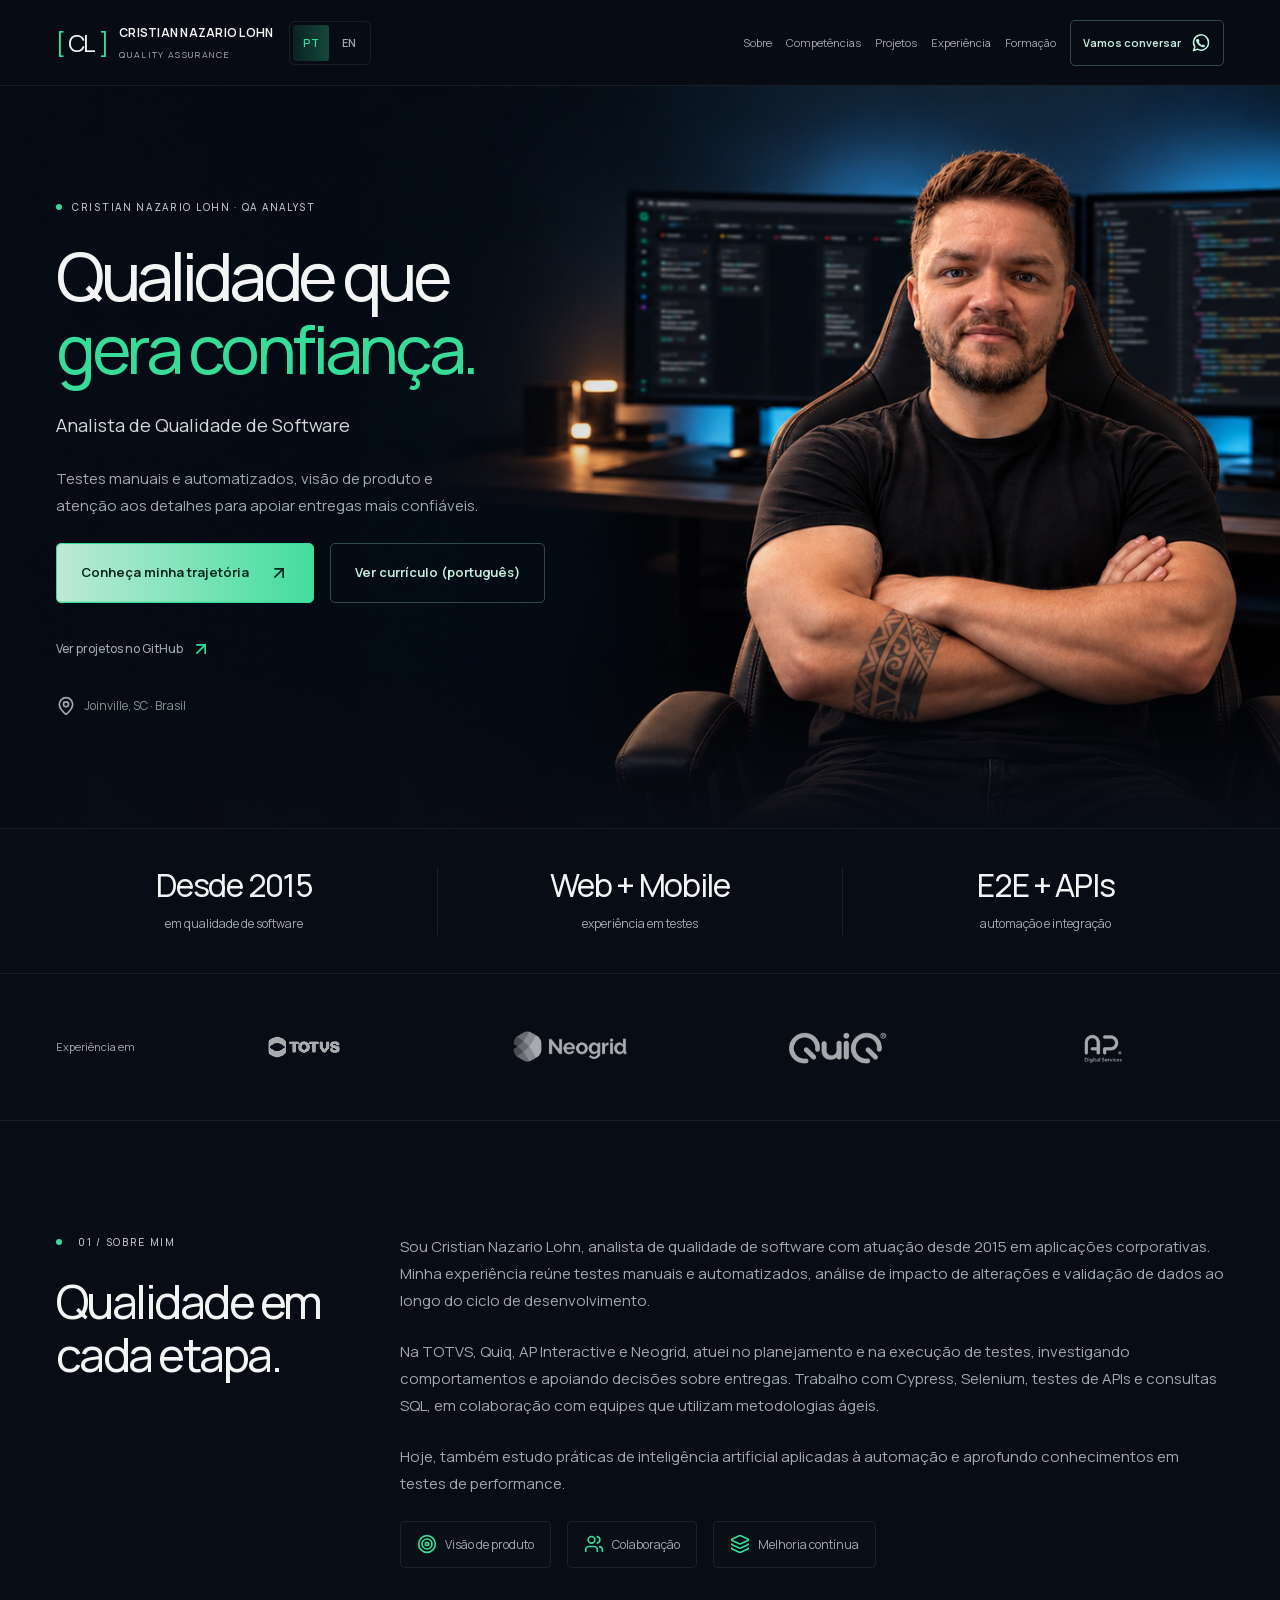
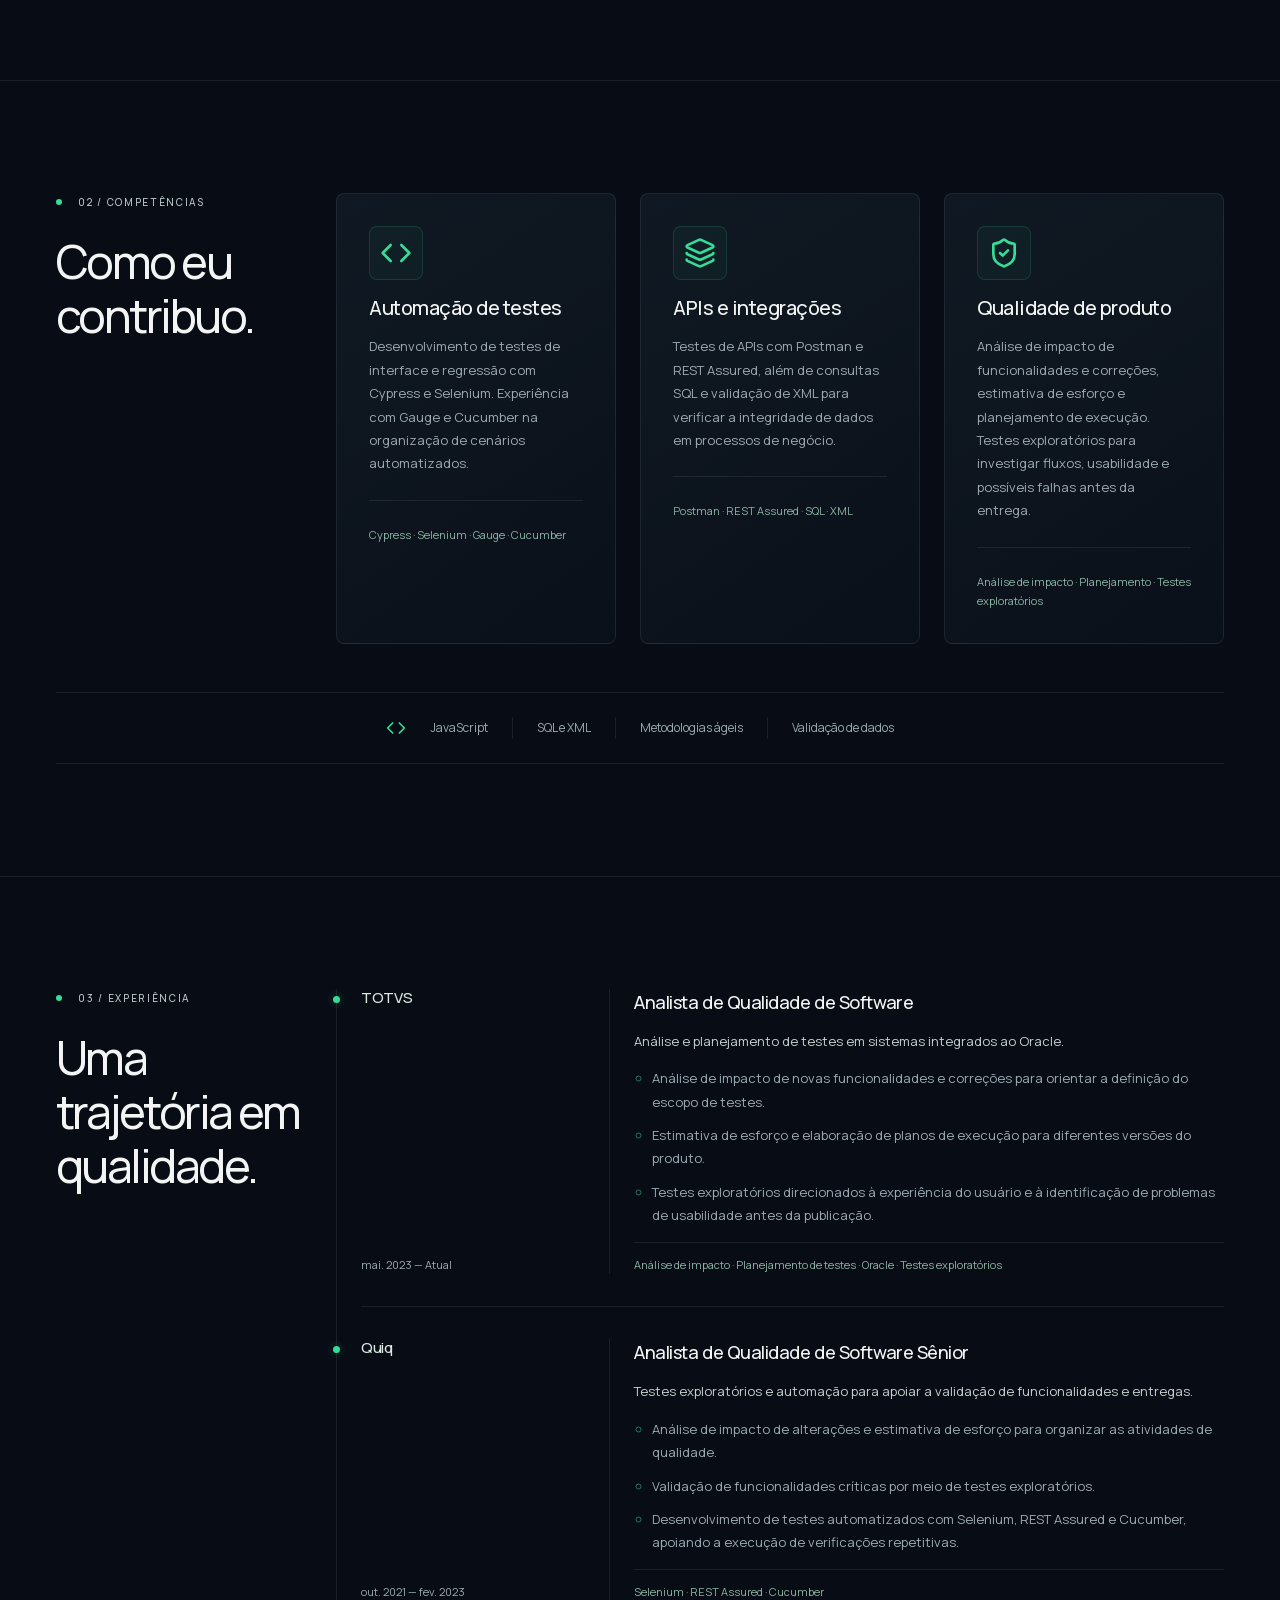
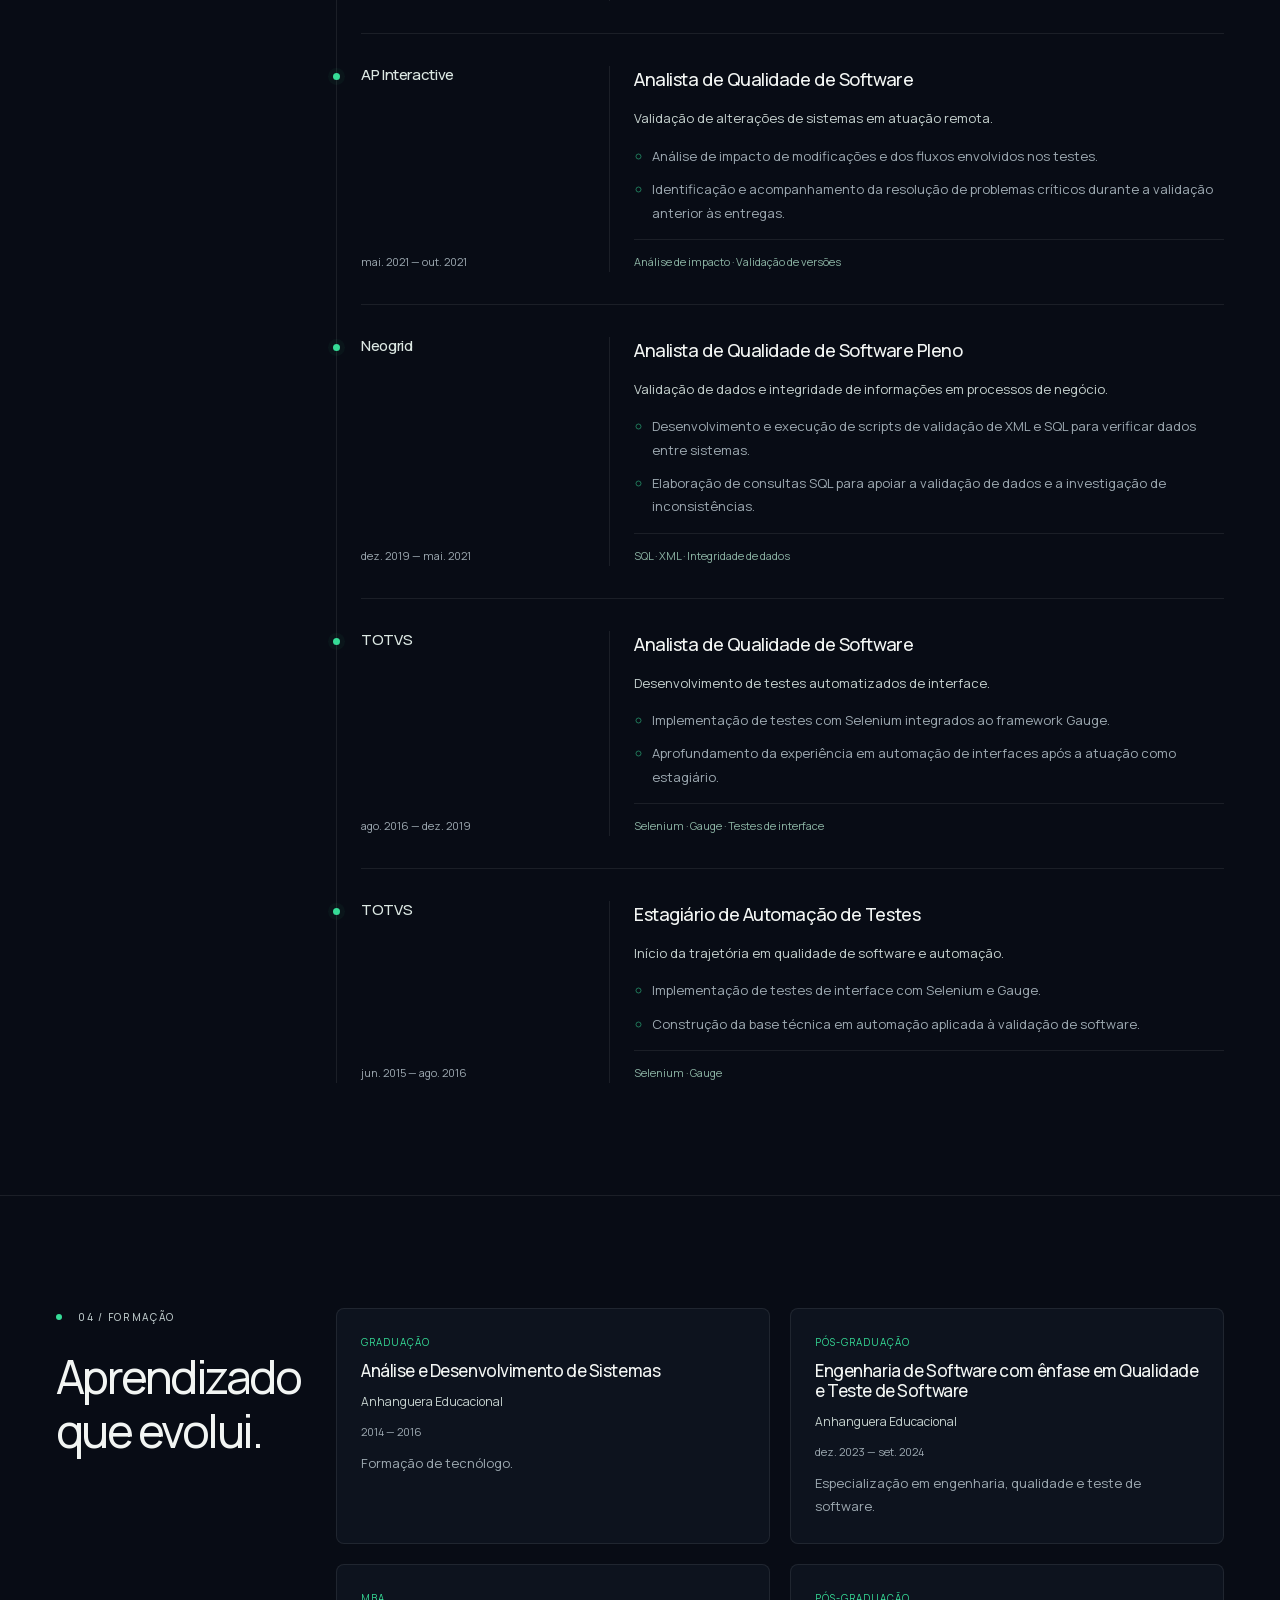
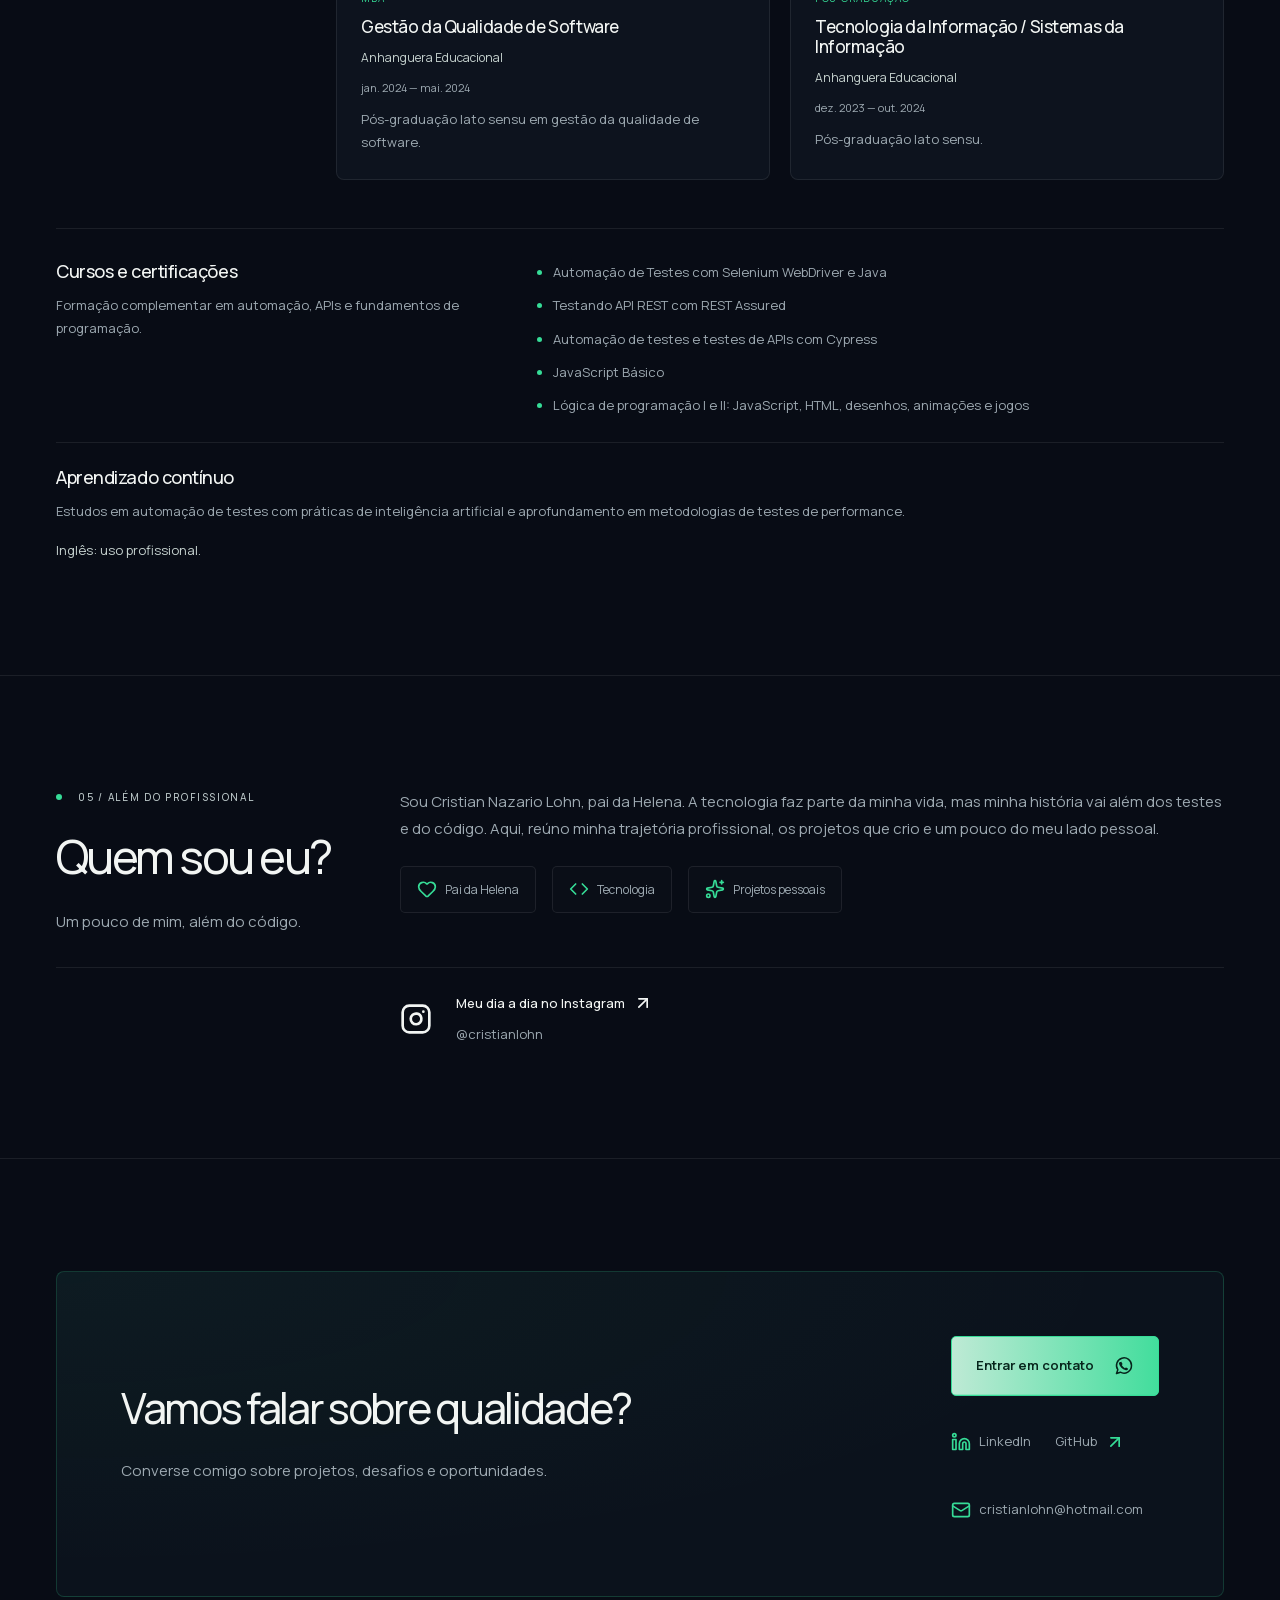
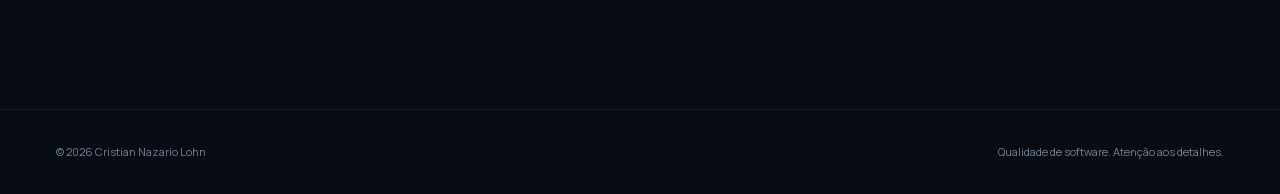
<file: index.html>
<!doctype html>
<html lang="pt-BR"><head data-forma-key="742e4d9d-9f48-4f87-aa64-7927dced3a9f">
  <meta charset="UTF-8" data-forma-key="9983ed4c-b155-4bf8-a88c-44a43e7c2e31">
  <meta name="viewport" content="width=device-width, initial-scale=1" data-forma-key="8f0eb5d0-8ad1-4099-90ef-3b623051bb37">
  <meta name="robots" content="noindex, nofollow" data-forma-key="2f94a19f-b52a-4fed-840d-349de835027e">
  <meta name="description" content="Cristian Nazario Lohn, Analista de Qualidade de Software. Conheça minha trajetória, competências em testes manuais e automatizados e experiência em QA." data-forma-key="b9e9b848-1a5d-459b-8c3f-c9a0f7692f71">
  <title data-forma-key="9aa887f6-1d7d-4786-8fc0-e8adf25eac3b">Cristian Nazario Lohn — Qualidade de Software</title>
  <link rel="canonical" href="https://cristian.catuto.com.br/" data-forma-key="1c12a1f9-e71f-415e-99da-c8a3e72d5868">
  <link rel="alternate" hreflang="pt-BR" href="https://cristian.catuto.com.br/" data-forma-key="6781f5dc-56b7-4345-b699-5896ac59e36e">
  <link rel="alternate" hreflang="en" href="https://cristian.catuto.com.br/en/" data-forma-key="3ee3ec5b-19f3-40ae-8611-83c78499cb49">
  <link rel="alternate" hreflang="x-default" href="https://cristian.catuto.com.br/" data-forma-key="04fc92af-a755-43ab-b5c2-870bcc5d5f09">
  <meta property="og:url" content="https://cristian.catuto.com.br/" data-forma-key="e7a039b3-a858-4ad7-be27-ee0f96ddf6d6">
  <link rel="preload" href="assets/fonts/manrope-latin.woff2" as="font" type="font/woff2" crossorigin="" data-forma-key="5790b11b-8f99-4539-b1a7-6a12e50d7567">
  <link rel="stylesheet" href="assets/css/design-system.css" data-forma-key="fc940d8b-b072-4610-8c36-0ea47c623e97">
  <link rel="stylesheet" href="assets/css/style.desktop-f0684711.desktop-61d12e92.desktop-a07adba9.css" data-forma-key="31aaf127-f1d8-489a-ad68-68d83e2b8c03">
  <script src="assets/js/script.js" defer="" data-forma-key="41aaf5b6-e6ce-45b0-b7a5-720bc6cd0e49"></script>
<link rel="stylesheet" href="assets/fonts/fonts.css" data-forma-fonts="v1" data-forma-key="6e2684af-e024-4312-915a-ea4380494b94">
  <link rel="stylesheet" href="assets/css/catuto.desktop-5f5ec388.css" data-forma-key="67589ba0-3332-41af-ae6a-5db65466fd49">
</head>
<body data-forma-key="14867813-5987-40bb-b710-be8789e90deb">
  <a class="skip-link" href="./#conteudo" data-forma-key="c2080b8b-1824-477d-8bae-7bbf7bc5b649">Pular para o conteúdo</a>
  <header class="site-header" data-forma-key="4c300025-f7d0-4d95-b64b-87d9cd71864e">
    <div class="container header-inner" data-forma-key="7bf687e1-f96b-43d4-aa79-5fbf2a7b2ddb">
      <div class="header-top" data-forma-key="49086fad-dbce-4c9e-b12e-f681833be311">
      <a class="brand" href="./#inicio" aria-label="Cristian Nazario Lohn — início" data-forma-key="dc96ae3b-84cf-4351-a38d-ce4e71ce4bdc">
        <span class="brand-monogram" data-forma-key="b7aafc8d-180f-4357-84bf-5080e225092a"><span data-forma-key="a0129a79-0e78-473b-b45f-ccb98b17dc2b">[</span> CL <span data-forma-key="0508b1cb-c73a-41f7-af20-dbaf592a3876">]</span></span>
        <span class="brand-copy" data-forma-key="ef7a4892-4233-4d1c-8fd2-88f455ca100a"><strong data-forma-key="8bee6671-1e4e-4340-9046-6eab96d088b0">CRISTIAN NAZARIO LOHN</strong><span data-forma-key="e9b18302-4c0b-4a6d-96dc-5054d81d15ee">QUALITY ASSURANCE</span></span>
      </a>
      <div class="header-tools" data-forma-key="152312d0-6cd4-47f5-b81c-4483d1039397">
      <nav class="language-switch" aria-label="Idioma do site" data-forma-key="6ac04dea-16c1-413a-a270-368f1757110f">
        <a href="./" lang="pt-BR" hreflang="pt-BR" aria-label="Ver site em português" aria-current="page" data-language="pt" data-forma-key="4ff1a3fa-d304-458e-a639-8c672a1d58e4">PT</a>
        <a href="en-index/" lang="en" hreflang="en" aria-label="View website in English" data-language="en" data-forma-key="4cf42782-ff09-47e8-83c8-8c7b0c92f201">EN</a>
      </nav>
      <button class="menu-toggle" type="button" aria-expanded="false" aria-controls="navegacao" aria-label="Abrir menu" hidden="" data-forma-key="e2dc806b-8d58-4721-88e9-78e6590f2c5d"><svg xmlns="http://www.w3.org/2000/svg" width="24" height="24" viewBox="0 0 24 24" fill="none" stroke="currentColor" stroke-width="2" stroke-linecap="round" stroke-linejoin="round" data-iconstack="lucide:menu" class="icon menu-open-icon" aria-hidden="true" data-forma-key="ca96365d-d037-4f20-b948-05637d95c789">
  <path d="M4 5h16" data-forma-key="88a4a859-e239-4981-a6b9-5c4b9770a89e"></path>
  <path d="M4 12h16" data-forma-key="3546e34a-1cf1-42ae-9961-db4bcc3199de"></path>
  <path d="M4 19h16" data-forma-key="5461d4e9-a171-4af3-8baa-d03f6dce5ae8"></path>
</svg><svg xmlns="http://www.w3.org/2000/svg" width="24" height="24" viewBox="0 0 24 24" fill="none" stroke="currentColor" stroke-width="2" stroke-linecap="round" stroke-linejoin="round" data-iconstack="lucide:x" class="icon menu-close-icon" aria-hidden="true" data-forma-key="3ad62909-d944-4ab8-8fec-906572bcebbf">
  <path d="M18 6 6 18" data-forma-key="bf757103-cc81-4ea0-9744-3319e658ba67"></path>
  <path d="m6 6 12 12" data-forma-key="fae80df3-5988-4eac-815b-bbb7613c7fda"></path>
</svg></button>
      </div>
      </div>
      <nav id="navegacao" class="site-nav" aria-label="Navegação principal" data-forma-key="ee969221-5b8d-419b-bd38-e894dca46cb7">
        <a href="./#sobre" data-forma-key="6d7f6e25-3101-4a9c-8c3d-772a8caf07f3">Sobre</a>
        <a href="./#competencias" data-forma-key="9b840157-7156-4829-abe5-04555a7d4194">Competências</a>
        <a href="https://github.com/cristianlohn" target="_blank" rel="noopener noreferrer" data-forma-key="055058e4-e272-46a8-abcf-c6c8f7aabedc">Projetos<span class="sr-only" data-forma-key="0ac3e207-fdae-4ffa-b29f-30ae47866eea"> (abre em nova aba)</span></a>
        <a href="./#experiencia" data-forma-key="4bd98d69-efd3-40c3-8c1c-f7a2778ec764">Experiência</a>
        <a href="./#formacao" data-forma-key="9717a9ca-ff2b-4d89-9a7a-0aeeb63c894c">Formação</a>
        <a class="button button-outline header-cta" href="https://wa.me/5547996348698" data-forma-key="799c18f9-7103-4ac1-b21e-9382712a45c8" target="_blank" rel="noopener noreferrer">Vamos conversar <svg xmlns="http://www.w3.org/2000/svg" width="24" height="24" viewBox="0 0 24 24" fill="none" stroke="currentColor" stroke-width="1.8" stroke-linecap="round" stroke-linejoin="round" class="icon" aria-hidden="true" data-forma-key="a4ad3e07-4c6c-4040-b8f3-d08653f3dc1e"><path d="M21 11.5a9 9 0 0 1-13.4 7.9L3 21l1.6-4.6A9 9 0 1 1 21 11.5Z"></path><path d="M8.2 7.2c.3-.3.7-.2.9.2l1 2c.1.3.1.5-.1.7l-.7.8a8 8 0 0 0 3.8 3.8l.8-.7c.2-.2.4-.2.7-.1l2 1c.4.2.5.6.2.9l-.8.9c-.5.5-1.2.6-1.9.4-4.1-1.3-7.3-4.5-8.1-7.9-.2-.6 0-1.1.4-1.5l.8-.5Z" fill="currentColor" stroke="none"></path></svg></a>
      </nav>
    </div>
  </header>
  <main id="conteudo" tabindex="-1" data-forma-key="a3f2a95a-30e2-476a-ab58-3d82d0fc401e">
    <section id="inicio" class="section hero" aria-labelledby="titulo-inicial" data-forma-key="8e636f5c-c1a6-4864-a711-31117a001e22">
      <div class="container hero-container" data-forma-key="b7aa131f-e36b-4c72-a81c-652af0d49705">
        <div class="hero-content" data-forma-key="b6f5f990-feed-4f47-9345-97583b636f5d">
          <p class="eyebrow" data-forma-key="7eef5d60-1d99-429b-ba08-0615f711c372">CRISTIAN NAZARIO LOHN · QA ANALYST</p>
          <h1 id="titulo-inicial" data-forma-key="efeffb3e-6d5a-4dc8-94ce-3c5b405af692">Qualidade que <span class="accent" data-forma-key="457de232-11fe-48e1-807c-66b6f140edcd">gera confiança.</span></h1>
          <p class="hero-subtitle" data-forma-key="3e6e06c0-147f-4b92-b8ca-0fda0dfb0741">Analista de Qualidade de Software</p>
          <p class="hero-description" data-forma-key="c8a8c492-d217-4e60-a194-172bf9676aa9">Testes manuais e automatizados, visão de produto e atenção aos detalhes para apoiar entregas mais confiáveis.</p>
          <div class="hero-actions" data-forma-key="dc5c4afa-51f6-41e9-b270-d23f65b15f9b">
            <a class="button button-primary" href="./#experiencia" data-forma-key="3dac3223-a539-42c6-9c62-af85baa8a429" style="background-image: linear-gradient(90deg, rgb(190, 234, 213) 0%, rgb(54, 220, 151) 50%, rgb(190, 234, 213) 100%) !important;">Conheça minha trajetória <svg xmlns="http://www.w3.org/2000/svg" width="24" height="24" viewBox="0 0 24 24" fill="none" stroke="currentColor" stroke-width="2" stroke-linecap="round" stroke-linejoin="round" data-iconstack="lucide:arrow-up-right" class="icon" aria-hidden="true" data-forma-key="e6925459-a72e-4fce-992b-20682167cbac">
  <path d="M7 7h10v10" data-forma-key="9736c76c-9d65-4e5f-a08a-ba3d9e25eadd"></path>
  <path d="M7 17 17 7" data-forma-key="3987d7a2-ca54-415b-9e2c-d72a67a01587"></path>
</svg></a>
            <a class="button button-outline" href="https://drive.google.com/file/d/1pOPej44ps9NyS-fhHo_g3kHNrRXFnWnm/view?usp=drive_link" target="_blank" rel="noopener noreferrer" aria-describedby="curriculo-status" data-forma-key="7ab9459f-7ce8-4493-8e4a-08d37436244b">Ver currículo (português)</a>
          </div>
          <span id="curriculo-status" class="sr-only" data-forma-key="b1137975-ce81-480c-a73e-731fed3c0461">Abre o currículo no Google Drive em nova aba, onde pode ser baixado.</span>
          <a class="text-link" href="https://github.com/cristianlohn" target="_blank" rel="noopener noreferrer" data-forma-key="67752bb2-05aa-4080-98fe-c2156bc2e9f9">Ver projetos no GitHub <svg xmlns="http://www.w3.org/2000/svg" width="24" height="24" viewBox="0 0 24 24" fill="none" stroke="currentColor" stroke-width="2" stroke-linecap="round" stroke-linejoin="round" data-iconstack="lucide:arrow-up-right" class="icon" aria-hidden="true" data-forma-key="9cc343e4-4bba-4084-90c5-b2644f8377c8">
  <path d="M7 7h10v10" data-forma-key="6d175dad-0327-4cf7-a5e8-7a4923d8625f"></path>
  <path d="M7 17 17 7" data-forma-key="0e1d576c-afc6-4c43-8e46-2c621e0aa292"></path>
</svg><span class="sr-only" data-forma-key="4a8c6a20-975f-4c25-a7e7-05efe18b2150"> (abre em nova aba)</span></a>
          <p class="location" data-forma-key="33f2ba75-2c5b-47ca-a6fa-ef207110425c"><svg xmlns="http://www.w3.org/2000/svg" width="24" height="24" viewBox="0 0 24 24" fill="none" stroke="currentColor" stroke-width="2" stroke-linecap="round" stroke-linejoin="round" data-iconstack="lucide:map-pin" class="icon" aria-hidden="true" data-forma-key="d19ad328-72fa-4801-9873-93d8d264480c">
  <path d="M20 10c0 4.993-5.539 10.193-7.399 11.799a1 1 0 0 1-1.202 0C9.539 20.193 4 14.993 4 10a8 8 0 0 1 16 0" data-forma-key="c2f0f555-39dd-4ba5-a63c-6c30dc3b4e31"></path>
  <circle cx="12" cy="10" r="3" data-forma-key="04646c87-feaa-420f-87af-850e1621ba1f"></circle>
</svg>Joinville, SC · Brasil</p>
        </div>
      </div>
    </section>
    <section id="indicadores" class="section metrics-section" aria-label="Experiência em qualidade de software" data-forma-key="7330e6f1-24eb-44a1-90bd-83e99eb5f4aa">
      <div class="container" data-forma-key="b3255865-a437-41c3-9ccd-df9de93802f8">
        <dl class="metrics" data-forma-key="dd882871-c83d-4478-8d45-3541f4d4e920">
          <div class="metric" data-forma-key="cf249027-8048-4ed5-b863-749fd20d5ea1"><dt data-forma-key="eaaa8a8a-2cda-4071-acee-99eab3251bf2">Desde 2015</dt><dd data-forma-key="74ae7a3b-f468-4586-a7b3-60161720b401">em qualidade de software</dd></div>
          <div class="metric" data-forma-key="903e0086-c180-4fe1-b179-5d9920c686d0"><dt data-forma-key="bf742ef1-be90-4cb7-a1b3-cad79828027f">Web + Mobile</dt><dd data-forma-key="bcd946fd-5a9a-420d-b773-1a901ab09d12">experiência em testes</dd></div>
          <div class="metric" data-forma-key="6201c470-e99e-4cec-b5ac-2a0b8f2f59a7"><dt data-forma-key="094bece9-a1b9-44bf-9021-9d951dd04c40">E2E + APIs</dt><dd data-forma-key="8f62a066-bbaf-4a23-88b7-7e402cb95190">automação e integração</dd></div>
        </dl>
      </div>
    </section>
    <section id="empresas" class="section companies-section" aria-label="Empresas da trajetória profissional" data-forma-key="e9a70122-bdc3-4141-b016-9cdff4b847a7">
      <div class="container companies-inner" data-forma-key="a5bbbf54-ce80-444f-8b50-33b036ad1959">
        <p class="companies-label" data-forma-key="a46a0ac1-1d5f-4f46-ab47-26d3c203ffcf">Experiência em</p>
        <ul class="companies-list" data-forma-key="28f26c93-5257-43f2-ab10-fab9dc5a3430"><li class="company-logo-tile" data-forma-key="6106e433-090f-4cb1-a2fa-3554da2aa9e3"><img class="company-logo" src="assets/img/totvs-monochrome.svg" alt="TOTVS" width="3840" height="2160" loading="lazy" decoding="async" data-forma-key="a1198cf8-ab8e-4d60-a4ad-91e5b4a138ad"></li><li class="company-logo-tile" data-forma-key="b6c41aa0-2506-4a37-9ee6-a79b7d636646"><img class="company-logo" src="assets/img/neogrid-monochrome.svg" alt="Neogrid" width="5334" height="1705" loading="lazy" decoding="async" data-forma-key="0ce022ba-daf2-4005-93bc-ebd09f83ea44"></li><li class="company-logo-tile" data-forma-key="a882c582-d415-4e00-a232-703e985b5e5e"><img class="company-logo" src="assets/img/quiq-monochrome.svg" alt="QUIQ" width="160" height="80" loading="lazy" decoding="async" data-forma-key="93e329b5-295a-4de4-aaea-027026f09115"></li><li class="company-logo-tile company-logo-square" data-forma-key="e671ac69-a40b-4e4c-bec6-2478634e35eb"><img class="company-logo" src="assets/img/ap-digital-monochrome.svg" alt="AP Digital Services" width="80" height="80" loading="lazy" decoding="async" data-forma-key="b3fde369-e928-4f1a-9dbb-7465171b8d37"></li></ul>
      </div>
    </section>
    <section id="sobre" class="section" aria-labelledby="sobre-titulo" data-forma-key="c3ba05f8-9756-4739-9119-c0c5e84da14c">
      <div class="container editorial about-layout" data-forma-key="85815545-b7d5-4165-9bf7-dd0da5c2da23">
        <div class="section-heading" data-forma-key="fc2fdc4e-82df-4617-bb09-1f1dbdd31416"><p class="eyebrow section-label" data-forma-key="75632781-7ea0-41c0-b616-4422eefb80d8">01 / SOBRE MIM</p><h2 id="sobre-titulo" data-forma-key="cc4a38bb-6ec4-4530-b418-54c46ba48815">Qualidade em cada etapa.</h2></div>
        <div class="section-content about-content" data-forma-key="9a36236f-5109-461f-b6e3-e2404b78d47c">
          <p data-forma-key="be56d87c-e085-4873-b326-566cf76bcc9a">Sou Cristian Nazario Lohn, analista de qualidade de software com atuação desde 2015 em aplicações corporativas. Minha experiência reúne testes manuais e automatizados, análise de impacto de alterações e validação de dados ao longo do ciclo de desenvolvimento.</p>
          <p data-forma-key="fea5ef19-948c-4524-bdf0-def0646dd85d">Na TOTVS, Quiq, AP Interactive e Neogrid, atuei no planejamento e na execução de testes, investigando comportamentos e apoiando decisões sobre entregas. Trabalho com Cypress, Selenium, testes de APIs e consultas SQL, em colaboração com equipes que utilizam metodologias ágeis.</p>
          <p data-forma-key="bdb76965-25fe-43c4-aa55-f1fac7ae953b">Hoje, também estudo práticas de inteligência artificial aplicadas à automação e aprofundo conhecimentos em testes de performance.</p>
          <ul class="attributes" data-forma-key="0b86bef9-ffc2-4713-b78c-d4c8814bed16">
            <li data-forma-key="8215ca3f-fa63-4dd1-83a4-569e348ce6c1"><svg xmlns="http://www.w3.org/2000/svg" width="24" height="24" viewBox="0 0 24 24" fill="none" stroke="currentColor" stroke-width="2" stroke-linecap="round" stroke-linejoin="round" data-iconstack="lucide:target" class="icon" aria-hidden="true" data-forma-key="91557408-4e43-476b-87e8-d1455c538a46">
  <circle cx="12" cy="12" r="10" data-forma-key="a1f9e1be-28e7-4e68-b235-771f981a616d"></circle>
  <circle cx="12" cy="12" r="6" data-forma-key="0d10a93d-3e84-4172-aefe-643bbf97d568"></circle>
  <circle cx="12" cy="12" r="2" data-forma-key="f8bee81c-bea1-4395-8def-131145156cac"></circle>
</svg>Visão de produto</li>
            <li data-forma-key="e9d190e2-fc04-442b-bddc-5d15ec66d278"><svg xmlns="http://www.w3.org/2000/svg" width="24" height="24" viewBox="0 0 24 24" fill="none" stroke="currentColor" stroke-width="2" stroke-linecap="round" stroke-linejoin="round" data-iconstack="lucide:users" class="icon" aria-hidden="true" data-forma-key="824dfd18-0735-44c1-8d43-1091a72bae39">
  <path d="M16 21v-2a4 4 0 0 0-4-4H6a4 4 0 0 0-4 4v2" data-forma-key="40345660-7ba3-4194-81c7-3d41514c4bf9"></path>
  <path d="M16 3.128a4 4 0 0 1 0 7.744" data-forma-key="c675a8ff-c378-48dc-8bde-faa681a0e85d"></path>
  <path d="M22 21v-2a4 4 0 0 0-3-3.87" data-forma-key="a016f9bb-6868-442b-a3a9-b580e12382ed"></path>
  <circle cx="9" cy="7" r="4" data-forma-key="c9e31ddc-7d3d-4f66-bc6f-fd641c453c01"></circle>
</svg>Colaboração</li>
            <li data-forma-key="bc67764b-31a6-4164-8cdd-dfbd392c813f"><svg xmlns="http://www.w3.org/2000/svg" width="24" height="24" viewBox="0 0 24 24" fill="none" stroke="currentColor" stroke-width="2" stroke-linecap="round" stroke-linejoin="round" data-iconstack="lucide:layers" class="icon" aria-hidden="true" data-forma-key="bac233b8-288f-4521-b895-d0bc2e9b6c03">
  <path d="M12.83 2.18a2 2 0 0 0-1.66 0L2.6 6.08a1 1 0 0 0 0 1.83l8.58 3.91a2 2 0 0 0 1.66 0l8.58-3.9a1 1 0 0 0 0-1.83z" data-forma-key="cd55d8ca-1cff-450a-b154-d6e7236b15c4"></path>
  <path d="M2 12a1 1 0 0 0 .58.91l8.6 3.91a2 2 0 0 0 1.65 0l8.58-3.9A1 1 0 0 0 22 12" data-forma-key="43d6553d-3254-4233-8298-922481820077"></path>
  <path d="M2 17a1 1 0 0 0 .58.91l8.6 3.91a2 2 0 0 0 1.65 0l8.58-3.9A1 1 0 0 0 22 17" data-forma-key="1058a975-0eac-4f35-8de3-0aeedcfd3bd8"></path>
</svg>Melhoria contínua</li>
          </ul>
        </div>
      </div>
    </section>
    <section id="competencias" class="section" aria-labelledby="competencias-titulo" data-forma-key="b9d64bad-0340-4303-b612-b345364ae5e8">
      <div class="container competence-container" data-forma-key="33e30541-73d0-4791-877e-5ab4d11bd403">
        <div class="editorial competence-layout" data-forma-key="c486fc72-af21-4692-addf-f7c89107651c">
          <div class="section-heading" data-forma-key="e204f8bd-5767-4bce-be54-2c5d2daa3b54"><p class="eyebrow section-label" data-forma-key="4ce8ca84-b6ec-4abb-ba3b-d97f511f9256">02 / COMPETÊNCIAS</p><h2 id="competencias-titulo" data-forma-key="05870dad-28e9-40bc-ac94-e776e9c44845">Como eu contribuo.</h2></div>
          <div class="section-content skill-cards" data-forma-key="8d7a1c83-c7fd-4f1c-ad5c-27f67d742ee0">
            <article class="skill-card" data-forma-key="86390280-b6c9-457d-97b5-760297a29ebb"><svg xmlns="http://www.w3.org/2000/svg" width="24" height="24" viewBox="0 0 24 24" fill="none" stroke="currentColor" stroke-width="2" stroke-linecap="round" stroke-linejoin="round" data-iconstack="lucide:code" class="icon feature-icon" aria-hidden="true" data-forma-key="1eccf836-9bae-48e1-8148-3ad491835ece">
  <path d="m16 18 6-6-6-6" data-forma-key="d8d2acd4-1038-4ae7-a8ba-326ac4a51c1d"></path>
  <path d="m8 6-6 6 6 6" data-forma-key="84b1b6c2-0690-41d6-88d1-d6054bfd8a47"></path>
</svg><h3 data-forma-key="d0c79279-a787-453b-a954-2b4939bf9e02">Automação de testes</h3><p data-forma-key="f24024c7-58d5-45ce-88fc-dbe986b1c8c6">Desenvolvimento de testes de interface e regressão com Cypress e Selenium. Experiência com Gauge e Cucumber na organização de cenários automatizados.</p><p class="technologies" data-forma-key="1abcd2c2-fe58-416a-9f6c-ab1ea5e75f33">Cypress · Selenium · Gauge · Cucumber</p></article>
            <article class="skill-card" data-forma-key="7e8471a7-d719-4b0c-ad21-cfe68299fab4"><svg xmlns="http://www.w3.org/2000/svg" width="24" height="24" viewBox="0 0 24 24" fill="none" stroke="currentColor" stroke-width="2" stroke-linecap="round" stroke-linejoin="round" data-iconstack="lucide:layers" class="icon feature-icon" aria-hidden="true" data-forma-key="2f9a1e4b-83ba-4199-8ce5-d8ee6925b4fb">
  <path d="M12.83 2.18a2 2 0 0 0-1.66 0L2.6 6.08a1 1 0 0 0 0 1.83l8.58 3.91a2 2 0 0 0 1.66 0l8.58-3.9a1 1 0 0 0 0-1.83z" data-forma-key="eba4c046-c556-4dcd-ad47-f4633269d7ee"></path>
  <path d="M2 12a1 1 0 0 0 .58.91l8.6 3.91a2 2 0 0 0 1.65 0l8.58-3.9A1 1 0 0 0 22 12" data-forma-key="b0ab544d-702e-47cd-af9a-4c5c79c39158"></path>
  <path d="M2 17a1 1 0 0 0 .58.91l8.6 3.91a2 2 0 0 0 1.65 0l8.58-3.9A1 1 0 0 0 22 17" data-forma-key="2e140758-4cda-474e-9fb2-30cf8f60710d"></path>
</svg><h3 data-forma-key="d92f6d16-bf48-42e6-80e0-1d8344d1df4c">APIs e integrações</h3><p data-forma-key="20df728e-769d-4c7f-add8-bdc97989190d">Testes de APIs com Postman e REST Assured, além de consultas SQL e validação de XML para verificar a integridade de dados em processos de negócio.</p><p class="technologies" data-forma-key="f4681a75-882d-4ab3-bf8b-2b4a0196608b">Postman · REST Assured · SQL · XML</p></article>
            <article class="skill-card" data-forma-key="d80b5d01-1627-40b9-9fb5-792d5edeb170"><svg xmlns="http://www.w3.org/2000/svg" width="24" height="24" viewBox="0 0 24 24" fill="none" stroke="currentColor" stroke-width="2" stroke-linecap="round" stroke-linejoin="round" data-iconstack="lucide:shield-check" class="icon feature-icon" aria-hidden="true" data-forma-key="e4e5fea1-8194-429f-beb3-e8b12e79a2d6">
  <path d="M20 13c0 5-3.5 7.5-7.66 8.95a1 1 0 0 1-.67-.01C7.5 20.5 4 18 4 13V6a1 1 0 0 1 1-1c2 0 4.5-1.2 6.24-2.72a1.17 1.17 0 0 1 1.52 0C14.51 3.81 17 5 19 5a1 1 0 0 1 1 1z" data-forma-key="0367892d-c7ef-4459-ba45-755922c25fce"></path>
  <path d="m9 12 2 2 4-4" data-forma-key="0bf8ced2-4f3e-4505-851b-737556942cfa"></path>
</svg><h3 data-forma-key="ab0e3924-3d6a-4184-a557-fa8d2005a684">Qualidade de produto</h3><p data-forma-key="5dcd8111-9abd-457c-a51b-ce9ca724616c">Análise de impacto de funcionalidades e correções, estimativa de esforço e planejamento de execução. Testes exploratórios para investigar fluxos, usabilidade e possíveis falhas antes da entrega.</p><p class="technologies" data-forma-key="0eecdfdc-068e-4945-8fa0-2da01f83989e">Análise de impacto · Planejamento · Testes exploratórios</p></article>
          </div>
        </div>
        <div class="technology-band" data-forma-key="b6788c95-85dd-4b64-bf92-b5a0190c094c"><svg xmlns="http://www.w3.org/2000/svg" width="24" height="24" viewBox="0 0 24 24" fill="none" stroke="currentColor" stroke-width="2" stroke-linecap="round" stroke-linejoin="round" data-iconstack="lucide:code" class="icon" aria-hidden="true" data-forma-key="599b112f-c102-4078-ab44-86b8340fdc42">
  <path d="m16 18 6-6-6-6" data-forma-key="518f8bc1-0ce7-4fe0-9e7c-2ed5fb2cb599"></path>
  <path d="m8 6-6 6 6 6" data-forma-key="a41ad03c-2fbd-459c-bac5-45e2ffceef8f"></path>
</svg><ul data-forma-key="9f12c767-4fd1-4846-9256-9e2bbf31ba2b"><li data-forma-key="d7af45b5-441c-4f8c-ba19-4987238488c2">JavaScript</li><li data-forma-key="0c09d0bd-3741-4711-a691-ef560722aeb0">SQL e XML</li><li data-forma-key="1ad2168e-ce4b-4939-b15e-fce06e8aa8ed">Metodologias ágeis</li><li data-forma-key="a47d8880-37bb-4e69-89a9-d902088675c9">Validação de dados</li></ul></div>
      </div>
    </section>
    <section id="experiencia" class="section" aria-labelledby="experiencia-titulo" data-forma-key="7d1f0af5-8609-4e2b-9543-e49ea23e1a62">
      <div class="container editorial" data-forma-key="9368b618-1658-4a71-a07a-41db5a79beab">
        <div class="section-heading" data-forma-key="4dfaa085-38bf-41c2-8df2-cdf8f5a0448e"><p class="eyebrow section-label" data-forma-key="d67a70aa-0845-4ec7-b84e-64bda3f10fd7">03 / EXPERIÊNCIA</p><h2 id="experiencia-titulo" data-forma-key="b7c6f985-122d-4518-ad7d-48333d73eee2">Uma trajetória em qualidade.</h2></div>
        <ol class="section-content timeline" data-forma-key="d91d445f-e116-44ec-a268-1bef848efacb">
          <li class="timeline-item" data-forma-key="235cbc48-b27e-482e-af3e-4f52f9509620">
            <div class="job-meta" data-forma-key="2aa71feb-ac7a-43b0-959e-5a2a7ab579c3"><h3 class="company-name" data-forma-key="68013f9a-0447-4522-be0d-e3c86a6985d7">TOTVS</h3><p class="job-date" data-forma-key="3d89da2a-2aa8-4fee-a58f-9b0390f5f482">mai. 2023 — Atual</p></div>
            <div class="job-detail" data-forma-key="b32fe858-dcb8-4e04-8f02-7524b1c3dfb4"><h3 data-forma-key="a7cfb06a-fd41-42ec-8fc7-8c67e43ff649">Analista de Qualidade de Software</h3><p class="job-summary" data-forma-key="4698d430-8fd9-4a2c-b8c6-5f789ab42982">Análise e planejamento de testes em sistemas integrados ao Oracle.</p>
              <ul class="job-responsibilities" data-forma-key="353b1538-47c5-44ab-8ab2-8dc7d3007552"><li data-forma-key="557ea5d1-9094-4f56-a4f8-59342783dfbd">Análise de impacto de novas funcionalidades e correções para orientar a definição do escopo de testes.</li><li data-forma-key="2daaf59e-4a8d-4699-b3ea-704773d9a8de">Estimativa de esforço e elaboração de planos de execução para diferentes versões do produto.</li><li data-forma-key="0101cbc2-f4fe-43a4-9dac-7b7f5557b7e4">Testes exploratórios direcionados à experiência do usuário e à identificação de problemas de usabilidade antes da publicação.</li></ul>
              <p class="job-tools" data-forma-key="9f1788e8-ee27-43ff-927e-9318c84ac7ab">Análise de impacto · Planejamento de testes · Oracle · Testes exploratórios</p>
            </div>
          </li>
          <li class="timeline-item" data-forma-key="baf7a883-cd02-4a90-a750-e44e334e5bd8">
            <div class="job-meta" data-forma-key="50bdb682-5031-4b9c-8b95-3941c0ee9ba0"><h3 class="company-name" data-forma-key="7f7ec84c-5609-46ce-8a4a-44ed826193c6">Quiq</h3><p class="job-date" data-forma-key="8c5aefc1-8300-48e2-b00a-69b45a512d8d">out. 2021 — fev. 2023</p></div>
            <div class="job-detail" data-forma-key="60803c6e-acd5-4c4b-84f6-54966292c734"><h3 data-forma-key="fdd3a1d8-a626-45c1-904b-74321839764f">Analista de Qualidade de Software Sênior</h3><p class="job-summary" data-forma-key="579e6a11-7fa7-4156-8f9d-36096d9ffd49">Testes exploratórios e automação para apoiar a validação de funcionalidades e entregas.</p>
              <ul class="job-responsibilities" data-forma-key="f69bdd7f-5dd6-4c86-969c-5319176eaeb0"><li data-forma-key="7979d542-cbd3-47a7-adda-57c45c5f3994">Análise de impacto de alterações e estimativa de esforço para organizar as atividades de qualidade.</li><li data-forma-key="67e6cd76-7061-4274-894f-98b6c7a91962">Validação de funcionalidades críticas por meio de testes exploratórios.</li><li data-forma-key="5d526807-5dcb-4aa2-9bf7-9e3483b269c7">Desenvolvimento de testes automatizados com Selenium, REST Assured e Cucumber, apoiando a execução de verificações repetitivas.</li></ul>
              <p class="job-tools" data-forma-key="3410339b-5cd0-4de7-8f4b-46091f9ec8d6">Selenium · REST Assured · Cucumber</p>
            </div>
          </li>
          <li class="timeline-item" data-forma-key="b5f0feb4-5336-46aa-b835-df8c49aa437f">
            <div class="job-meta" data-forma-key="e82f2305-9de7-4c94-9d2e-55af47e729ca"><h3 class="company-name" data-forma-key="a34bbc9d-9d7c-4308-b2ba-c0128e9a159c">AP Interactive</h3><p class="job-date" data-forma-key="bc937359-8b1c-407d-b052-2e792b8be82e">mai. 2021 — out. 2021</p></div>
            <div class="job-detail" data-forma-key="75f8e994-10a5-4508-9d99-fa51ef474c96"><h3 data-forma-key="046869f2-544d-45e2-9d12-ed44e4167c73">Analista de Qualidade de Software</h3><p class="job-summary" data-forma-key="077c164b-7290-4863-bab2-5d42a2971335">Validação de alterações de sistemas em atuação remota.</p>
              <ul class="job-responsibilities" data-forma-key="214337a3-a555-46eb-92ef-3f444d8630dd"><li data-forma-key="f8f1af35-0664-4204-8088-82958c99d3df">Análise de impacto de modificações e dos fluxos envolvidos nos testes.</li><li data-forma-key="6046e500-1f1a-409b-ab63-dbae8369e2b2">Identificação e acompanhamento da resolução de problemas críticos durante a validação anterior às entregas.</li></ul>
              <p class="job-tools" data-forma-key="4ce3db3e-0bf9-4ba3-a9f2-a3cf479f1aea">Análise de impacto · Validação de versões</p>
            </div>
          </li>
          <li class="timeline-item" data-forma-key="0c0123da-349f-423c-8f93-c9fc357b365b">
            <div class="job-meta" data-forma-key="248fb349-d849-41a3-ad0c-d8703320ae0c"><h3 class="company-name" data-forma-key="59b30a2c-5a04-463b-8fef-ca62df28ba41">Neogrid</h3><p class="job-date" data-forma-key="41d25560-3ffd-4778-8caa-2a9101bf5165">dez. 2019 — mai. 2021</p></div>
            <div class="job-detail" data-forma-key="bdac67b4-c05a-4733-bf6d-ba65bad5b33a"><h3 data-forma-key="c7aaf62c-09b8-4bf2-a8b2-951717ef8eaf">Analista de Qualidade de Software Pleno</h3><p class="job-summary" data-forma-key="ef57877f-9477-457c-af9c-02c7a55293a8">Validação de dados e integridade de informações em processos de negócio.</p>
              <ul class="job-responsibilities" data-forma-key="3e150048-c270-4397-a0a2-0ca329159ecd"><li data-forma-key="02941a73-0a8e-463a-b191-ed68ca6546a8">Desenvolvimento e execução de scripts de validação de XML e SQL para verificar dados entre sistemas.</li><li data-forma-key="d0176495-034c-4460-952a-ee3e1271b06f">Elaboração de consultas SQL para apoiar a validação de dados e a investigação de inconsistências.</li></ul>
              <p class="job-tools" data-forma-key="28c7084a-0732-411a-a58f-5754d20acb98">SQL · XML · Integridade de dados</p>
            </div>
          </li>
          <li class="timeline-item" data-forma-key="4fb86468-8c0d-4a5c-ba37-d5f7c415fcaa">
            <div class="job-meta" data-forma-key="d32e075f-ad48-4616-89e0-c20c92f5f6d9"><h3 class="company-name" data-forma-key="b7870873-63f0-45f0-8549-09c0411ee617">TOTVS</h3><p class="job-date" data-forma-key="91ac1313-8af9-44a1-9952-5deb8ff1bf70">ago. 2016 — dez. 2019</p></div>
            <div class="job-detail" data-forma-key="f8ed6002-3d97-4024-b69b-9f2cd1766864"><h3 data-forma-key="a152d1b6-06e4-48d7-a892-35d8de4fdd9c">Analista de Qualidade de Software</h3><p class="job-summary" data-forma-key="0e718a40-9868-4cdf-af49-a65344886b68">Desenvolvimento de testes automatizados de interface.</p>
              <ul class="job-responsibilities" data-forma-key="5b370f1f-92d9-416b-b217-bd67bbb05acc"><li data-forma-key="e5434be4-c6f0-4f12-affb-e5ddb947a6c7">Implementação de testes com Selenium integrados ao framework Gauge.</li><li data-forma-key="a5b61e95-47d8-400a-9457-7b1e2f68411c">Aprofundamento da experiência em automação de interfaces após a atuação como estagiário.</li></ul>
              <p class="job-tools" data-forma-key="f6cfaaa8-6249-48e2-a972-25ced5f866eb">Selenium · Gauge · Testes de interface</p>
            </div>
          </li>
          <li class="timeline-item" data-forma-key="9c1ede36-42b2-41c0-9d43-fac93fbab494">
            <div class="job-meta" data-forma-key="6755037e-af43-42ee-820b-fffdf4c00438"><h3 class="company-name" data-forma-key="6af5b2dc-249e-4692-a7af-5dd56829c986">TOTVS</h3><p class="job-date" data-forma-key="41dcbe54-0257-478f-9210-a24c2410692c">jun. 2015 — ago. 2016</p></div>
            <div class="job-detail" data-forma-key="37703cc1-7d33-48ce-ba04-c3755a22e48a"><h3 data-forma-key="f1cbc194-fba1-4a02-b240-597fae3b64e7">Estagiário de Automação de Testes</h3><p class="job-summary" data-forma-key="0d241190-d62e-4910-a6f0-fb49cfcecddb">Início da trajetória em qualidade de software e automação.</p>
              <ul class="job-responsibilities" data-forma-key="720b9ef7-70c1-4ca5-867e-a7c6182f45d5"><li data-forma-key="5eec2505-1dd6-47f1-b9a7-2f7fe6d24295">Implementação de testes de interface com Selenium e Gauge.</li><li data-forma-key="bcee5954-258f-43e2-b54f-81c865a3a0e9">Construção da base técnica em automação aplicada à validação de software.</li></ul>
              <p class="job-tools" data-forma-key="b614a75b-59e4-46b1-9ca8-cbdd8d82d09e">Selenium · Gauge</p>
            </div>
          </li>
        </ol>
      </div>
    </section>
    <section id="formacao" class="section" aria-labelledby="formacao-titulo" data-forma-key="fe30f587-36dc-484b-a542-5245338a5a5b">
      <div class="container education-container" data-forma-key="f045a74f-093e-470c-933b-54033c347882">
        <div class="editorial" data-forma-key="a8e53631-5c97-47b6-8403-47cc6dccc428">
          <div class="section-heading" data-forma-key="6164f572-e2db-45f6-8e2a-176dbd136982"><p class="eyebrow section-label" data-forma-key="739b20ef-d65f-42d3-92ef-670a4ec9c486">04 / FORMAÇÃO</p><h2 id="formacao-titulo" data-forma-key="646e6939-71ce-46b6-92b1-2f6e995df766">Aprendizado que evolui.</h2></div>
          <ul class="section-content education-list" data-forma-key="41226462-e183-4607-be0d-948de5cc3b84">
            <li class="education-item" data-forma-key="d51e6821-02af-416b-b2f2-72b1d02a702f"><span class="education-type" data-forma-key="1d236de4-56e1-467f-bc54-5f9210ecd20f">Graduação</span><h3 data-forma-key="06cc7f01-03e7-4a12-ac1d-d80431a68354">Análise e Desenvolvimento de Sistemas</h3><p class="education-institution" data-forma-key="1fd0892b-1520-4aae-b8d6-2e784f351583">Anhanguera Educacional</p><p class="education-date" data-forma-key="dcfd5ccc-87ec-4744-9d51-1e54b203cd84">2014 — 2016</p><p data-forma-key="dcf274f9-0188-410d-a8ed-4706c4574be2">Formação de tecnólogo.</p></li>
            <li class="education-item" data-forma-key="6e8db618-9e5e-47ce-9e68-8e8d6eedc074"><span class="education-type" data-forma-key="9cdee73b-c052-4311-9e30-480760277939">Pós-graduação</span><h3 data-forma-key="08366c52-04af-4a90-b4e0-0fa62d0c91b7">Engenharia de Software com ênfase em Qualidade e Teste de Software</h3><p class="education-institution" data-forma-key="9651d405-e114-43bb-8521-2187b25c7259">Anhanguera Educacional</p><p class="education-date" data-forma-key="e65cb84b-bdb8-4272-b5b7-4a1e4f047b70">dez. 2023 — set. 2024</p><p data-forma-key="07e008af-a362-4d08-ad10-ad408448657b">Especialização em engenharia, qualidade e teste de software.</p></li>
            <li class="education-item" data-forma-key="f00543c4-a715-4ee4-b713-f04ba74eb54d"><span class="education-type" data-forma-key="ab92b9e2-f1d7-439b-9175-6026bf15f507">MBA</span><h3 data-forma-key="080e696d-2a33-4495-ba2e-58b80c358c94">Gestão da Qualidade de Software</h3><p class="education-institution" data-forma-key="09f6b2e6-15a5-4b76-8b3d-347e30ba1c67">Anhanguera Educacional</p><p class="education-date" data-forma-key="5fa2bd45-63da-43d8-92a7-e516a5f23b0c">jan. 2024 — mai. 2024</p><p data-forma-key="6edf3b36-46ab-49b1-b5cc-f0118172cd8d">Pós-graduação lato sensu em gestão da qualidade de software.</p></li>
            <li class="education-item" data-forma-key="59c9f270-9958-41de-8b79-9f81fbb92324"><span class="education-type" data-forma-key="381efe3d-40d5-4f89-8130-23a377ad2ffb">Pós-graduação</span><h3 data-forma-key="9b3722fe-40bf-4935-b7a3-e4cf3a387961">Tecnologia da Informação / Sistemas da Informação</h3><p class="education-institution" data-forma-key="76d10816-5c53-41df-bcab-8a65ea0f72fd">Anhanguera Educacional</p><p class="education-date" data-forma-key="7c169ea4-8738-4c15-a9b5-b1641d5091b8">dez. 2023 — out. 2024</p><p data-forma-key="22c3217b-9a3c-497e-a8bb-9de58d2bb839">Pós-graduação lato sensu.</p></li>
          </ul>
        </div>
        <div class="learning-panel" data-forma-key="c1383003-7444-4af8-83b3-5035c8b3ca5d">
          <div data-forma-key="db234440-75be-4789-9643-f912bcac37ba"><h3 data-forma-key="ae925f9e-16c8-43c7-8136-36b60c69222b">Cursos e certificações</h3><p data-forma-key="f31e23ad-3836-4c65-9c61-61bc9d84b4ec">Formação complementar em automação, APIs e fundamentos de programação.</p></div>
          <ul class="learning-list" data-forma-key="f10785e3-a7ad-4284-88b2-6d6276af5952">
            <li data-forma-key="a9448cdc-d601-4c15-b2a6-af60c70c2043">Automação de Testes com Selenium WebDriver e Java</li>
            <li data-forma-key="486f6e87-924c-46a8-8f97-d9f65c572055">Testando API REST com REST Assured</li>
            <li data-forma-key="59280d14-e632-4c41-8ec2-eb13ff504d00">Automação de testes e testes de APIs com Cypress</li>
            <li data-forma-key="f0522345-1363-4f55-b57b-7abc872351b0">JavaScript Básico</li>
            <li data-forma-key="67e1cea6-25dc-4a00-89cb-36f032e33f75">Lógica de programação I e II: JavaScript, HTML, desenhos, animações e jogos</li>
          </ul>
          <div class="learning-current" data-forma-key="c3cd2cf2-dbb2-4571-95f3-001bff7e4674"><h3 data-forma-key="87e3fd4c-52c6-4b63-8c9f-87cb936e1cf1">Aprendizado contínuo</h3><p data-forma-key="cdbd85ee-f119-4b04-be96-1deff180df18">Estudos em automação de testes com práticas de inteligência artificial e aprofundamento em metodologias de testes de performance.</p><p class="language-proficiency" data-forma-key="1fa60519-2a24-4b45-9733-327c592ffd4a">Inglês: uso profissional.</p></div>
        </div>
      </div>
    </section>
    <section id="quem-sou-eu" class="section personal-section" aria-labelledby="quem-sou-eu-titulo" data-forma-key="15c2cff7-b942-4749-8563-de9582458c2e">
      <div class="container personal-container" data-forma-key="f9f2702f-d8a5-4fea-a62c-f8925e2765a9">
        <div class="editorial about-layout" data-forma-key="ad96ab3b-cda3-42ed-b695-c5e573dfc180">
          <div class="section-heading" data-forma-key="c9e2a467-1a8f-4a01-8988-b58c1a45caa6">
            <p class="eyebrow section-label" data-forma-key="1f2f2201-18e0-42b2-b855-5d32fbc354ca">05 / ALÉM DO PROFISSIONAL</p>
            <h2 id="quem-sou-eu-titulo" data-forma-key="f8361734-5fbb-4f99-a123-eba3eae095d5">Quem sou eu?</h2>
            <p data-forma-key="e2b2ccc2-c153-4950-a190-455e1a5c12d0">Um pouco de mim, além do código.</p>
          </div>
          <div class="section-content about-content" data-forma-key="ff27311a-5490-4e66-af23-5898f4c8491d">
            <p data-forma-key="68e45fa7-7273-43dd-b67c-4791752bac1c">Sou Cristian Nazario Lohn, pai da Helena. A tecnologia faz parte da minha vida, mas minha história vai além dos testes e do código. Aqui, reúno minha trajetória profissional, os projetos que crio e um pouco do meu lado pessoal.</p>
            <ul class="attributes" data-forma-key="4b810d7f-43f3-4da4-8332-c8acd5a4b16b">
              <li data-forma-key="3c734a0e-7866-4c8e-b668-44feec6da3c5"><svg xmlns="http://www.w3.org/2000/svg" width="24" height="24" viewBox="0 0 24 24" fill="none" stroke="currentColor" stroke-width="2" stroke-linecap="round" stroke-linejoin="round" data-iconstack="lucide:heart" class="icon" aria-hidden="true" data-forma-key="5b860091-6d04-438f-8378-cfeffae23a2a">
  <path d="M2 9.5a5.5 5.5 0 0 1 9.591-3.676.56.56 0 0 0 .818 0A5.49 5.49 0 0 1 22 9.5c0 2.29-1.5 4-3 5.5l-5.492 5.313a2 2 0 0 1-3 .019L5 15c-1.5-1.5-3-3.2-3-5.5" data-forma-key="b22440bb-9361-409e-8ef8-cf1a52346077"></path>
</svg>Pai da Helena</li>
              <li data-forma-key="9583fc35-df0c-4720-aa4f-730e1f12da3a"><svg xmlns="http://www.w3.org/2000/svg" width="24" height="24" viewBox="0 0 24 24" fill="none" stroke="currentColor" stroke-width="2" stroke-linecap="round" stroke-linejoin="round" data-iconstack="lucide:code" class="icon" aria-hidden="true" data-forma-key="05a2548d-5007-497b-a38a-d46e1a746422">
  <path d="m16 18 6-6-6-6" data-forma-key="8f476276-320e-468f-8c2d-a7148f2cc12e"></path>
  <path d="m8 6-6 6 6 6" data-forma-key="2e32fe58-13b8-4138-88e0-3b86453f9c30"></path>
</svg>Tecnologia</li>
              <li data-forma-key="f0f33fe1-d421-4967-b23a-268e61180954"><svg xmlns="http://www.w3.org/2000/svg" width="24" height="24" viewBox="0 0 24 24" fill="none" stroke="currentColor" stroke-width="2" stroke-linecap="round" stroke-linejoin="round" data-iconstack="lucide:sparkles" class="icon" aria-hidden="true" data-forma-key="9aefed81-6a8e-4b86-ad6a-378dcff9cf3f">
  <path d="M11.017 2.814a1 1 0 0 1 1.966 0l1.051 5.558a2 2 0 0 0 1.594 1.594l5.558 1.051a1 1 0 0 1 0 1.966l-5.558 1.051a2 2 0 0 0-1.594 1.594l-1.051 5.558a1 1 0 0 1-1.966 0l-1.051-5.558a2 2 0 0 0-1.594-1.594l-5.558-1.051a1 1 0 0 1 0-1.966l5.558-1.051a2 2 0 0 0 1.594-1.594z" data-forma-key="bf3b6cca-a928-480e-9a25-664251ab4661"></path>
  <path d="M20 2v4" data-forma-key="074420d7-f93b-459f-87dc-ba870ad278b8"></path>
  <path d="M22 4h-4" data-forma-key="c407a6cf-c8d7-47ef-b4fa-82b9b61cc77c"></path>
  <circle cx="4" cy="20" r="2" data-forma-key="0e91fe98-864f-4c9e-983e-f85d6ea85fe4"></circle>
</svg>Projetos pessoais</li>
            </ul>
          </div>
        </div>
        <div class="personal-social" data-forma-key="6bee3356-b00c-454c-a9ba-e8887eae2887">
          <a class="personal-instagram" href="https://www.instagram.com/cristianlohn/" target="_blank" rel="noopener noreferrer" data-forma-key="287bdaf4-cc45-433a-8cb3-69ad5558f7ac">
            <svg xmlns="http://www.w3.org/2000/svg" width="24" height="24" viewBox="0 0 24 24" fill="none" stroke="currentColor" stroke-width="2" stroke-linecap="round" stroke-linejoin="round" data-iconstack="lucide:instagram" class="icon" aria-hidden="true" data-forma-key="13a72a91-df68-468c-a433-9db32252cbab">
  <rect width="20" height="20" x="2" y="2" rx="5" ry="5" data-forma-key="72863b08-c0b9-4763-9c99-a3297184e81e"></rect>
  <path d="M16 11.37A4 4 0 1 1 12.63 8 4 4 0 0 1 16 11.37z" data-forma-key="cc323662-e076-44da-837d-561fba6350d7"></path>
  <line x1="17.5" x2="17.51" y1="6.5" y2="6.5" data-forma-key="0620321c-6a5a-4485-87dd-35cd0e9e7b8c"></line>
</svg>
            <span class="personal-social-copy" data-forma-key="454e4c04-40fd-498c-af4c-dbb1fe17afd8"><strong data-forma-key="f49eee42-f7ab-4957-b642-a6ac56ee7ada">Meu dia a dia no Instagram <svg xmlns="http://www.w3.org/2000/svg" width="24" height="24" viewBox="0 0 24 24" fill="none" stroke="currentColor" stroke-width="2" stroke-linecap="round" stroke-linejoin="round" data-iconstack="lucide:arrow-up-right" class="icon" aria-hidden="true" data-forma-key="e270edd1-f0e3-4f1a-8e38-95e50cc7040c">
  <path d="M7 7h10v10" data-forma-key="667c06fd-31cb-4489-bd51-3b8ca9f57695"></path>
  <path d="M7 17 17 7" data-forma-key="cbe1114e-fef7-4150-863f-1c906f7be4a7"></path>
</svg></strong><span data-forma-key="457075a7-843f-4b1d-b457-001e01025e1b">@cristianlohn</span></span>
            <span class="sr-only" data-forma-key="03cc3ff0-3bdc-447e-bfb2-fcd26da69a1e"> (abre em nova aba)</span>
          </a>
        </div>
      </div>
    </section>
    <section id="contato" class="section contact-section" aria-labelledby="contato-titulo" data-forma-key="e0096481-8d05-484e-820d-db26d80ceca0">
      <div class="container" data-forma-key="2a714d1b-c157-4f44-bec3-47b4d66da4a9">
        <div class="contact-panel" data-forma-key="7a89b40b-ed8f-42f7-ad7c-74f9af5cafd4">
          <div class="contact-copy" data-forma-key="9d62f1aa-2eab-4415-8eb7-d65e99efb59e"><h2 id="contato-titulo" data-forma-key="4e157e55-334b-4c02-badc-83dcb1cd5212">Vamos falar sobre qualidade?</h2><p data-forma-key="e3accc6a-6a4f-4f13-9b1e-c49cf56f8e51">Converse comigo sobre projetos, desafios e oportunidades.</p></div>
          <div class="contact-actions" data-forma-key="2c206dd6-0b39-41eb-8f8c-d2ff7527fd5c">
            <a class="button button-primary" href="https://wa.me/+5547996348698" data-forma-key="dd174060-939f-411b-b14a-4e9cf23963b1" style="background-image: linear-gradient(90deg, rgb(190, 234, 213) 0%, rgb(54, 220, 151) 50%, rgb(190, 234, 213) 100%) !important; background-position: 0% 50% !important; background-size: 220% 100% !important; background-repeat:  !important; background-attachment:  !important; background-origin:  !important; background-color: var(--color-primary) !important; display: inline-flex !important; position: static !important; z-index: auto !important; box-sizing: border-box !important; min-width: 0px !important; min-height: 58px !important; flex-flow: row !important; flex: 0 1 auto !important; place-items: center normal !important; place-content: normal center !important; place-self: auto !important; order: 0 !important; grid-template-columns: none !important; grid-template-rows: none !important; grid-auto-flow: row !important; grid-area: auto !important; gap: 20px !important; margin: 0px !important; padding: 17px 24px !important; color: var(--color-on-primary) !important; font-family: var(--font-body) !important; font-size: 13px !important; font-weight: 650 !important; font-style: normal !important; line-height: var(--line-height-body) !important; letter-spacing: normal !important; text-align: center !important; text-transform: none !important; text-decoration: none !important; white-space: normal !important; overflow-wrap: anywhere !important; word-break: normal !important; border-width: 1px !important; border-style: solid !important; border-top-color: var(--color-primary) !important; border-right-color: var(--color-primary) !important; border-bottom-color: var(--color-primary) !important; border-left-color: var(--color-primary) !important; border-top-left-radius: var(--radius-sm) !important; border-top-right-radius: var(--radius-sm) !important; border-bottom-right-radius: var(--radius-sm) !important; border-bottom-left-radius: var(--radius-sm) !important; box-shadow: none !important; text-shadow: none !important; opacity: 1 !important; object-fit: fill !important; object-position: 50% 50% !important; overflow: visible !important; transform: none !important; filter: none !important;" target="_blank" rel="noopener noreferrer">Entrar em contato <svg xmlns="http://www.w3.org/2000/svg" width="24" height="24" viewBox="0 0 24 24" fill="none" stroke="currentColor" stroke-width="1.8" stroke-linecap="round" stroke-linejoin="round" class="icon" aria-hidden="true" data-forma-key="9b5fc2fb-e0ba-4a54-a0f3-41344052ea24"><path d="M21 11.5a9 9 0 0 1-13.4 7.9L3 21l1.6-4.6A9 9 0 1 1 21 11.5Z"></path><path d="M8.2 7.2c.3-.3.7-.2.9.2l1 2c.1.3.1.5-.1.7l-.7.8a8 8 0 0 0 3.8 3.8l.8-.7c.2-.2.4-.2.7-.1l2 1c.4.2.5.6.2.9l-.8.9c-.5.5-1.2.6-1.9.4-4.1-1.3-7.3-4.5-8.1-7.9-.2-.6 0-1.1.4-1.5l.8-.5Z" fill="currentColor" stroke="none"></path></svg></a>
            <ul class="social-list" data-forma-key="15a3e3ef-d6ae-4e83-a687-bb619cb55c30"><li data-forma-key="48f137e6-9d9b-471a-9355-7afdb011277c"><a class="social-item" href="https://www.linkedin.com/in/cristianlohn" target="_blank" rel="noopener noreferrer" data-forma-key="7672af1d-9c68-4655-8b41-87791f98364a"><svg xmlns="http://www.w3.org/2000/svg" width="24" height="24" viewBox="0 0 24 24" fill="none" stroke="currentColor" stroke-width="2" stroke-linecap="round" stroke-linejoin="round" data-iconstack="lucide:linkedin" class="icon" aria-hidden="true" data-forma-key="75a97f7b-68be-49db-9433-e8b83dd79f38">
  <path d="M16 8a6 6 0 0 1 6 6v7h-4v-7a2 2 0 0 0-2-2 2 2 0 0 0-2 2v7h-4v-7a6 6 0 0 1 6-6z" data-forma-key="49fbe5ae-2a87-4be8-a701-1ba087e95448"></path>
  <rect width="4" height="12" x="2" y="9" data-forma-key="6970ada5-2e17-4ef5-9068-415205c7ddd8"></rect>
  <circle cx="4" cy="4" r="2" data-forma-key="11573c42-8360-4da0-9ee0-e45b75b6df94"></circle>
</svg>LinkedIn<span class="sr-only" data-forma-key="08e5a502-e8a5-486f-b6e4-f385adf322ee"> (abre em nova aba)</span></a></li><li data-forma-key="c3978960-7351-41ed-a180-0aab5e97cabb"><a class="social-item" href="https://github.com/cristianlohn" target="_blank" rel="noopener noreferrer" data-forma-key="63dcb0ff-7fe3-4ec0-8ecd-518028a6ed8d">GitHub <svg xmlns="http://www.w3.org/2000/svg" width="24" height="24" viewBox="0 0 24 24" fill="none" stroke="currentColor" stroke-width="2" stroke-linecap="round" stroke-linejoin="round" data-iconstack="lucide:arrow-up-right" class="icon" aria-hidden="true" data-forma-key="6ddf3b0e-2c46-4950-bcdd-4bcb919bfce8">
  <path d="M7 7h10v10" data-forma-key="f4fd08c6-7af0-41bc-bd23-4be5ef02a40d"></path>
  <path d="M7 17 17 7" data-forma-key="b72e7ecd-c260-4045-ba33-413b9be400a6"></path>
</svg><span class="sr-only" data-forma-key="d7cb7380-9a75-4f52-97a1-64b51a5a8969"> (abre em nova aba)</span></a></li></ul>
            <a class="email-link" href="mailto:cristianlohn@hotmail.com" data-forma-key="a47edcc2-98d7-44e8-8e83-1da477fdfe88"><svg xmlns="http://www.w3.org/2000/svg" width="24" height="24" viewBox="0 0 24 24" fill="none" stroke="currentColor" stroke-width="2" stroke-linecap="round" stroke-linejoin="round" data-iconstack="lucide:mail" class="icon" aria-hidden="true" data-forma-key="49379373-cb58-48b3-8e5e-d6aa38992769">
  <path d="m22 7-8.991 5.727a2 2 0 0 1-2.009 0L2 7" data-forma-key="15a278e5-345f-4b40-9b77-71c1865466d9"></path>
  <rect x="2" y="4" width="20" height="16" rx="2" data-forma-key="54f755c9-376f-4fc3-b0d0-e36c0ff3dc52"></rect>
</svg><span data-forma-key="de7de683-ff6b-4d37-a55a-d4874bbac568">cristianlohn@hotmail.com</span></a>
          </div>
        </div>
      </div>
    </section>
  </main>
  <footer class="site-footer" data-forma-key="3e1fceef-b9ea-4f3a-a084-f2fe0ed186c5"><div class="container footer-inner" data-forma-key="cdaa8c0b-001a-4dd1-8a48-704a34549b2a"><p data-forma-key="c9d0d2a2-977f-4391-b940-7af661d01f5f">© 2026 Cristian Nazario Lohn</p><p data-forma-key="eff71137-f3cc-4e4d-a915-cb7e7ddb08cd">Qualidade de software. Atenção aos detalhes.</p></div></footer>



</body></html>
</file>
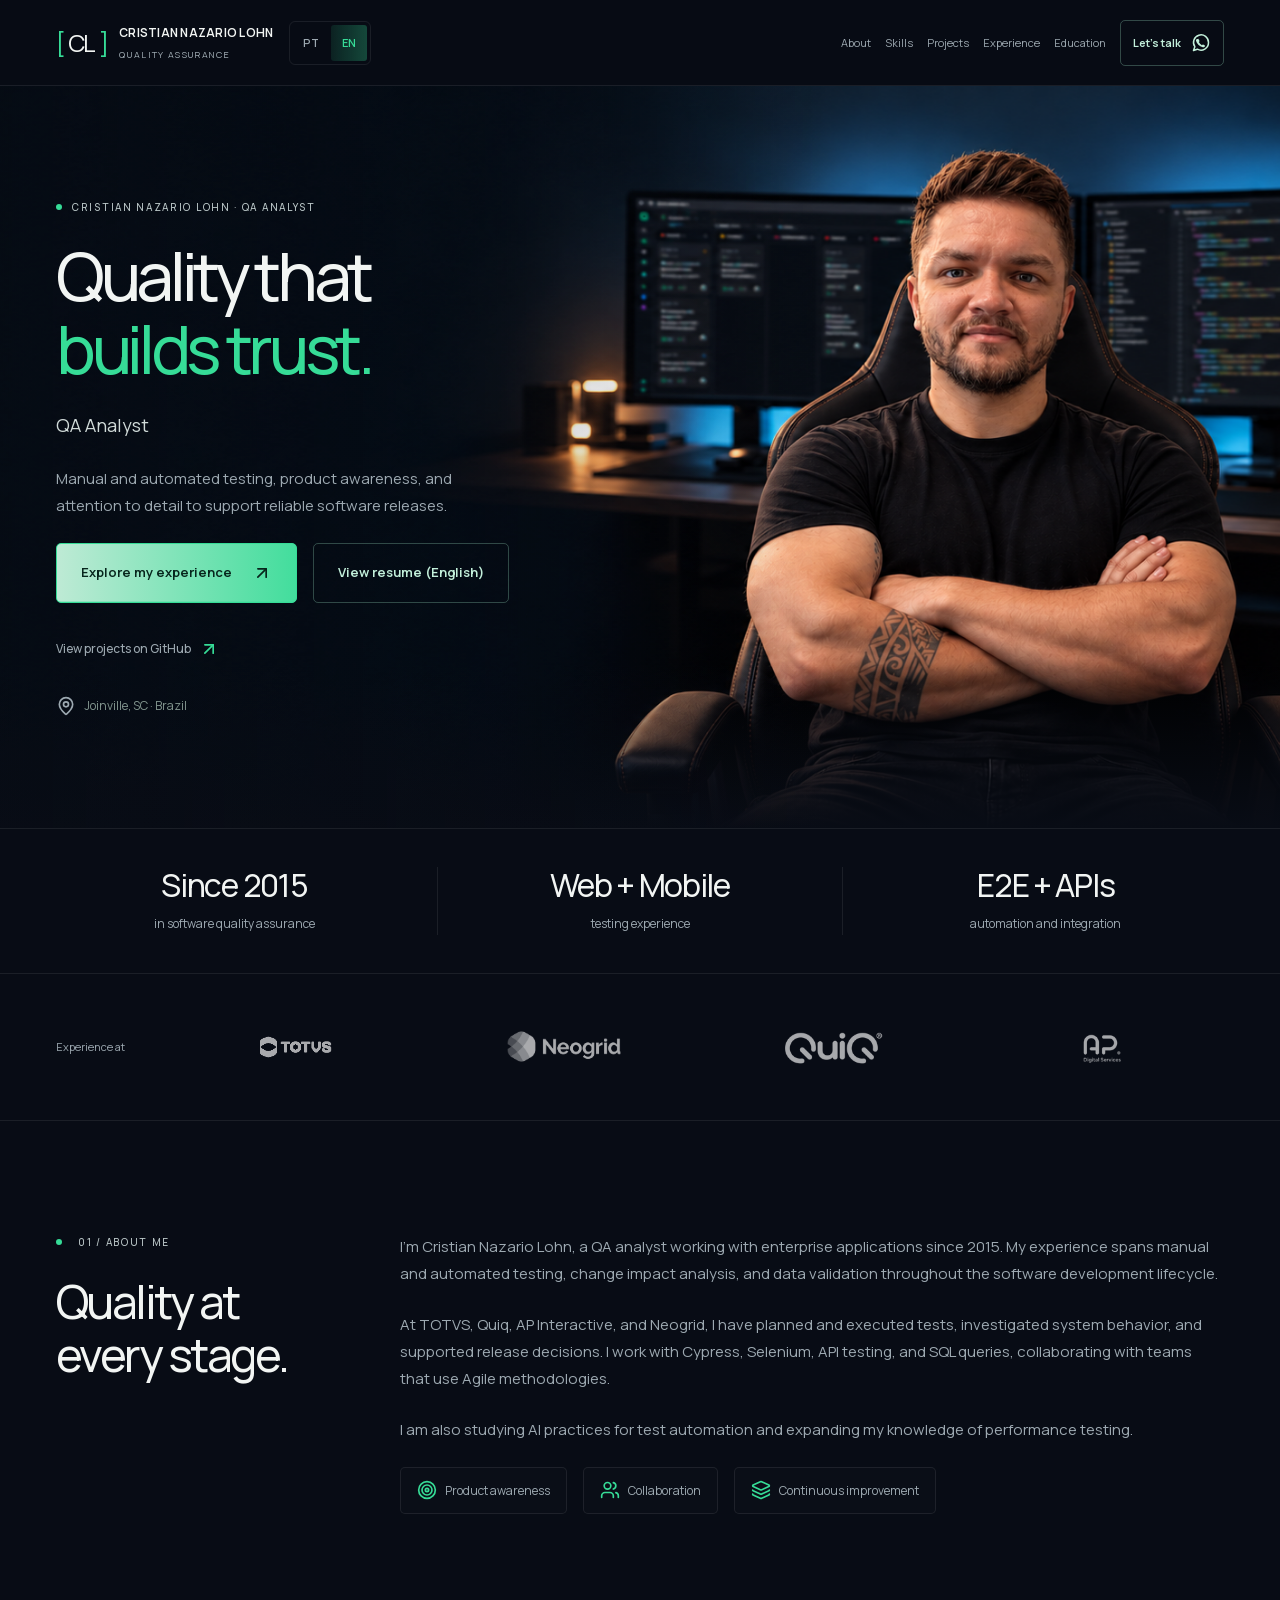
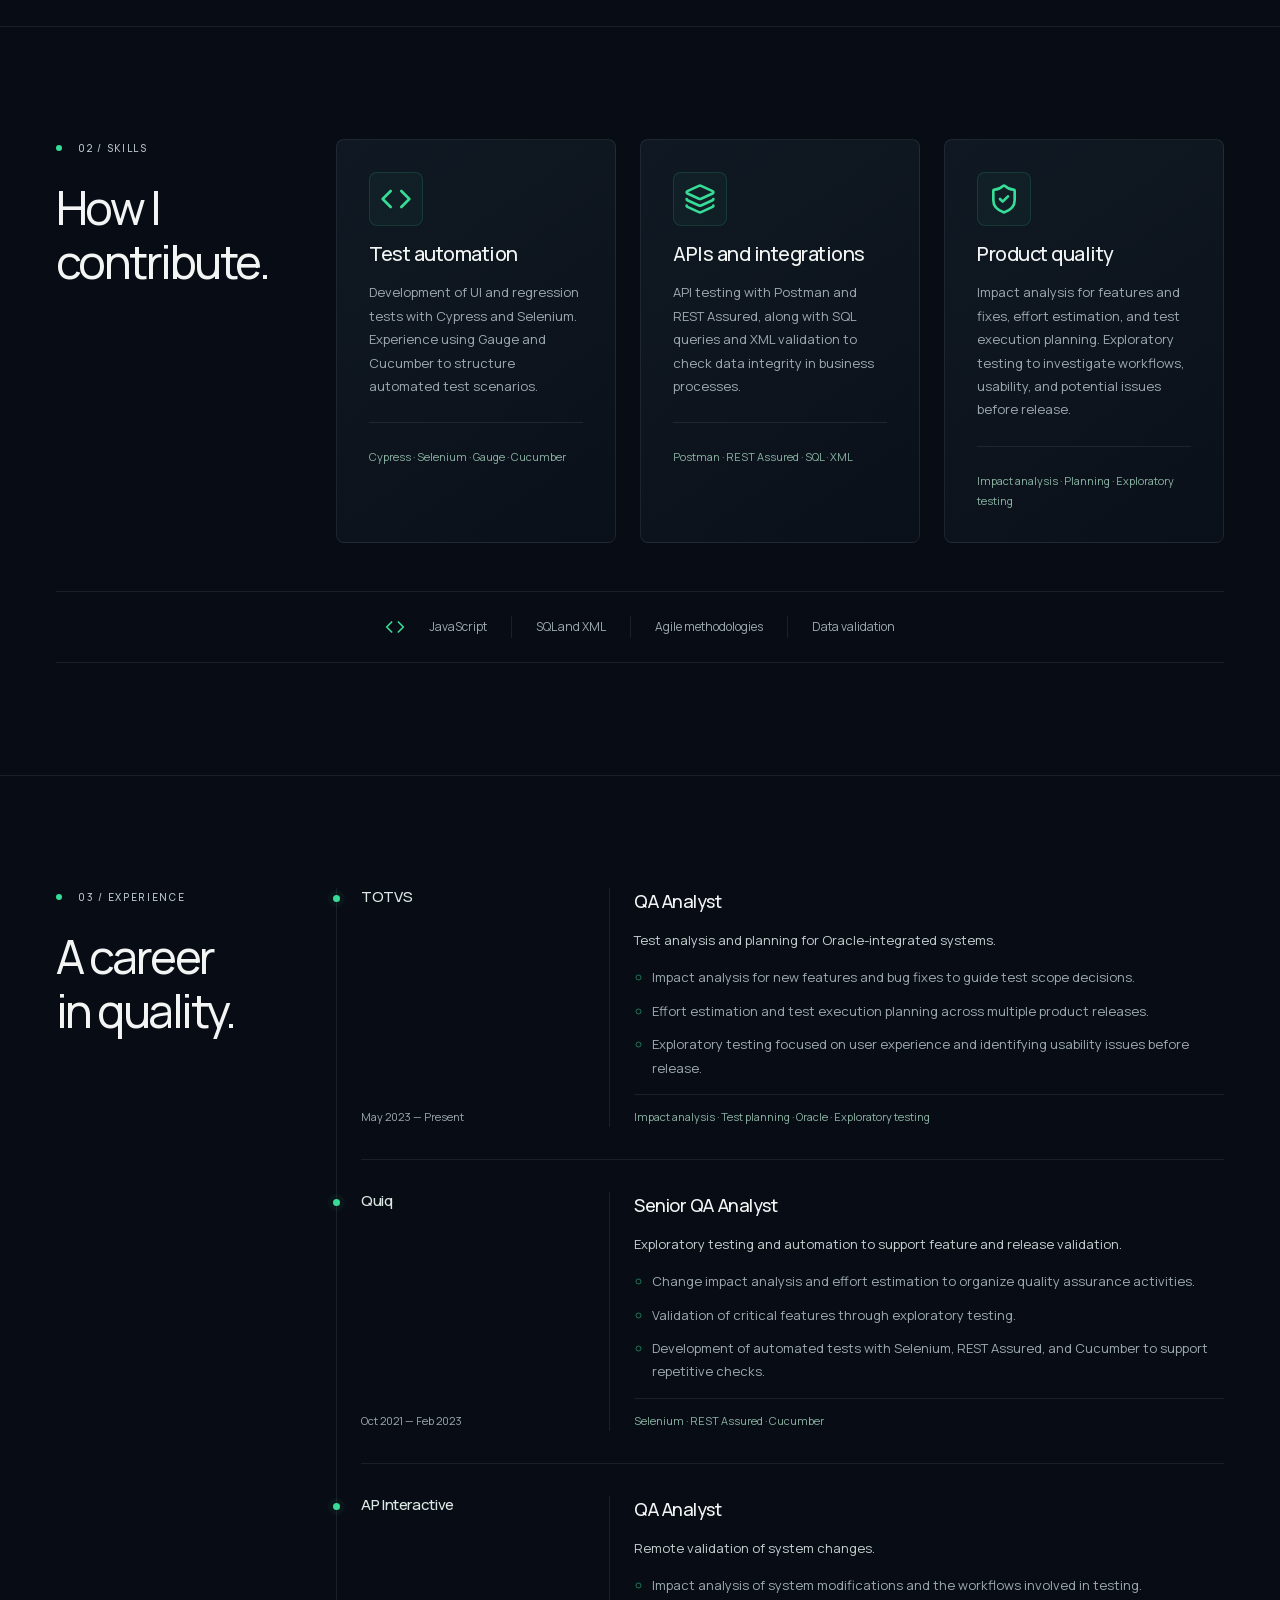
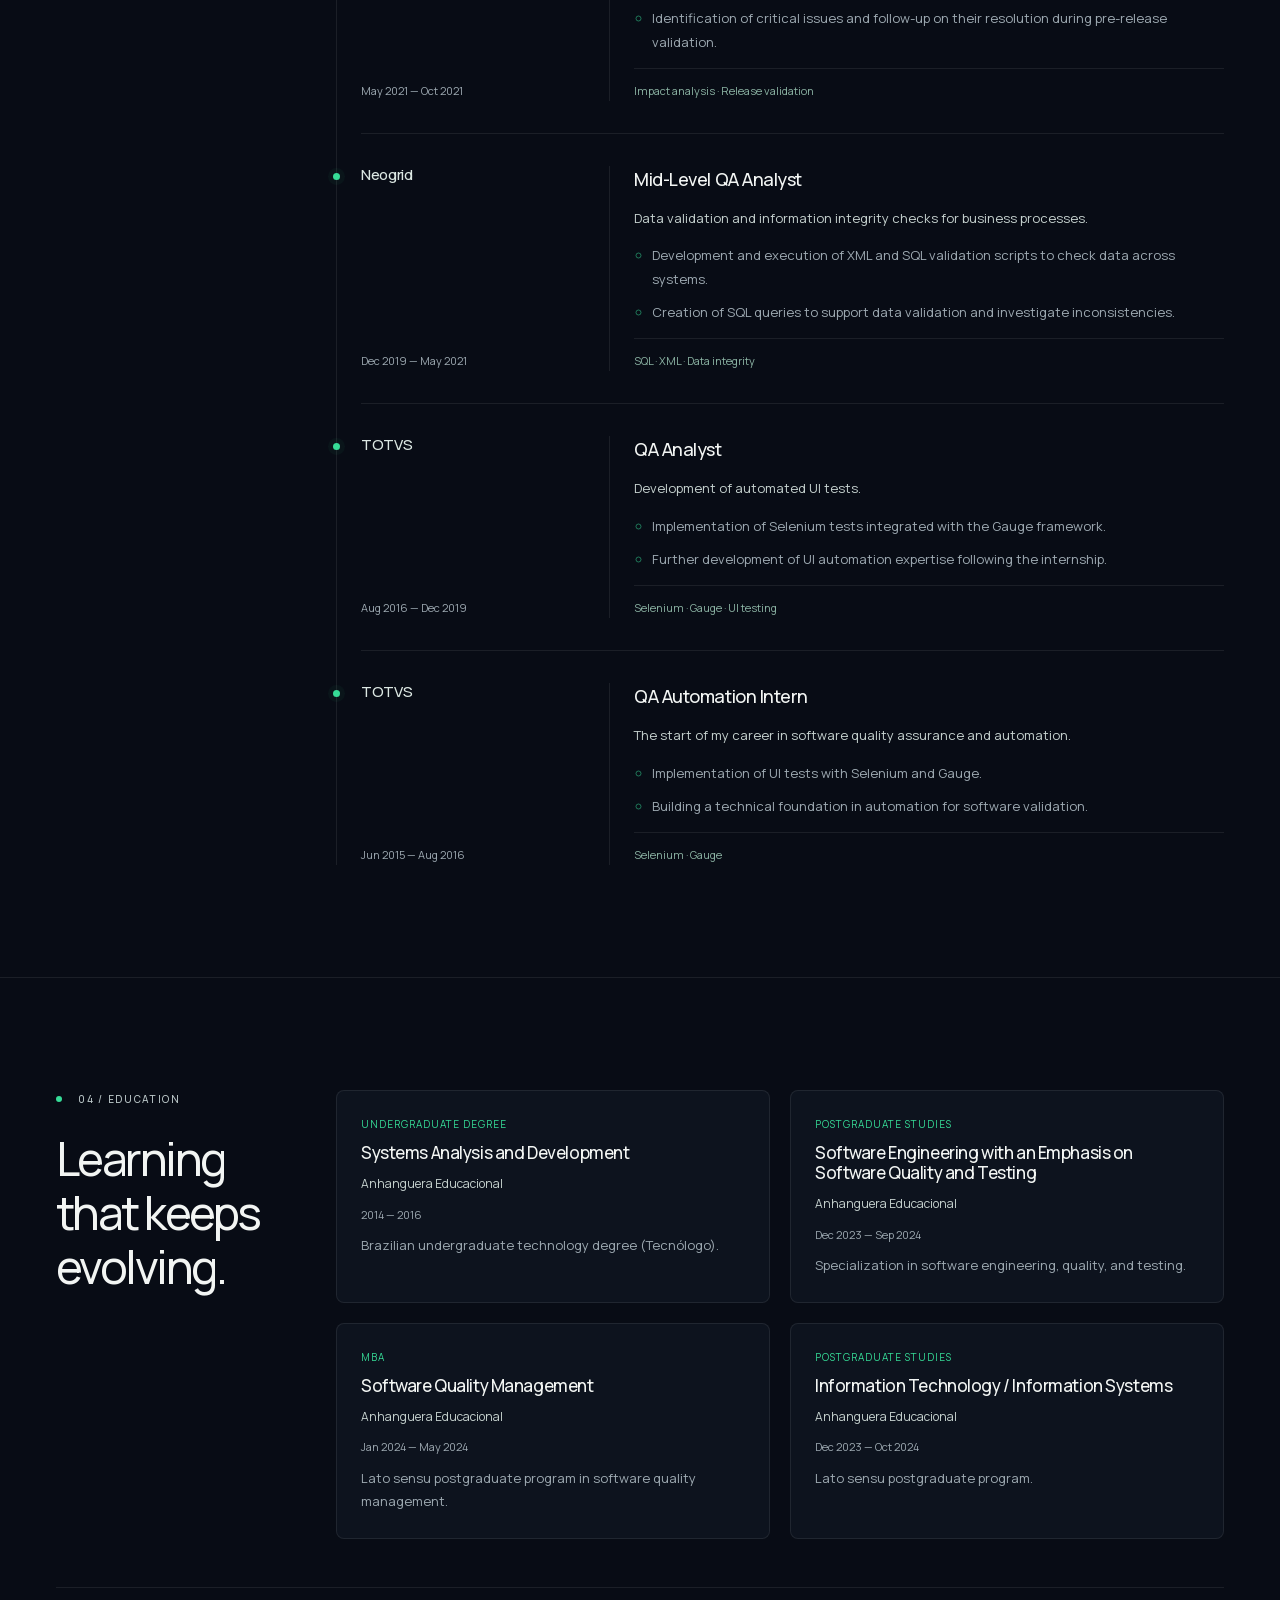
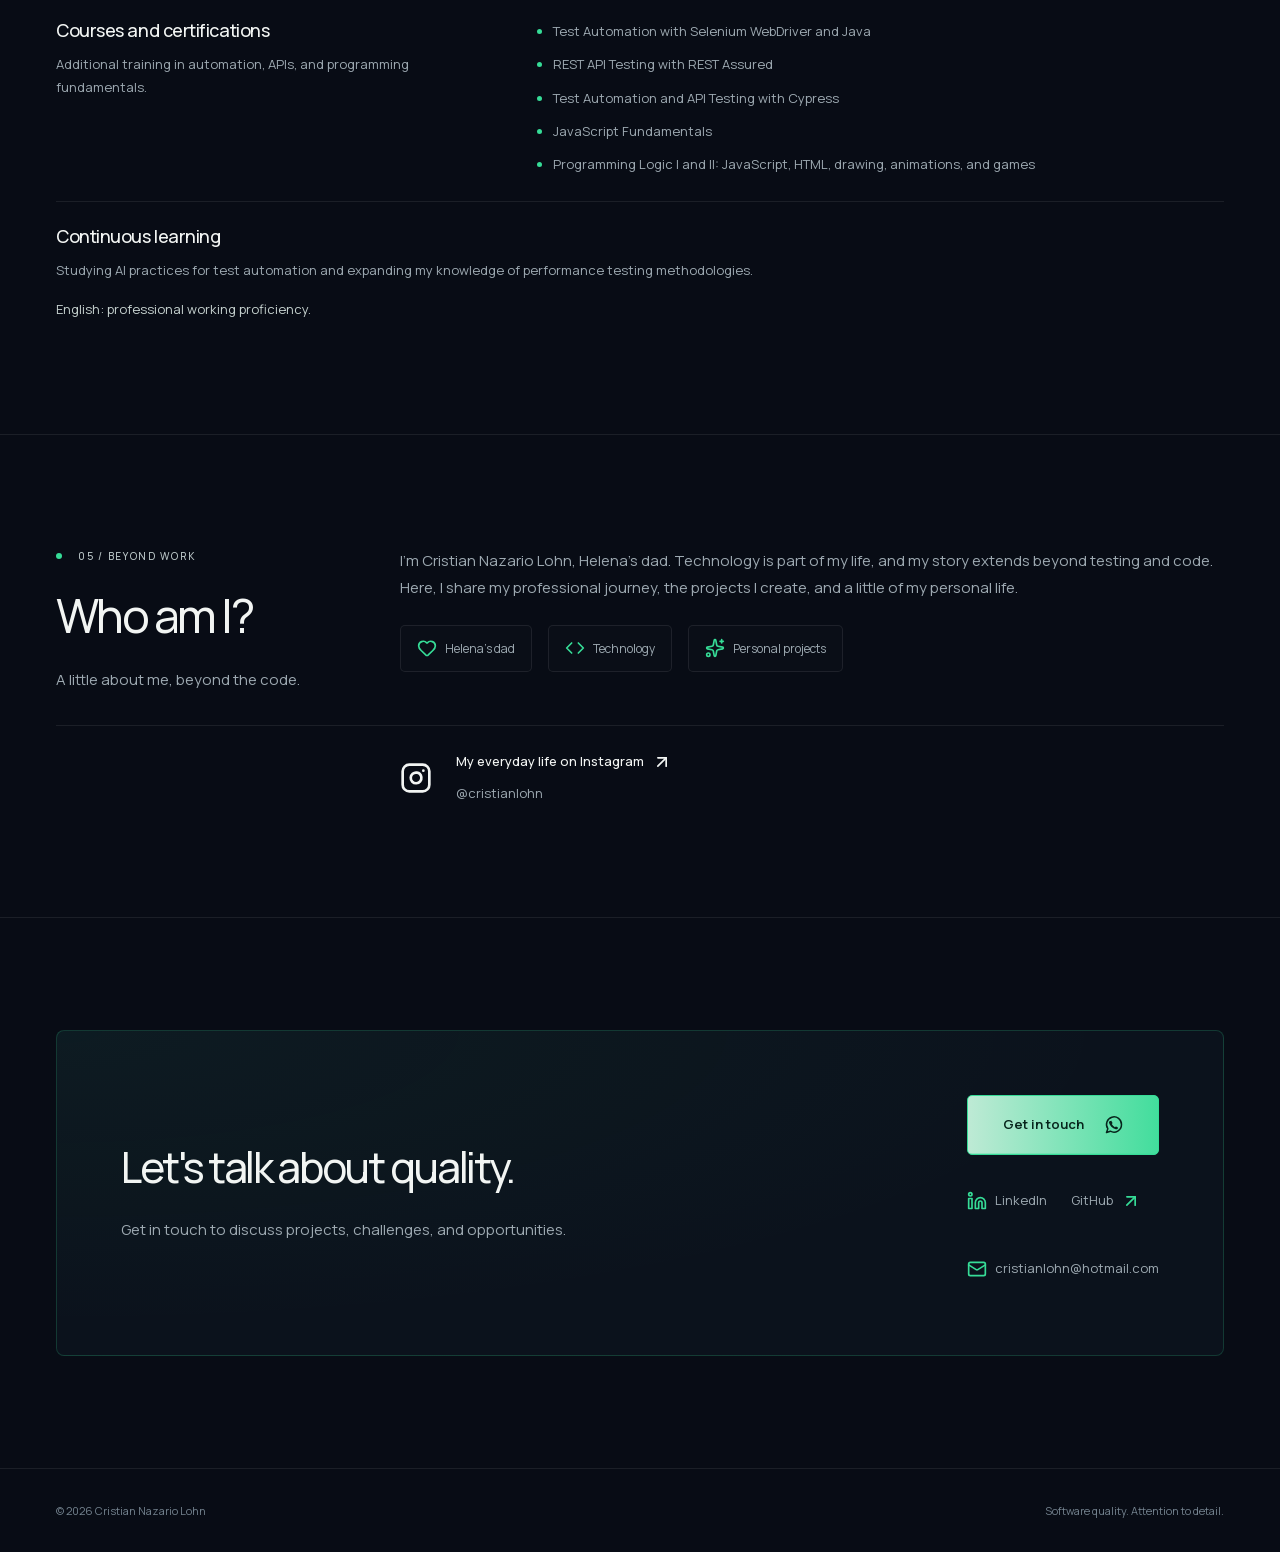
<file: en-index/index.html>
<!doctype html>
<html lang="en"><head data-forma-key="742e4d9d-9f48-4f87-aa64-7927dced3a9f"><base href="../en/" data-forma-public-base="v1">
  <meta charset="UTF-8" data-forma-key="9983ed4c-b155-4bf8-a88c-44a43e7c2e31">
  <meta name="viewport" content="width=device-width, initial-scale=1" data-forma-key="8f0eb5d0-8ad1-4099-90ef-3b623051bb37">
  <meta name="robots" content="noindex, nofollow" data-forma-key="2f94a19f-b52a-4fed-840d-349de835027e">
  <meta name="description" content="Cristian Nazario Lohn, QA Analyst. Explore my career, manual and automated testing skills, and experience in software quality assurance." data-forma-key="b9e9b848-1a5d-459b-8c3f-c9a0f7692f71">
  <title data-forma-key="9aa887f6-1d7d-4786-8fc0-e8adf25eac3b">Cristian Nazario Lohn — Software Quality Assurance</title>
  <link rel="canonical" href="https://cristian.catuto.com.br/en/" data-forma-key="1c12a1f9-e71f-415e-99da-c8a3e72d5868">
  <link rel="alternate" hreflang="pt-BR" href="https://cristian.catuto.com.br/" data-forma-key="6781f5dc-56b7-4345-b699-5896ac59e36e">
  <link rel="alternate" hreflang="en" href="https://cristian.catuto.com.br/en/" data-forma-key="3ee3ec5b-19f3-40ae-8611-83c78499cb49">
  <link rel="alternate" hreflang="x-default" href="https://cristian.catuto.com.br/" data-forma-key="04fc92af-a755-43ab-b5c2-870bcc5d5f09">
  <meta property="og:url" content="https://cristian.catuto.com.br/en/" data-forma-key="e7a039b3-a858-4ad7-be27-ee0f96ddf6d6">
  <link rel="preload" href="../assets/fonts/manrope-latin.woff2" as="font" type="font/woff2" crossorigin="" data-forma-key="5790b11b-8f99-4539-b1a7-6a12e50d7567">
  <link rel="stylesheet" href="../assets/css/design-system.css" data-forma-key="fc940d8b-b072-4610-8c36-0ea47c623e97">
  <link rel="stylesheet" href="../assets/css/style.css" data-forma-key="31aaf127-f1d8-489a-ad68-68d83e2b8c03">
  <script src="../assets/js/script.js" defer="" data-forma-key="41aaf5b6-e6ce-45b0-b7a5-720bc6cd0e49"></script>
<link rel="stylesheet" href="../assets/fonts/fonts.css" data-forma-fonts="v1" data-forma-key="6e2684af-e024-4312-915a-ea4380494b94">
  <link rel="stylesheet" href="../assets/css/catuto.desktop-685849ca.css" data-forma-key="67589ba0-3332-41af-ae6a-5db65466fd49">
</head>
<body data-forma-key="14867813-5987-40bb-b710-be8789e90deb">
  <a class="skip-link" href="../en-index/#conteudo" data-forma-key="c2080b8b-1824-477d-8bae-7bbf7bc5b649">Skip to content</a>
  <header class="site-header" data-forma-key="4c300025-f7d0-4d95-b64b-87d9cd71864e">
    <div class="container header-inner" data-forma-key="7bf687e1-f96b-43d4-aa79-5fbf2a7b2ddb">
      <div class="header-top" data-forma-key="49086fad-dbce-4c9e-b12e-f681833be311">
      <a class="brand" href="../en-index/#inicio" aria-label="Cristian Nazario Lohn — home" data-forma-key="dc96ae3b-84cf-4351-a38d-ce4e71ce4bdc">
        <span class="brand-monogram" data-forma-key="b7aafc8d-180f-4357-84bf-5080e225092a"><span data-forma-key="a0129a79-0e78-473b-b45f-ccb98b17dc2b">[</span> CL <span data-forma-key="0508b1cb-c73a-41f7-af20-dbaf592a3876">]</span></span>
        <span class="brand-copy" data-forma-key="ef7a4892-4233-4d1c-8fd2-88f455ca100a"><strong data-forma-key="8bee6671-1e4e-4340-9046-6eab96d088b0">CRISTIAN NAZARIO LOHN</strong><span data-forma-key="e9b18302-4c0b-4a6d-96dc-5054d81d15ee">QUALITY ASSURANCE</span></span>
      </a>
      <div class="header-tools" data-forma-key="152312d0-6cd4-47f5-b81c-4483d1039397">
      <nav class="language-switch" aria-label="Website language" data-forma-key="6ac04dea-16c1-413a-a270-368f1757110f">
        <a href="../" lang="pt-BR" hreflang="pt-BR" aria-label="Ver site em português" data-language="pt" data-forma-key="4ff1a3fa-d304-458e-a639-8c672a1d58e4">PT</a>
        <a href="../en-index/" lang="en" hreflang="en" aria-label="View website in English" aria-current="page" data-language="en" data-forma-key="4cf42782-ff09-47e8-83c8-8c7b0c92f201" style="display: inline-flex !important; position: static !important; z-index: auto !important; box-sizing: border-box !important; min-width: 36px !important; min-height: 36px !important; flex-flow: row !important; flex: 0 1 auto !important; place-items: center normal !important; place-content: normal center !important; place-self: auto !important; order: 0 !important; grid-template-columns: none !important; grid-template-rows: none !important; grid-auto-flow: row !important; grid-area: auto !important; gap: normal !important; margin: 0px !important; padding: 0px !important; color: var(--color-primary) !important; font-family: var(--font-body) !important; font-size: 11px !important; font-weight: 600 !important; font-style: normal !important; line-height: var(--line-height-body) !important; letter-spacing: normal !important; text-align: start !important; text-transform: none !important; text-decoration: none !important; white-space: normal !important; overflow-wrap: anywhere !important; word-break: normal !important; background-color: rgba(54, 220, 151, 0.08) !important; background-image: linear-gradient(90deg, rgba(54, 220, 151, 0.03) 0%, rgba(54, 220, 151, 0.25) 50%, rgba(54, 220, 151, 0.03) 100%) !important; background-size: 220% 100% !important; background-position: 0% 50% !important; background-repeat: initial !important; background-clip: initial !important; background-origin: initial !important; background-blend-mode: normal !important; border-width: 0px !important; border-style: none !important; border-color: rgb(54, 220, 151) !important; border-radius: 3px !important; box-shadow: none !important; text-shadow: none !important; opacity: 1 !important; object-fit: fill !important; object-position: 50% 50% !important; overflow: visible !important; transform: none !important; filter: none !important;">EN</a>
      </nav>
      <button class="menu-toggle" type="button" aria-expanded="false" aria-controls="navegacao" aria-label="Open menu" hidden="" data-forma-key="e2dc806b-8d58-4721-88e9-78e6590f2c5d"><svg xmlns="http://www.w3.org/2000/svg" width="24" height="24" viewBox="0 0 24 24" fill="none" stroke="currentColor" stroke-width="2" stroke-linecap="round" stroke-linejoin="round" data-iconstack="lucide:menu" class="icon menu-open-icon" aria-hidden="true" data-forma-key="ca96365d-d037-4f20-b948-05637d95c789">
  <path d="M4 5h16" data-forma-key="88a4a859-e239-4981-a6b9-5c4b9770a89e"></path>
  <path d="M4 12h16" data-forma-key="3546e34a-1cf1-42ae-9961-db4bcc3199de"></path>
  <path d="M4 19h16" data-forma-key="5461d4e9-a171-4af3-8baa-d03f6dce5ae8"></path>
</svg><svg xmlns="http://www.w3.org/2000/svg" width="24" height="24" viewBox="0 0 24 24" fill="none" stroke="currentColor" stroke-width="2" stroke-linecap="round" stroke-linejoin="round" data-iconstack="lucide:x" class="icon menu-close-icon" aria-hidden="true" data-forma-key="3ad62909-d944-4ab8-8fec-906572bcebbf">
  <path d="M18 6 6 18" data-forma-key="bf757103-cc81-4ea0-9744-3319e658ba67"></path>
  <path d="m6 6 12 12" data-forma-key="fae80df3-5988-4eac-815b-bbb7613c7fda"></path>
</svg></button>
      </div>
      </div>
      <nav id="navegacao" class="site-nav" aria-label="Main navigation" data-forma-key="ee969221-5b8d-419b-bd38-e894dca46cb7">
        <a href="../en-index/#sobre" data-forma-key="6d7f6e25-3101-4a9c-8c3d-772a8caf07f3">About</a>
        <a href="../en-index/#competencias" data-forma-key="9b840157-7156-4829-abe5-04555a7d4194">Skills</a>
        <a href="https://github.com/cristianlohn" target="_blank" rel="noopener noreferrer" data-forma-key="055058e4-e272-46a8-abcf-c6c8f7aabedc">Projects<span class="sr-only" data-forma-key="0ac3e207-fdae-4ffa-b29f-30ae47866eea"> (opens in a new tab)</span></a>
        <a href="../en-index/#experiencia" data-forma-key="4bd98d69-efd3-40c3-8c1c-f7a2778ec764">Experience</a>
        <a href="../en-index/#formacao" data-forma-key="9717a9ca-ff2b-4d89-9a7a-0aeeb63c894c">Education</a>
        <a class="button button-outline header-cta" href="https://wa.me/5547996348698" data-forma-key="799c18f9-7103-4ac1-b21e-9382712a45c8" target="_blank" rel="noopener noreferrer">Let's talk <svg xmlns="http://www.w3.org/2000/svg" width="24" height="24" viewBox="0 0 24 24" fill="none" stroke="currentColor" stroke-width="1.8" stroke-linecap="round" stroke-linejoin="round" class="icon" aria-hidden="true" data-forma-key="a4ad3e07-4c6c-4040-b8f3-d08653f3dc1e"><path d="M21 11.5a9 9 0 0 1-13.4 7.9L3 21l1.6-4.6A9 9 0 1 1 21 11.5Z"></path><path d="M8.2 7.2c.3-.3.7-.2.9.2l1 2c.1.3.1.5-.1.7l-.7.8a8 8 0 0 0 3.8 3.8l.8-.7c.2-.2.4-.2.7-.1l2 1c.4.2.5.6.2.9l-.8.9c-.5.5-1.2.6-1.9.4-4.1-1.3-7.3-4.5-8.1-7.9-.2-.6 0-1.1.4-1.5l.8-.5Z" fill="currentColor" stroke="none"></path></svg></a>
      </nav>
    </div>
  </header>
  <main id="conteudo" tabindex="-1" data-forma-key="a3f2a95a-30e2-476a-ab58-3d82d0fc401e">
    <section id="inicio" class="section hero" aria-labelledby="titulo-inicial" data-forma-key="8e636f5c-c1a6-4864-a711-31117a001e22">
      <div class="container hero-container" data-forma-key="b7aa131f-e36b-4c72-a81c-652af0d49705">
        <div class="hero-content" data-forma-key="b6f5f990-feed-4f47-9345-97583b636f5d">
          <p class="eyebrow" data-forma-key="7eef5d60-1d99-429b-ba08-0615f711c372">CRISTIAN NAZARIO LOHN · QA ANALYST</p>
          <h1 id="titulo-inicial" data-forma-key="efeffb3e-6d5a-4dc8-94ce-3c5b405af692">Quality that <span class="accent" data-forma-key="457de232-11fe-48e1-807c-66b6f140edcd">builds trust.</span></h1>
          <p class="hero-subtitle" data-forma-key="3e6e06c0-147f-4b92-b8ca-0fda0dfb0741">QA Analyst</p>
          <p class="hero-description" data-forma-key="c8a8c492-d217-4e60-a194-172bf9676aa9">Manual and automated testing, product awareness, and attention to detail to support reliable software releases.</p>
          <div class="hero-actions" data-forma-key="dc5c4afa-51f6-41e9-b270-d23f65b15f9b">
            <a class="button button-primary" href="../en-index/#experiencia" data-forma-key="3dac3223-a539-42c6-9c62-af85baa8a429" style="background-image: linear-gradient(90deg, rgb(190, 234, 213) 0%, rgb(54, 220, 151) 50%, rgb(190, 234, 213) 100%) !important; background-position: 0% 50% !important; background-size: 220% 100% !important; background-repeat:  !important; background-attachment:  !important; background-origin:  !important; background-clip:  !important; background-color: var(--color-primary) !important; display: inline-flex !important; position: static !important; z-index: auto !important; box-sizing: border-box !important; min-width: 0px !important; min-height: 58px !important; flex-flow: row !important; flex: 0 1 auto !important; place-items: center normal !important; place-content: normal center !important; place-self: auto !important; order: 0 !important; grid-template-columns: none !important; grid-template-rows: none !important; grid-auto-flow: row !important; grid-area: auto !important; gap: 20px !important; margin: 0px !important; padding: 17px 24px !important; color: var(--color-on-primary) !important; font-family: var(--font-body) !important; font-size: 13px !important; font-weight: 650 !important; font-style: normal !important; line-height: var(--line-height-body) !important; letter-spacing: normal !important; text-align: center !important; text-transform: none !important; text-decoration: none !important; white-space: normal !important; overflow-wrap: anywhere !important; word-break: normal !important; border-width: 1px !important; border-style: solid !important; border-top-color: var(--color-primary) !important; border-right-color: var(--color-primary) !important; border-bottom-color: var(--color-primary) !important; border-left-color: var(--color-primary) !important; border-top-left-radius: var(--radius-sm) !important; border-top-right-radius: var(--radius-sm) !important; border-bottom-right-radius: var(--radius-sm) !important; border-bottom-left-radius: var(--radius-sm) !important; box-shadow: none !important; text-shadow: none !important; opacity: 1 !important; object-fit: fill !important; object-position: 50% 50% !important; overflow: visible !important; transform: none !important; filter: none !important;">Explore my experience <svg xmlns="http://www.w3.org/2000/svg" width="24" height="24" viewBox="0 0 24 24" fill="none" stroke="currentColor" stroke-width="2" stroke-linecap="round" stroke-linejoin="round" data-iconstack="lucide:arrow-up-right" class="icon" aria-hidden="true" data-forma-key="e6925459-a72e-4fce-992b-20682167cbac">
  <path d="M7 7h10v10" data-forma-key="9736c76c-9d65-4e5f-a08a-ba3d9e25eadd"></path>
  <path d="M7 17 17 7" data-forma-key="3987d7a2-ca54-415b-9e2c-d72a67a01587"></path>
</svg></a>
            <a class="button button-outline" href="https://drive.google.com/file/d/1fnqyc-XgJSncVTTfPg9LHf7f3ccAkdzB/view?usp=drive_link" target="_blank" rel="noopener noreferrer" aria-describedby="curriculo-status" data-forma-key="7ab9459f-7ce8-4493-8e4a-08d37436244b">View resume (English)</a>
          </div>
          <span id="curriculo-status" class="sr-only" data-forma-key="b1137975-ce81-480c-a73e-731fed3c0461">Opens the English resume in Google Drive in a new tab, where it can be downloaded.</span>
          <a class="text-link" href="https://github.com/cristianlohn" target="_blank" rel="noopener noreferrer" data-forma-key="67752bb2-05aa-4080-98fe-c2156bc2e9f9">View projects on GitHub <svg xmlns="http://www.w3.org/2000/svg" width="24" height="24" viewBox="0 0 24 24" fill="none" stroke="currentColor" stroke-width="2" stroke-linecap="round" stroke-linejoin="round" data-iconstack="lucide:arrow-up-right" class="icon" aria-hidden="true" data-forma-key="9cc343e4-4bba-4084-90c5-b2644f8377c8">
  <path d="M7 7h10v10" data-forma-key="6d175dad-0327-4cf7-a5e8-7a4923d8625f"></path>
  <path d="M7 17 17 7" data-forma-key="0e1d576c-afc6-4c43-8e46-2c621e0aa292"></path>
</svg><span class="sr-only" data-forma-key="4a8c6a20-975f-4c25-a7e7-05efe18b2150"> (opens in a new tab)</span></a>
          <p class="location" data-forma-key="33f2ba75-2c5b-47ca-a6fa-ef207110425c"><svg xmlns="http://www.w3.org/2000/svg" width="24" height="24" viewBox="0 0 24 24" fill="none" stroke="currentColor" stroke-width="2" stroke-linecap="round" stroke-linejoin="round" data-iconstack="lucide:map-pin" class="icon" aria-hidden="true" data-forma-key="d19ad328-72fa-4801-9873-93d8d264480c">
  <path d="M20 10c0 4.993-5.539 10.193-7.399 11.799a1 1 0 0 1-1.202 0C9.539 20.193 4 14.993 4 10a8 8 0 0 1 16 0" data-forma-key="c2f0f555-39dd-4ba5-a63c-6c30dc3b4e31"></path>
  <circle cx="12" cy="10" r="3" data-forma-key="04646c87-feaa-420f-87af-850e1621ba1f"></circle>
</svg>Joinville, SC · Brazil</p>
        </div>
      </div>
    </section>
    <section id="indicadores" class="section metrics-section" aria-label="Experience in software quality assurance" data-forma-key="7330e6f1-24eb-44a1-90bd-83e99eb5f4aa">
      <div class="container" data-forma-key="b3255865-a437-41c3-9ccd-df9de93802f8">
        <dl class="metrics" data-forma-key="dd882871-c83d-4478-8d45-3541f4d4e920">
          <div class="metric" data-forma-key="cf249027-8048-4ed5-b863-749fd20d5ea1"><dt data-forma-key="eaaa8a8a-2cda-4071-acee-99eab3251bf2">Since 2015</dt><dd data-forma-key="74ae7a3b-f468-4586-a7b3-60161720b401">in software quality assurance</dd></div>
          <div class="metric" data-forma-key="903e0086-c180-4fe1-b179-5d9920c686d0"><dt data-forma-key="bf742ef1-be90-4cb7-a1b3-cad79828027f">Web + Mobile</dt><dd data-forma-key="bcd946fd-5a9a-420d-b773-1a901ab09d12">testing experience</dd></div>
          <div class="metric" data-forma-key="6201c470-e99e-4cec-b5ac-2a0b8f2f59a7"><dt data-forma-key="094bece9-a1b9-44bf-9021-9d951dd04c40">E2E + APIs</dt><dd data-forma-key="8f62a066-bbaf-4a23-88b7-7e402cb95190">automation and integration</dd></div>
        </dl>
      </div>
    </section>
    <section id="empresas" class="section companies-section" aria-label="Companies I have worked with" data-forma-key="e9a70122-bdc3-4141-b016-9cdff4b847a7">
      <div class="container companies-inner" data-forma-key="a5bbbf54-ce80-444f-8b50-33b036ad1959">
        <p class="companies-label" data-forma-key="a46a0ac1-1d5f-4f46-ab47-26d3c203ffcf">Experience at</p>
        <ul class="companies-list" data-forma-key="28f26c93-5257-43f2-ab10-fab9dc5a3430"><li class="company-logo-tile" data-forma-key="6106e433-090f-4cb1-a2fa-3554da2aa9e3"><img class="company-logo" src="../assets/img/totvs-monochrome.svg" alt="TOTVS" width="3840" height="2160" loading="lazy" decoding="async" data-forma-key="a1198cf8-ab8e-4d60-a4ad-91e5b4a138ad"></li><li class="company-logo-tile" data-forma-key="b6c41aa0-2506-4a37-9ee6-a79b7d636646"><img class="company-logo" src="../assets/img/neogrid-monochrome.svg" alt="Neogrid" width="5334" height="1705" loading="lazy" decoding="async" data-forma-key="0ce022ba-daf2-4005-93bc-ebd09f83ea44"></li><li class="company-logo-tile" data-forma-key="a882c582-d415-4e00-a232-703e985b5e5e"><img class="company-logo" src="../assets/img/quiq-monochrome.svg" alt="QUIQ" width="160" height="80" loading="lazy" decoding="async" data-forma-key="93e329b5-295a-4de4-aaea-027026f09115"></li><li class="company-logo-tile company-logo-square" data-forma-key="e671ac69-a40b-4e4c-bec6-2478634e35eb"><img class="company-logo" src="../assets/img/ap-digital-monochrome.svg" alt="AP Digital Services" width="80" height="80" loading="lazy" decoding="async" data-forma-key="b3fde369-e928-4f1a-9dbb-7465171b8d37"></li></ul>
      </div>
    </section>
    <section id="sobre" class="section" aria-labelledby="sobre-titulo" data-forma-key="c3ba05f8-9756-4739-9119-c0c5e84da14c">
      <div class="container editorial about-layout" data-forma-key="85815545-b7d5-4165-9bf7-dd0da5c2da23">
        <div class="section-heading" data-forma-key="fc2fdc4e-82df-4617-bb09-1f1dbdd31416"><p class="eyebrow section-label" data-forma-key="75632781-7ea0-41c0-b616-4422eefb80d8">01 / ABOUT ME</p><h2 id="sobre-titulo" data-forma-key="cc4a38bb-6ec4-4530-b418-54c46ba48815">Quality at every stage.</h2></div>
        <div class="section-content about-content" data-forma-key="9a36236f-5109-461f-b6e3-e2404b78d47c">
          <p data-forma-key="be56d87c-e085-4873-b326-566cf76bcc9a">I'm Cristian Nazario Lohn, a QA analyst working with enterprise applications since 2015. My experience spans manual and automated testing, change impact analysis, and data validation throughout the software development lifecycle.</p>
          <p data-forma-key="fea5ef19-948c-4524-bdf0-def0646dd85d">At TOTVS, Quiq, AP Interactive, and Neogrid, I have planned and executed tests, investigated system behavior, and supported release decisions. I work with Cypress, Selenium, API testing, and SQL queries, collaborating with teams that use Agile methodologies.</p>
          <p data-forma-key="bdb76965-25fe-43c4-aa55-f1fac7ae953b">I am also studying AI practices for test automation and expanding my knowledge of performance testing.</p>
          <ul class="attributes" data-forma-key="0b86bef9-ffc2-4713-b78c-d4c8814bed16">
            <li data-forma-key="8215ca3f-fa63-4dd1-83a4-569e348ce6c1"><svg xmlns="http://www.w3.org/2000/svg" width="24" height="24" viewBox="0 0 24 24" fill="none" stroke="currentColor" stroke-width="2" stroke-linecap="round" stroke-linejoin="round" data-iconstack="lucide:target" class="icon" aria-hidden="true" data-forma-key="91557408-4e43-476b-87e8-d1455c538a46">
  <circle cx="12" cy="12" r="10" data-forma-key="a1f9e1be-28e7-4e68-b235-771f981a616d"></circle>
  <circle cx="12" cy="12" r="6" data-forma-key="0d10a93d-3e84-4172-aefe-643bbf97d568"></circle>
  <circle cx="12" cy="12" r="2" data-forma-key="f8bee81c-bea1-4395-8def-131145156cac"></circle>
</svg>Product awareness</li>
            <li data-forma-key="e9d190e2-fc04-442b-bddc-5d15ec66d278"><svg xmlns="http://www.w3.org/2000/svg" width="24" height="24" viewBox="0 0 24 24" fill="none" stroke="currentColor" stroke-width="2" stroke-linecap="round" stroke-linejoin="round" data-iconstack="lucide:users" class="icon" aria-hidden="true" data-forma-key="824dfd18-0735-44c1-8d43-1091a72bae39">
  <path d="M16 21v-2a4 4 0 0 0-4-4H6a4 4 0 0 0-4 4v2" data-forma-key="40345660-7ba3-4194-81c7-3d41514c4bf9"></path>
  <path d="M16 3.128a4 4 0 0 1 0 7.744" data-forma-key="c675a8ff-c378-48dc-8bde-faa681a0e85d"></path>
  <path d="M22 21v-2a4 4 0 0 0-3-3.87" data-forma-key="a016f9bb-6868-442b-a3a9-b580e12382ed"></path>
  <circle cx="9" cy="7" r="4" data-forma-key="c9e31ddc-7d3d-4f66-bc6f-fd641c453c01"></circle>
</svg>Collaboration</li>
            <li data-forma-key="bc67764b-31a6-4164-8cdd-dfbd392c813f"><svg xmlns="http://www.w3.org/2000/svg" width="24" height="24" viewBox="0 0 24 24" fill="none" stroke="currentColor" stroke-width="2" stroke-linecap="round" stroke-linejoin="round" data-iconstack="lucide:layers" class="icon" aria-hidden="true" data-forma-key="bac233b8-288f-4521-b895-d0bc2e9b6c03">
  <path d="M12.83 2.18a2 2 0 0 0-1.66 0L2.6 6.08a1 1 0 0 0 0 1.83l8.58 3.91a2 2 0 0 0 1.66 0l8.58-3.9a1 1 0 0 0 0-1.83z" data-forma-key="cd55d8ca-1cff-450a-b154-d6e7236b15c4"></path>
  <path d="M2 12a1 1 0 0 0 .58.91l8.6 3.91a2 2 0 0 0 1.65 0l8.58-3.9A1 1 0 0 0 22 12" data-forma-key="43d6553d-3254-4233-8298-922481820077"></path>
  <path d="M2 17a1 1 0 0 0 .58.91l8.6 3.91a2 2 0 0 0 1.65 0l8.58-3.9A1 1 0 0 0 22 17" data-forma-key="1058a975-0eac-4f35-8de3-0aeedcfd3bd8"></path>
</svg>Continuous improvement</li>
          </ul>
        </div>
      </div>
    </section>
    <section id="competencias" class="section" aria-labelledby="competencias-titulo" data-forma-key="b9d64bad-0340-4303-b612-b345364ae5e8">
      <div class="container competence-container" data-forma-key="33e30541-73d0-4791-877e-5ab4d11bd403">
        <div class="editorial competence-layout" data-forma-key="c486fc72-af21-4692-addf-f7c89107651c">
          <div class="section-heading" data-forma-key="e204f8bd-5767-4bce-be54-2c5d2daa3b54"><p class="eyebrow section-label" data-forma-key="4ce8ca84-b6ec-4abb-ba3b-d97f511f9256">02 / SKILLS</p><h2 id="competencias-titulo" data-forma-key="05870dad-28e9-40bc-ac94-e776e9c44845">How I contribute.</h2></div>
          <div class="section-content skill-cards" data-forma-key="8d7a1c83-c7fd-4f1c-ad5c-27f67d742ee0">
            <article class="skill-card" data-forma-key="86390280-b6c9-457d-97b5-760297a29ebb"><svg xmlns="http://www.w3.org/2000/svg" width="24" height="24" viewBox="0 0 24 24" fill="none" stroke="currentColor" stroke-width="2" stroke-linecap="round" stroke-linejoin="round" data-iconstack="lucide:code" class="icon feature-icon" aria-hidden="true" data-forma-key="1eccf836-9bae-48e1-8148-3ad491835ece">
  <path d="m16 18 6-6-6-6" data-forma-key="d8d2acd4-1038-4ae7-a8ba-326ac4a51c1d"></path>
  <path d="m8 6-6 6 6 6" data-forma-key="84b1b6c2-0690-41d6-88d1-d6054bfd8a47"></path>
</svg><h3 data-forma-key="d0c79279-a787-453b-a954-2b4939bf9e02">Test automation</h3><p data-forma-key="f24024c7-58d5-45ce-88fc-dbe986b1c8c6">Development of UI and regression tests with Cypress and Selenium. Experience using Gauge and Cucumber to structure automated test scenarios.</p><p class="technologies" data-forma-key="1abcd2c2-fe58-416a-9f6c-ab1ea5e75f33">Cypress · Selenium · Gauge · Cucumber</p></article>
            <article class="skill-card" data-forma-key="7e8471a7-d719-4b0c-ad21-cfe68299fab4"><svg xmlns="http://www.w3.org/2000/svg" width="24" height="24" viewBox="0 0 24 24" fill="none" stroke="currentColor" stroke-width="2" stroke-linecap="round" stroke-linejoin="round" data-iconstack="lucide:layers" class="icon feature-icon" aria-hidden="true" data-forma-key="2f9a1e4b-83ba-4199-8ce5-d8ee6925b4fb">
  <path d="M12.83 2.18a2 2 0 0 0-1.66 0L2.6 6.08a1 1 0 0 0 0 1.83l8.58 3.91a2 2 0 0 0 1.66 0l8.58-3.9a1 1 0 0 0 0-1.83z" data-forma-key="eba4c046-c556-4dcd-ad47-f4633269d7ee"></path>
  <path d="M2 12a1 1 0 0 0 .58.91l8.6 3.91a2 2 0 0 0 1.65 0l8.58-3.9A1 1 0 0 0 22 12" data-forma-key="b0ab544d-702e-47cd-af9a-4c5c79c39158"></path>
  <path d="M2 17a1 1 0 0 0 .58.91l8.6 3.91a2 2 0 0 0 1.65 0l8.58-3.9A1 1 0 0 0 22 17" data-forma-key="2e140758-4cda-474e-9fb2-30cf8f60710d"></path>
</svg><h3 data-forma-key="d92f6d16-bf48-42e6-80e0-1d8344d1df4c">APIs and integrations</h3><p data-forma-key="20df728e-769d-4c7f-add8-bdc97989190d">API testing with Postman and REST Assured, along with SQL queries and XML validation to check data integrity in business processes.</p><p class="technologies" data-forma-key="f4681a75-882d-4ab3-bf8b-2b4a0196608b">Postman · REST Assured · SQL · XML</p></article>
            <article class="skill-card" data-forma-key="d80b5d01-1627-40b9-9fb5-792d5edeb170"><svg xmlns="http://www.w3.org/2000/svg" width="24" height="24" viewBox="0 0 24 24" fill="none" stroke="currentColor" stroke-width="2" stroke-linecap="round" stroke-linejoin="round" data-iconstack="lucide:shield-check" class="icon feature-icon" aria-hidden="true" data-forma-key="e4e5fea1-8194-429f-beb3-e8b12e79a2d6">
  <path d="M20 13c0 5-3.5 7.5-7.66 8.95a1 1 0 0 1-.67-.01C7.5 20.5 4 18 4 13V6a1 1 0 0 1 1-1c2 0 4.5-1.2 6.24-2.72a1.17 1.17 0 0 1 1.52 0C14.51 3.81 17 5 19 5a1 1 0 0 1 1 1z" data-forma-key="0367892d-c7ef-4459-ba45-755922c25fce"></path>
  <path d="m9 12 2 2 4-4" data-forma-key="0bf8ced2-4f3e-4505-851b-737556942cfa"></path>
</svg><h3 data-forma-key="ab0e3924-3d6a-4184-a557-fa8d2005a684">Product quality</h3><p data-forma-key="5dcd8111-9abd-457c-a51b-ce9ca724616c">Impact analysis for features and fixes, effort estimation, and test execution planning. Exploratory testing to investigate workflows, usability, and potential issues before release.</p><p class="technologies" data-forma-key="0eecdfdc-068e-4945-8fa0-2da01f83989e">Impact analysis · Planning · Exploratory testing</p></article>
          </div>
        </div>
        <div class="technology-band" data-forma-key="b6788c95-85dd-4b64-bf92-b5a0190c094c"><svg xmlns="http://www.w3.org/2000/svg" width="24" height="24" viewBox="0 0 24 24" fill="none" stroke="currentColor" stroke-width="2" stroke-linecap="round" stroke-linejoin="round" data-iconstack="lucide:code" class="icon" aria-hidden="true" data-forma-key="599b112f-c102-4078-ab44-86b8340fdc42">
  <path d="m16 18 6-6-6-6" data-forma-key="518f8bc1-0ce7-4fe0-9e7c-2ed5fb2cb599"></path>
  <path d="m8 6-6 6 6 6" data-forma-key="a41ad03c-2fbd-459c-bac5-45e2ffceef8f"></path>
</svg><ul data-forma-key="9f12c767-4fd1-4846-9256-9e2bbf31ba2b"><li data-forma-key="d7af45b5-441c-4f8c-ba19-4987238488c2">JavaScript</li><li data-forma-key="0c09d0bd-3741-4711-a691-ef560722aeb0">SQL and XML</li><li data-forma-key="1ad2168e-ce4b-4939-b15e-fce06e8aa8ed">Agile methodologies</li><li data-forma-key="a47d8880-37bb-4e69-89a9-d902088675c9">Data validation</li></ul></div>
      </div>
    </section>
    <section id="experiencia" class="section" aria-labelledby="experiencia-titulo" data-forma-key="7d1f0af5-8609-4e2b-9543-e49ea23e1a62">
      <div class="container editorial" data-forma-key="9368b618-1658-4a71-a07a-41db5a79beab">
        <div class="section-heading" data-forma-key="4dfaa085-38bf-41c2-8df2-cdf8f5a0448e"><p class="eyebrow section-label" data-forma-key="d67a70aa-0845-4ec7-b84e-64bda3f10fd7">03 / EXPERIENCE</p><h2 id="experiencia-titulo" data-forma-key="b7c6f985-122d-4518-ad7d-48333d73eee2">A career in quality.</h2></div>
        <ol class="section-content timeline" data-forma-key="d91d445f-e116-44ec-a268-1bef848efacb">
          <li class="timeline-item" data-forma-key="235cbc48-b27e-482e-af3e-4f52f9509620">
            <div class="job-meta" data-forma-key="2aa71feb-ac7a-43b0-959e-5a2a7ab579c3"><h3 class="company-name" data-forma-key="68013f9a-0447-4522-be0d-e3c86a6985d7">TOTVS</h3><p class="job-date" data-forma-key="3d89da2a-2aa8-4fee-a58f-9b0390f5f482">May 2023 — Present</p></div>
            <div class="job-detail" data-forma-key="b32fe858-dcb8-4e04-8f02-7524b1c3dfb4"><h3 data-forma-key="a7cfb06a-fd41-42ec-8fc7-8c67e43ff649">QA Analyst</h3><p class="job-summary" data-forma-key="4698d430-8fd9-4a2c-b8c6-5f789ab42982">Test analysis and planning for Oracle-integrated systems.</p>
              <ul class="job-responsibilities" data-forma-key="353b1538-47c5-44ab-8ab2-8dc7d3007552"><li data-forma-key="557ea5d1-9094-4f56-a4f8-59342783dfbd">Impact analysis for new features and bug fixes to guide test scope decisions.</li><li data-forma-key="2daaf59e-4a8d-4699-b3ea-704773d9a8de">Effort estimation and test execution planning across multiple product releases.</li><li data-forma-key="0101cbc2-f4fe-43a4-9dac-7b7f5557b7e4">Exploratory testing focused on user experience and identifying usability issues before release.</li></ul>
              <p class="job-tools" data-forma-key="9f1788e8-ee27-43ff-927e-9318c84ac7ab">Impact analysis · Test planning · Oracle · Exploratory testing</p>
            </div>
          </li>
          <li class="timeline-item" data-forma-key="baf7a883-cd02-4a90-a750-e44e334e5bd8">
            <div class="job-meta" data-forma-key="50bdb682-5031-4b9c-8b95-3941c0ee9ba0"><h3 class="company-name" data-forma-key="7f7ec84c-5609-46ce-8a4a-44ed826193c6">Quiq</h3><p class="job-date" data-forma-key="8c5aefc1-8300-48e2-b00a-69b45a512d8d">Oct 2021 — Feb 2023</p></div>
            <div class="job-detail" data-forma-key="60803c6e-acd5-4c4b-84f6-54966292c734"><h3 data-forma-key="fdd3a1d8-a626-45c1-904b-74321839764f">Senior QA Analyst</h3><p class="job-summary" data-forma-key="579e6a11-7fa7-4156-8f9d-36096d9ffd49">Exploratory testing and automation to support feature and release validation.</p>
              <ul class="job-responsibilities" data-forma-key="f69bdd7f-5dd6-4c86-969c-5319176eaeb0"><li data-forma-key="7979d542-cbd3-47a7-adda-57c45c5f3994">Change impact analysis and effort estimation to organize quality assurance activities.</li><li data-forma-key="67e6cd76-7061-4274-894f-98b6c7a91962">Validation of critical features through exploratory testing.</li><li data-forma-key="5d526807-5dcb-4aa2-9bf7-9e3483b269c7">Development of automated tests with Selenium, REST Assured, and Cucumber to support repetitive checks.</li></ul>
              <p class="job-tools" data-forma-key="3410339b-5cd0-4de7-8f4b-46091f9ec8d6">Selenium · REST Assured · Cucumber</p>
            </div>
          </li>
          <li class="timeline-item" data-forma-key="b5f0feb4-5336-46aa-b835-df8c49aa437f">
            <div class="job-meta" data-forma-key="e82f2305-9de7-4c94-9d2e-55af47e729ca"><h3 class="company-name" data-forma-key="a34bbc9d-9d7c-4308-b2ba-c0128e9a159c">AP Interactive</h3><p class="job-date" data-forma-key="bc937359-8b1c-407d-b052-2e792b8be82e">May 2021 — Oct 2021</p></div>
            <div class="job-detail" data-forma-key="75f8e994-10a5-4508-9d99-fa51ef474c96"><h3 data-forma-key="046869f2-544d-45e2-9d12-ed44e4167c73">QA Analyst</h3><p class="job-summary" data-forma-key="077c164b-7290-4863-bab2-5d42a2971335">Remote validation of system changes.</p>
              <ul class="job-responsibilities" data-forma-key="214337a3-a555-46eb-92ef-3f444d8630dd"><li data-forma-key="f8f1af35-0664-4204-8088-82958c99d3df">Impact analysis of system modifications and the workflows involved in testing.</li><li data-forma-key="6046e500-1f1a-409b-ab63-dbae8369e2b2">Identification of critical issues and follow-up on their resolution during pre-release validation.</li></ul>
              <p class="job-tools" data-forma-key="4ce3db3e-0bf9-4ba3-a9f2-a3cf479f1aea">Impact analysis · Release validation</p>
            </div>
          </li>
          <li class="timeline-item" data-forma-key="0c0123da-349f-423c-8f93-c9fc357b365b">
            <div class="job-meta" data-forma-key="248fb349-d849-41a3-ad0c-d8703320ae0c"><h3 class="company-name" data-forma-key="59b30a2c-5a04-463b-8fef-ca62df28ba41">Neogrid</h3><p class="job-date" data-forma-key="41d25560-3ffd-4778-8caa-2a9101bf5165">Dec 2019 — May 2021</p></div>
            <div class="job-detail" data-forma-key="bdac67b4-c05a-4733-bf6d-ba65bad5b33a"><h3 data-forma-key="c7aaf62c-09b8-4bf2-a8b2-951717ef8eaf">Mid-Level QA Analyst</h3><p class="job-summary" data-forma-key="ef57877f-9477-457c-af9c-02c7a55293a8">Data validation and information integrity checks for business processes.</p>
              <ul class="job-responsibilities" data-forma-key="3e150048-c270-4397-a0a2-0ca329159ecd"><li data-forma-key="02941a73-0a8e-463a-b191-ed68ca6546a8">Development and execution of XML and SQL validation scripts to check data across systems.</li><li data-forma-key="d0176495-034c-4460-952a-ee3e1271b06f">Creation of SQL queries to support data validation and investigate inconsistencies.</li></ul>
              <p class="job-tools" data-forma-key="28c7084a-0732-411a-a58f-5754d20acb98">SQL · XML · Data integrity</p>
            </div>
          </li>
          <li class="timeline-item" data-forma-key="4fb86468-8c0d-4a5c-ba37-d5f7c415fcaa">
            <div class="job-meta" data-forma-key="d32e075f-ad48-4616-89e0-c20c92f5f6d9"><h3 class="company-name" data-forma-key="b7870873-63f0-45f0-8549-09c0411ee617">TOTVS</h3><p class="job-date" data-forma-key="91ac1313-8af9-44a1-9952-5deb8ff1bf70">Aug 2016 — Dec 2019</p></div>
            <div class="job-detail" data-forma-key="f8ed6002-3d97-4024-b69b-9f2cd1766864"><h3 data-forma-key="a152d1b6-06e4-48d7-a892-35d8de4fdd9c">QA Analyst</h3><p class="job-summary" data-forma-key="0e718a40-9868-4cdf-af49-a65344886b68">Development of automated UI tests.</p>
              <ul class="job-responsibilities" data-forma-key="5b370f1f-92d9-416b-b217-bd67bbb05acc"><li data-forma-key="e5434be4-c6f0-4f12-affb-e5ddb947a6c7">Implementation of Selenium tests integrated with the Gauge framework.</li><li data-forma-key="a5b61e95-47d8-400a-9457-7b1e2f68411c">Further development of UI automation expertise following the internship.</li></ul>
              <p class="job-tools" data-forma-key="f6cfaaa8-6249-48e2-a972-25ced5f866eb">Selenium · Gauge · UI testing</p>
            </div>
          </li>
          <li class="timeline-item" data-forma-key="9c1ede36-42b2-41c0-9d43-fac93fbab494">
            <div class="job-meta" data-forma-key="6755037e-af43-42ee-820b-fffdf4c00438"><h3 class="company-name" data-forma-key="6af5b2dc-249e-4692-a7af-5dd56829c986">TOTVS</h3><p class="job-date" data-forma-key="41dcbe54-0257-478f-9210-a24c2410692c">Jun 2015 — Aug 2016</p></div>
            <div class="job-detail" data-forma-key="37703cc1-7d33-48ce-ba04-c3755a22e48a"><h3 data-forma-key="f1cbc194-fba1-4a02-b240-597fae3b64e7">QA Automation Intern</h3><p class="job-summary" data-forma-key="0d241190-d62e-4910-a6f0-fb49cfcecddb">The start of my career in software quality assurance and automation.</p>
              <ul class="job-responsibilities" data-forma-key="720b9ef7-70c1-4ca5-867e-a7c6182f45d5"><li data-forma-key="5eec2505-1dd6-47f1-b9a7-2f7fe6d24295">Implementation of UI tests with Selenium and Gauge.</li><li data-forma-key="bcee5954-258f-43e2-b54f-81c865a3a0e9">Building a technical foundation in automation for software validation.</li></ul>
              <p class="job-tools" data-forma-key="b614a75b-59e4-46b1-9ca8-cbdd8d82d09e">Selenium · Gauge</p>
            </div>
          </li>
        </ol>
      </div>
    </section>
    <section id="formacao" class="section" aria-labelledby="formacao-titulo" data-forma-key="fe30f587-36dc-484b-a542-5245338a5a5b">
      <div class="container education-container" data-forma-key="f045a74f-093e-470c-933b-54033c347882">
        <div class="editorial" data-forma-key="a8e53631-5c97-47b6-8403-47cc6dccc428">
          <div class="section-heading" data-forma-key="6164f572-e2db-45f6-8e2a-176dbd136982"><p class="eyebrow section-label" data-forma-key="739b20ef-d65f-42d3-92ef-670a4ec9c486">04 / EDUCATION</p><h2 id="formacao-titulo" data-forma-key="646e6939-71ce-46b6-92b1-2f6e995df766">Learning that keeps evolving.</h2></div>
          <ul class="section-content education-list" data-forma-key="41226462-e183-4607-be0d-948de5cc3b84">
            <li class="education-item" data-forma-key="d51e6821-02af-416b-b2f2-72b1d02a702f"><span class="education-type" data-forma-key="1d236de4-56e1-467f-bc54-5f9210ecd20f">Undergraduate degree</span><h3 data-forma-key="06cc7f01-03e7-4a12-ac1d-d80431a68354">Systems Analysis and Development</h3><p class="education-institution" data-forma-key="1fd0892b-1520-4aae-b8d6-2e784f351583">Anhanguera Educacional</p><p class="education-date" data-forma-key="dcfd5ccc-87ec-4744-9d51-1e54b203cd84">2014 — 2016</p><p data-forma-key="dcf274f9-0188-410d-a8ed-4706c4574be2">Brazilian undergraduate technology degree (Tecnólogo).</p></li>
            <li class="education-item" data-forma-key="6e8db618-9e5e-47ce-9e68-8e8d6eedc074"><span class="education-type" data-forma-key="9cdee73b-c052-4311-9e30-480760277939">Postgraduate studies</span><h3 data-forma-key="08366c52-04af-4a90-b4e0-0fa62d0c91b7">Software Engineering with an Emphasis on Software Quality and Testing</h3><p class="education-institution" data-forma-key="9651d405-e114-43bb-8521-2187b25c7259">Anhanguera Educacional</p><p class="education-date" data-forma-key="e65cb84b-bdb8-4272-b5b7-4a1e4f047b70">Dec 2023 — Sep 2024</p><p data-forma-key="07e008af-a362-4d08-ad10-ad408448657b">Specialization in software engineering, quality, and testing.</p></li>
            <li class="education-item" data-forma-key="f00543c4-a715-4ee4-b713-f04ba74eb54d"><span class="education-type" data-forma-key="ab92b9e2-f1d7-439b-9175-6026bf15f507">MBA</span><h3 data-forma-key="080e696d-2a33-4495-ba2e-58b80c358c94">Software Quality Management</h3><p class="education-institution" data-forma-key="09f6b2e6-15a5-4b76-8b3d-347e30ba1c67">Anhanguera Educacional</p><p class="education-date" data-forma-key="5fa2bd45-63da-43d8-92a7-e516a5f23b0c">Jan 2024 — May 2024</p><p data-forma-key="6edf3b36-46ab-49b1-b5cc-f0118172cd8d">Lato sensu postgraduate program in software quality management.</p></li>
            <li class="education-item" data-forma-key="59c9f270-9958-41de-8b79-9f81fbb92324"><span class="education-type" data-forma-key="381efe3d-40d5-4f89-8130-23a377ad2ffb">Postgraduate studies</span><h3 data-forma-key="9b3722fe-40bf-4935-b7a3-e4cf3a387961">Information Technology / Information Systems</h3><p class="education-institution" data-forma-key="76d10816-5c53-41df-bcab-8a65ea0f72fd">Anhanguera Educacional</p><p class="education-date" data-forma-key="7c169ea4-8738-4c15-a9b5-b1641d5091b8">Dec 2023 — Oct 2024</p><p data-forma-key="22c3217b-9a3c-497e-a8bb-9de58d2bb839">Lato sensu postgraduate program.</p></li>
          </ul>
        </div>
        <div class="learning-panel" data-forma-key="c1383003-7444-4af8-83b3-5035c8b3ca5d">
          <div data-forma-key="db234440-75be-4789-9643-f912bcac37ba"><h3 data-forma-key="ae925f9e-16c8-43c7-8136-36b60c69222b">Courses and certifications</h3><p data-forma-key="f31e23ad-3836-4c65-9c61-61bc9d84b4ec">Additional training in automation, APIs, and programming fundamentals.</p></div>
          <ul class="learning-list" data-forma-key="f10785e3-a7ad-4284-88b2-6d6276af5952">
            <li data-forma-key="a9448cdc-d601-4c15-b2a6-af60c70c2043">Test Automation with Selenium WebDriver and Java</li>
            <li data-forma-key="486f6e87-924c-46a8-8f97-d9f65c572055">REST API Testing with REST Assured</li>
            <li data-forma-key="59280d14-e632-4c41-8ec2-eb13ff504d00">Test Automation and API Testing with Cypress</li>
            <li data-forma-key="f0522345-1363-4f55-b57b-7abc872351b0">JavaScript Fundamentals</li>
            <li data-forma-key="67e1cea6-25dc-4a00-89cb-36f032e33f75">Programming Logic I and II: JavaScript, HTML, drawing, animations, and games</li>
          </ul>
          <div class="learning-current" data-forma-key="c3cd2cf2-dbb2-4571-95f3-001bff7e4674"><h3 data-forma-key="87e3fd4c-52c6-4b63-8c9f-87cb936e1cf1">Continuous learning</h3><p data-forma-key="cdbd85ee-f119-4b04-be96-1deff180df18">Studying AI practices for test automation and expanding my knowledge of performance testing methodologies.</p><p class="language-proficiency" data-forma-key="1fa60519-2a24-4b45-9733-327c592ffd4a">English: professional working proficiency.</p></div>
        </div>
      </div>
    </section>
    <section id="quem-sou-eu" class="section personal-section" aria-labelledby="quem-sou-eu-titulo" data-forma-key="15c2cff7-b942-4749-8563-de9582458c2e">
      <div class="container personal-container" data-forma-key="f9f2702f-d8a5-4fea-a62c-f8925e2765a9">
        <div class="editorial about-layout" data-forma-key="ad96ab3b-cda3-42ed-b695-c5e573dfc180">
          <div class="section-heading" data-forma-key="c9e2a467-1a8f-4a01-8988-b58c1a45caa6">
            <p class="eyebrow section-label" data-forma-key="1f2f2201-18e0-42b2-b855-5d32fbc354ca">05 / BEYOND WORK</p>
            <h2 id="quem-sou-eu-titulo" data-forma-key="f8361734-5fbb-4f99-a123-eba3eae095d5">Who am I?</h2>
            <p data-forma-key="e2b2ccc2-c153-4950-a190-455e1a5c12d0">A little about me, beyond the code.</p>
          </div>
          <div class="section-content about-content" data-forma-key="ff27311a-5490-4e66-af23-5898f4c8491d">
            <p data-forma-key="68e45fa7-7273-43dd-b67c-4791752bac1c">I'm Cristian Nazario Lohn, Helena's dad. Technology is part of my life, and my story extends beyond testing and code. Here, I share my professional journey, the projects I create, and a little of my personal life.</p>
            <ul class="attributes" data-forma-key="4b810d7f-43f3-4da4-8332-c8acd5a4b16b">
              <li data-forma-key="3c734a0e-7866-4c8e-b668-44feec6da3c5"><svg xmlns="http://www.w3.org/2000/svg" width="24" height="24" viewBox="0 0 24 24" fill="none" stroke="currentColor" stroke-width="2" stroke-linecap="round" stroke-linejoin="round" data-iconstack="lucide:heart" class="icon" aria-hidden="true" data-forma-key="5b860091-6d04-438f-8378-cfeffae23a2a">
  <path d="M2 9.5a5.5 5.5 0 0 1 9.591-3.676.56.56 0 0 0 .818 0A5.49 5.49 0 0 1 22 9.5c0 2.29-1.5 4-3 5.5l-5.492 5.313a2 2 0 0 1-3 .019L5 15c-1.5-1.5-3-3.2-3-5.5" data-forma-key="b22440bb-9361-409e-8ef8-cf1a52346077"></path>
</svg>Helena's dad</li>
              <li data-forma-key="9583fc35-df0c-4720-aa4f-730e1f12da3a"><svg xmlns="http://www.w3.org/2000/svg" width="24" height="24" viewBox="0 0 24 24" fill="none" stroke="currentColor" stroke-width="2" stroke-linecap="round" stroke-linejoin="round" data-iconstack="lucide:code" class="icon" aria-hidden="true" data-forma-key="05a2548d-5007-497b-a38a-d46e1a746422">
  <path d="m16 18 6-6-6-6" data-forma-key="8f476276-320e-468f-8c2d-a7148f2cc12e"></path>
  <path d="m8 6-6 6 6 6" data-forma-key="2e32fe58-13b8-4138-88e0-3b86453f9c30"></path>
</svg>Technology</li>
              <li data-forma-key="f0f33fe1-d421-4967-b23a-268e61180954"><svg xmlns="http://www.w3.org/2000/svg" width="24" height="24" viewBox="0 0 24 24" fill="none" stroke="currentColor" stroke-width="2" stroke-linecap="round" stroke-linejoin="round" data-iconstack="lucide:sparkles" class="icon" aria-hidden="true" data-forma-key="9aefed81-6a8e-4b86-ad6a-378dcff9cf3f">
  <path d="M11.017 2.814a1 1 0 0 1 1.966 0l1.051 5.558a2 2 0 0 0 1.594 1.594l5.558 1.051a1 1 0 0 1 0 1.966l-5.558 1.051a2 2 0 0 0-1.594 1.594l-1.051 5.558a1 1 0 0 1-1.966 0l-1.051-5.558a2 2 0 0 0-1.594-1.594l-5.558-1.051a1 1 0 0 1 0-1.966l5.558-1.051a2 2 0 0 0 1.594-1.594z" data-forma-key="bf3b6cca-a928-480e-9a25-664251ab4661"></path>
  <path d="M20 2v4" data-forma-key="074420d7-f93b-459f-87dc-ba870ad278b8"></path>
  <path d="M22 4h-4" data-forma-key="c407a6cf-c8d7-47ef-b4fa-82b9b61cc77c"></path>
  <circle cx="4" cy="20" r="2" data-forma-key="0e91fe98-864f-4c9e-983e-f85d6ea85fe4"></circle>
</svg>Personal projects</li>
            </ul>
          </div>
        </div>
        <div class="personal-social" data-forma-key="6bee3356-b00c-454c-a9ba-e8887eae2887">
          <a class="personal-instagram" href="https://www.instagram.com/cristianlohn/" target="_blank" rel="noopener noreferrer" data-forma-key="287bdaf4-cc45-433a-8cb3-69ad5558f7ac">
            <svg xmlns="http://www.w3.org/2000/svg" width="24" height="24" viewBox="0 0 24 24" fill="none" stroke="currentColor" stroke-width="2" stroke-linecap="round" stroke-linejoin="round" data-iconstack="lucide:instagram" class="icon" aria-hidden="true" data-forma-key="13a72a91-df68-468c-a433-9db32252cbab">
  <rect width="20" height="20" x="2" y="2" rx="5" ry="5" data-forma-key="72863b08-c0b9-4763-9c99-a3297184e81e"></rect>
  <path d="M16 11.37A4 4 0 1 1 12.63 8 4 4 0 0 1 16 11.37z" data-forma-key="cc323662-e076-44da-837d-561fba6350d7"></path>
  <line x1="17.5" x2="17.51" y1="6.5" y2="6.5" data-forma-key="0620321c-6a5a-4485-87dd-35cd0e9e7b8c"></line>
</svg>
            <span class="personal-social-copy" data-forma-key="454e4c04-40fd-498c-af4c-dbb1fe17afd8"><strong data-forma-key="f49eee42-f7ab-4957-b642-a6ac56ee7ada">My everyday life on Instagram <svg xmlns="http://www.w3.org/2000/svg" width="24" height="24" viewBox="0 0 24 24" fill="none" stroke="currentColor" stroke-width="2" stroke-linecap="round" stroke-linejoin="round" data-iconstack="lucide:arrow-up-right" class="icon" aria-hidden="true" data-forma-key="e270edd1-f0e3-4f1a-8e38-95e50cc7040c">
  <path d="M7 7h10v10" data-forma-key="667c06fd-31cb-4489-bd51-3b8ca9f57695"></path>
  <path d="M7 17 17 7" data-forma-key="cbe1114e-fef7-4150-863f-1c906f7be4a7"></path>
</svg></strong><span data-forma-key="457075a7-843f-4b1d-b457-001e01025e1b">@cristianlohn</span></span>
            <span class="sr-only" data-forma-key="03cc3ff0-3bdc-447e-bfb2-fcd26da69a1e"> (opens in a new tab)</span>
          </a>
        </div>
      </div>
    </section>
    <section id="contato" class="section contact-section" aria-labelledby="contato-titulo" data-forma-key="e0096481-8d05-484e-820d-db26d80ceca0">
      <div class="container" data-forma-key="2a714d1b-c157-4f44-bec3-47b4d66da4a9">
        <div class="contact-panel" data-forma-key="7a89b40b-ed8f-42f7-ad7c-74f9af5cafd4">
          <div class="contact-copy" data-forma-key="9d62f1aa-2eab-4415-8eb7-d65e99efb59e"><h2 id="contato-titulo" data-forma-key="4e157e55-334b-4c02-badc-83dcb1cd5212">Let's talk about quality.</h2><p data-forma-key="e3accc6a-6a4f-4f13-9b1e-c49cf56f8e51">Get in touch to discuss projects, challenges, and opportunities.</p></div>
          <div class="contact-actions" data-forma-key="2c206dd6-0b39-41eb-8f8c-d2ff7527fd5c">
            <a class="button button-primary" href="https://wa.me/5547996348698" data-forma-key="dd174060-939f-411b-b14a-4e9cf23963b1" style="background-image: linear-gradient(90deg, rgb(190, 234, 213) 0%, rgb(54, 220, 151) 50%, rgb(190, 234, 213) 100%) !important; background-position: 0% 50% !important; background-size: 220% 100% !important; background-repeat:  !important; background-attachment:  !important; background-origin:  !important; background-clip:  !important; background-color: var(--color-primary) !important; display: inline-flex !important; position: static !important; z-index: auto !important; box-sizing: border-box !important; min-width: 0px !important; min-height: 58px !important; flex-flow: row !important; flex: 0 1 auto !important; place-items: center normal !important; place-content: normal center !important; place-self: auto !important; order: 0 !important; grid-template-columns: none !important; grid-template-rows: none !important; grid-auto-flow: row !important; grid-area: auto !important; gap: 20px !important; margin: 0px !important; padding: 17px 24px !important; color: var(--color-on-primary) !important; font-family: var(--font-body) !important; font-size: 13px !important; font-weight: 650 !important; font-style: normal !important; line-height: var(--line-height-body) !important; letter-spacing: normal !important; text-align: center !important; text-transform: none !important; text-decoration: none !important; white-space: normal !important; overflow-wrap: anywhere !important; word-break: normal !important; border-width: 1px !important; border-style: solid !important; border-top-color: var(--color-primary) !important; border-right-color: var(--color-primary) !important; border-bottom-color: var(--color-primary) !important; border-left-color: var(--color-primary) !important; border-top-left-radius: var(--radius-sm) !important; border-top-right-radius: var(--radius-sm) !important; border-bottom-right-radius: var(--radius-sm) !important; border-bottom-left-radius: var(--radius-sm) !important; box-shadow: none !important; text-shadow: none !important; opacity: 1 !important; object-fit: fill !important; object-position: 50% 50% !important; overflow: visible !important; transform: none !important; filter: none !important;" target="_blank" rel="noopener noreferrer">Get in touch <svg xmlns="http://www.w3.org/2000/svg" width="24" height="24" viewBox="0 0 24 24" fill="none" stroke="currentColor" stroke-width="1.8" stroke-linecap="round" stroke-linejoin="round" class="icon" aria-hidden="true" data-forma-key="9b5fc2fb-e0ba-4a54-a0f3-41344052ea24"><path d="M21 11.5a9 9 0 0 1-13.4 7.9L3 21l1.6-4.6A9 9 0 1 1 21 11.5Z"></path><path d="M8.2 7.2c.3-.3.7-.2.9.2l1 2c.1.3.1.5-.1.7l-.7.8a8 8 0 0 0 3.8 3.8l.8-.7c.2-.2.4-.2.7-.1l2 1c.4.2.5.6.2.9l-.8.9c-.5.5-1.2.6-1.9.4-4.1-1.3-7.3-4.5-8.1-7.9-.2-.6 0-1.1.4-1.5l.8-.5Z" fill="currentColor" stroke="none"></path></svg></a>
            <ul class="social-list" data-forma-key="15a3e3ef-d6ae-4e83-a687-bb619cb55c30"><li data-forma-key="48f137e6-9d9b-471a-9355-7afdb011277c"><a class="social-item" href="https://www.linkedin.com/in/cristianlohn" target="_blank" rel="noopener noreferrer" data-forma-key="7672af1d-9c68-4655-8b41-87791f98364a"><svg xmlns="http://www.w3.org/2000/svg" width="24" height="24" viewBox="0 0 24 24" fill="none" stroke="currentColor" stroke-width="2" stroke-linecap="round" stroke-linejoin="round" data-iconstack="lucide:linkedin" class="icon" aria-hidden="true" data-forma-key="75a97f7b-68be-49db-9433-e8b83dd79f38">
  <path d="M16 8a6 6 0 0 1 6 6v7h-4v-7a2 2 0 0 0-2-2 2 2 0 0 0-2 2v7h-4v-7a6 6 0 0 1 6-6z" data-forma-key="49fbe5ae-2a87-4be8-a701-1ba087e95448"></path>
  <rect width="4" height="12" x="2" y="9" data-forma-key="6970ada5-2e17-4ef5-9068-415205c7ddd8"></rect>
  <circle cx="4" cy="4" r="2" data-forma-key="11573c42-8360-4da0-9ee0-e45b75b6df94"></circle>
</svg>LinkedIn<span class="sr-only" data-forma-key="08e5a502-e8a5-486f-b6e4-f385adf322ee"> (opens in a new tab)</span></a></li><li data-forma-key="c3978960-7351-41ed-a180-0aab5e97cabb"><a class="social-item" href="https://github.com/cristianlohn" target="_blank" rel="noopener noreferrer" data-forma-key="63dcb0ff-7fe3-4ec0-8ecd-518028a6ed8d">GitHub <svg xmlns="http://www.w3.org/2000/svg" width="24" height="24" viewBox="0 0 24 24" fill="none" stroke="currentColor" stroke-width="2" stroke-linecap="round" stroke-linejoin="round" data-iconstack="lucide:arrow-up-right" class="icon" aria-hidden="true" data-forma-key="6ddf3b0e-2c46-4950-bcdd-4bcb919bfce8">
  <path d="M7 7h10v10" data-forma-key="f4fd08c6-7af0-41bc-bd23-4be5ef02a40d"></path>
  <path d="M7 17 17 7" data-forma-key="b72e7ecd-c260-4045-ba33-413b9be400a6"></path>
</svg><span class="sr-only" data-forma-key="d7cb7380-9a75-4f52-97a1-64b51a5a8969"> (opens in a new tab)</span></a></li></ul>
            <a class="email-link" href="mailto:cristianlohn@hotmail.com" data-forma-key="a47edcc2-98d7-44e8-8e83-1da477fdfe88"><svg xmlns="http://www.w3.org/2000/svg" width="24" height="24" viewBox="0 0 24 24" fill="none" stroke="currentColor" stroke-width="2" stroke-linecap="round" stroke-linejoin="round" data-iconstack="lucide:mail" class="icon" aria-hidden="true" data-forma-key="49379373-cb58-48b3-8e5e-d6aa38992769">
  <path d="m22 7-8.991 5.727a2 2 0 0 1-2.009 0L2 7" data-forma-key="15a278e5-345f-4b40-9b77-71c1865466d9"></path>
  <rect x="2" y="4" width="20" height="16" rx="2" data-forma-key="54f755c9-376f-4fc3-b0d0-e36c0ff3dc52"></rect>
</svg><span data-forma-key="de7de683-ff6b-4d37-a55a-d4874bbac568">cristianlohn@hotmail.com</span></a>
          </div>
        </div>
      </div>
    </section>
  </main>
  <footer class="site-footer" data-forma-key="3e1fceef-b9ea-4f3a-a084-f2fe0ed186c5"><div class="container footer-inner" data-forma-key="cdaa8c0b-001a-4dd1-8a48-704a34549b2a"><p data-forma-key="c9d0d2a2-977f-4391-b940-7af661d01f5f">© 2026 Cristian Nazario Lohn</p><p data-forma-key="eff71137-f3cc-4e4d-a915-cb7e7ddb08cd">Software quality. Attention to detail.</p></div></footer>



</body></html>
</file>
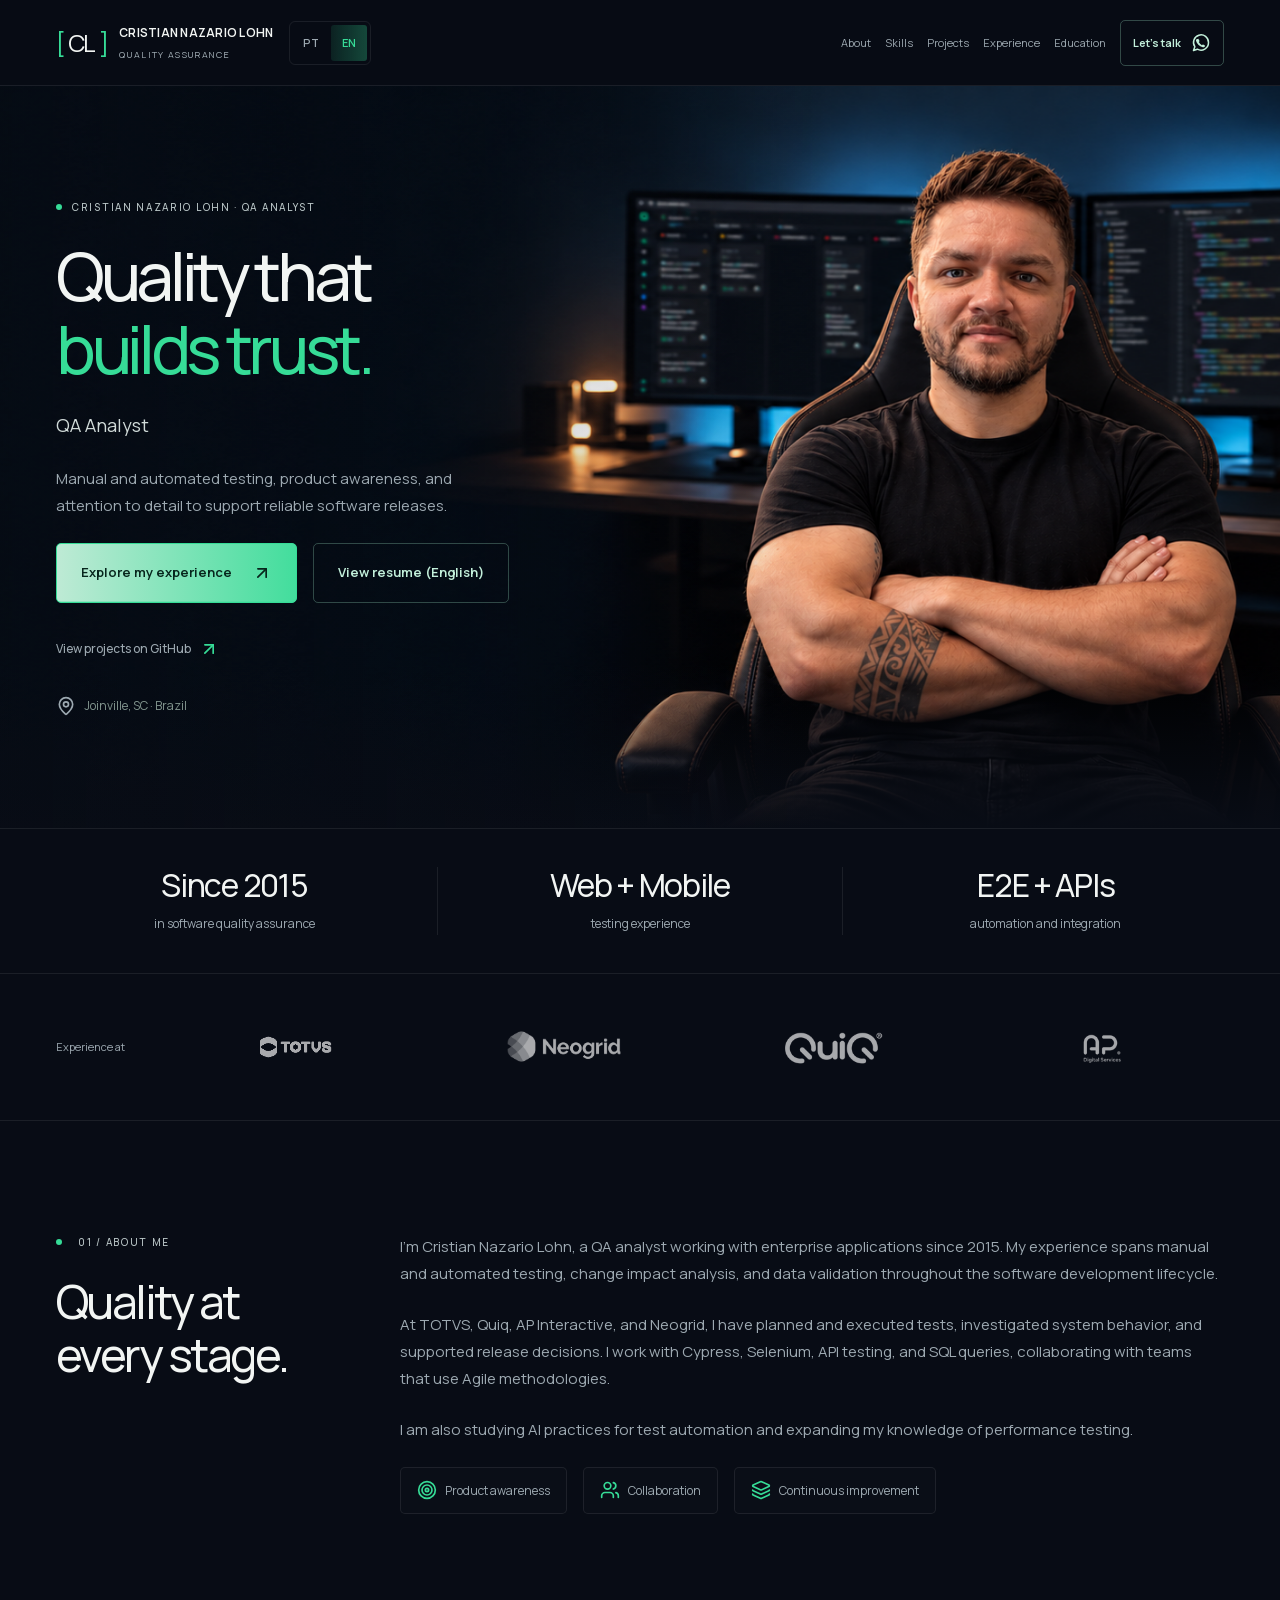
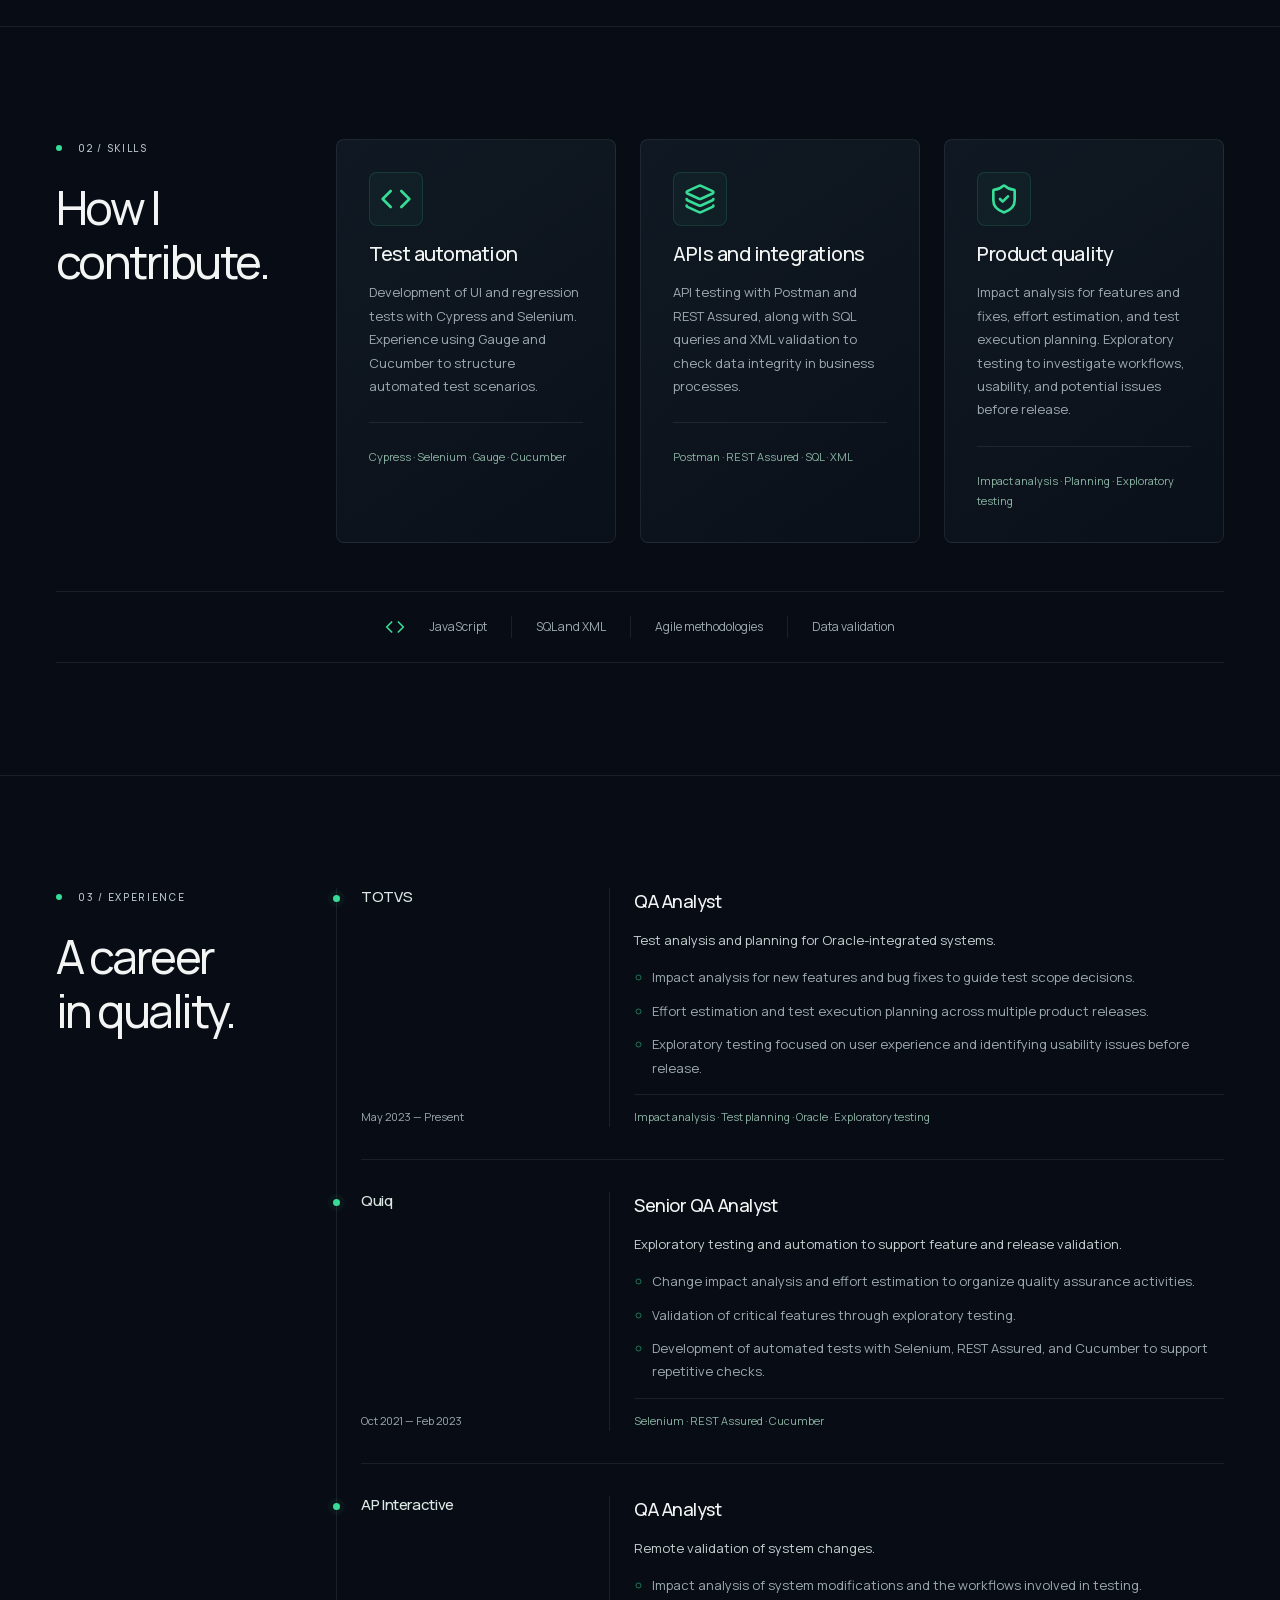
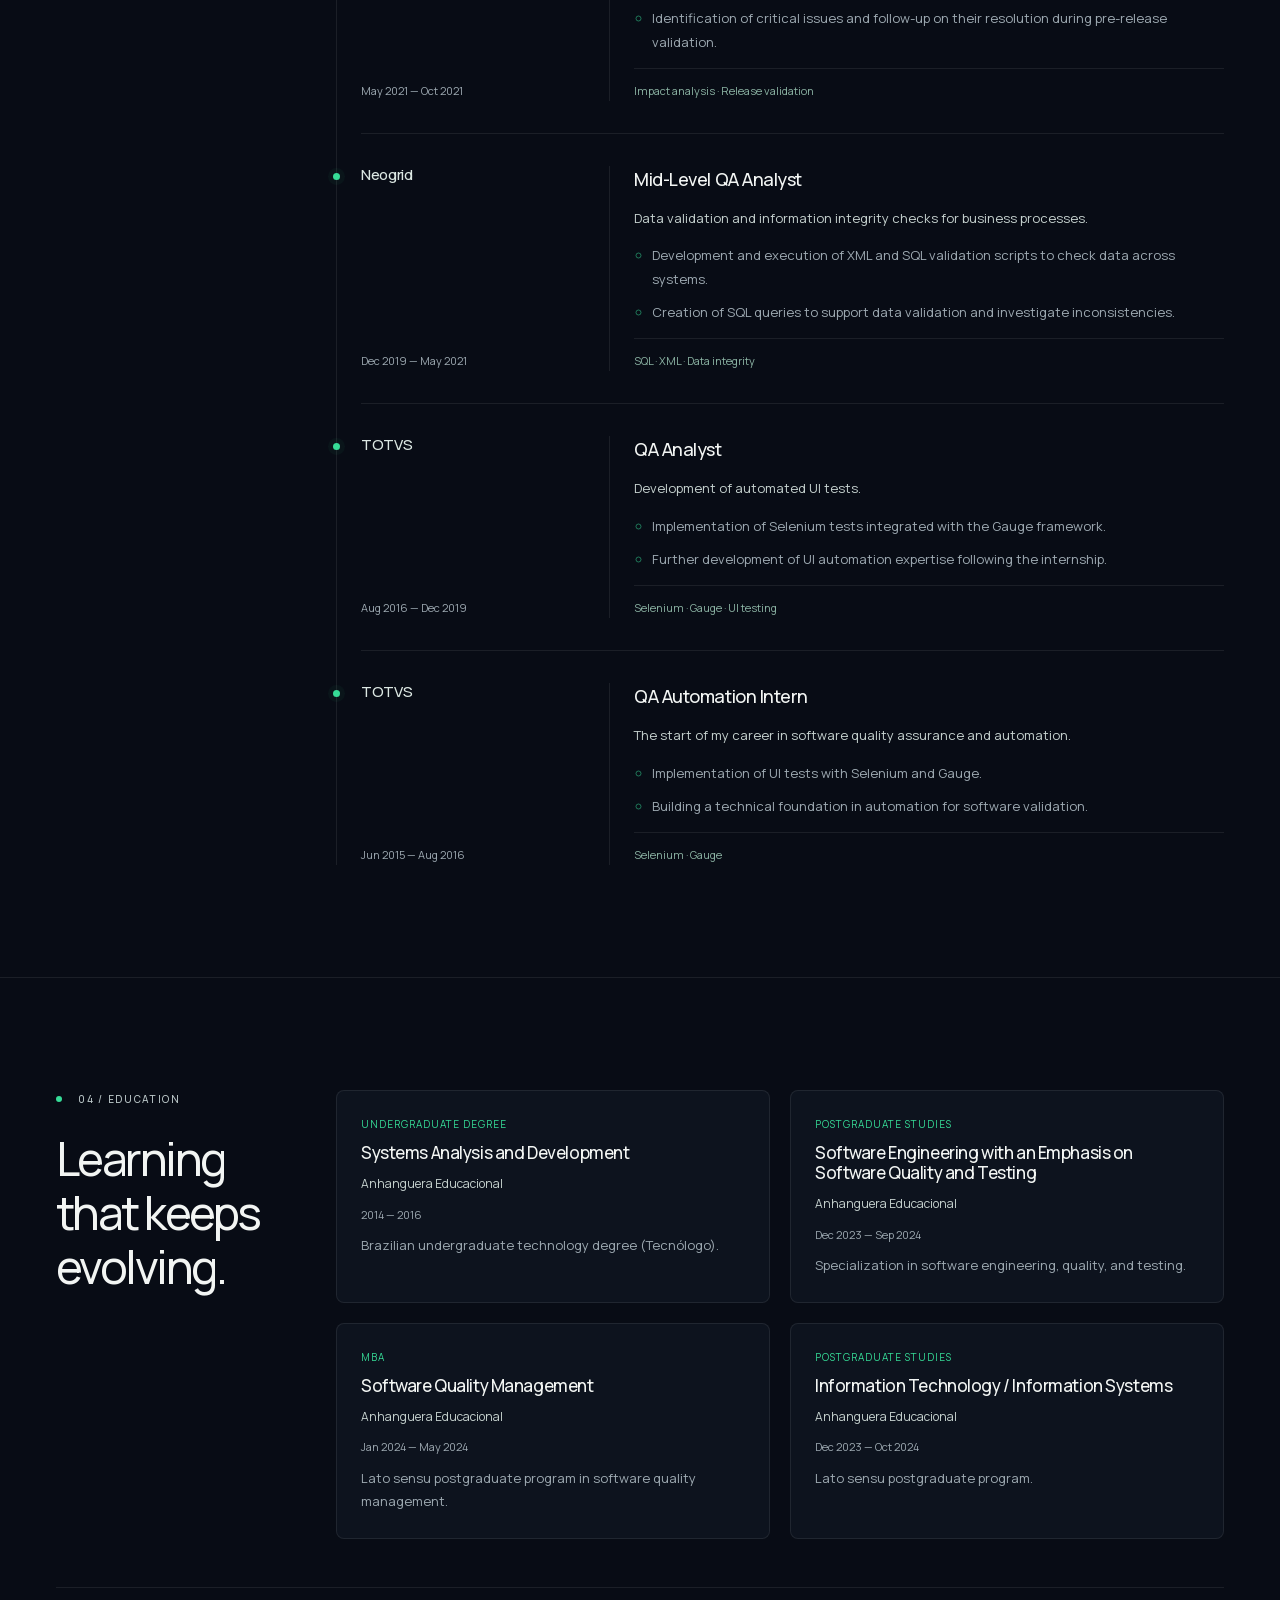
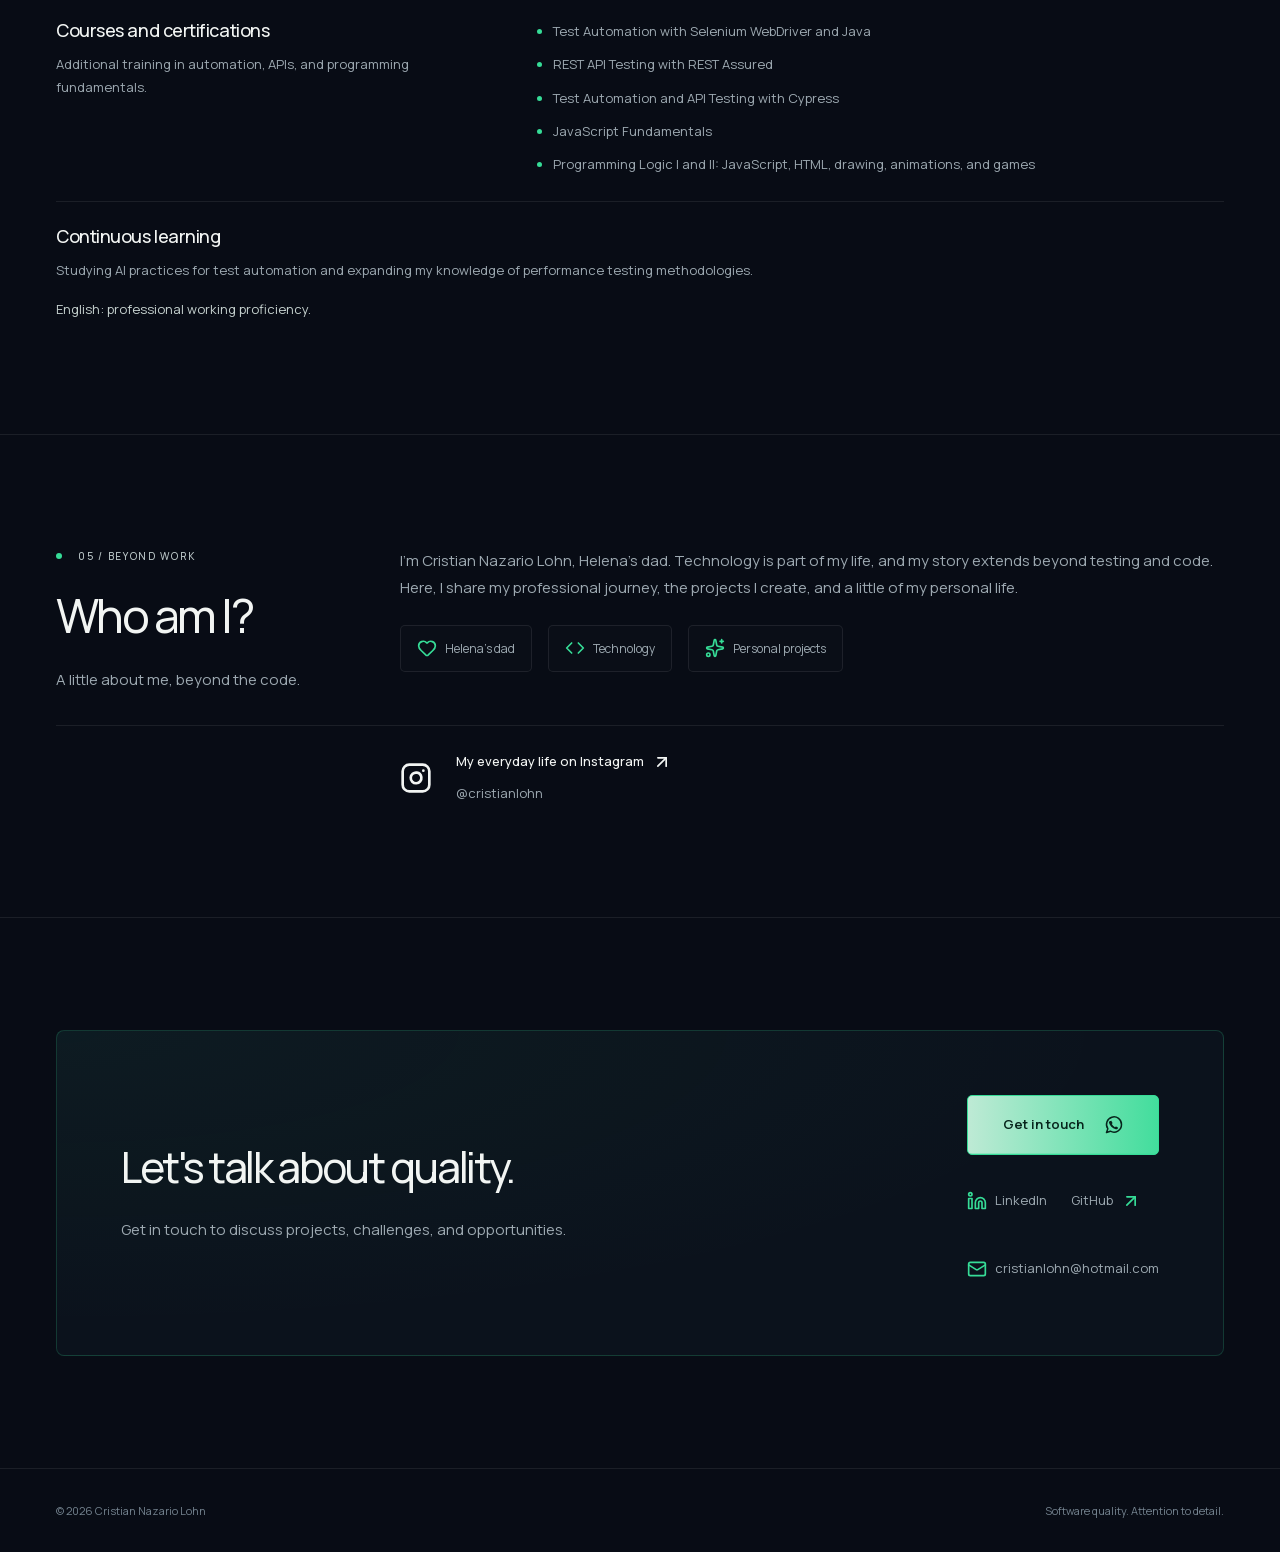
<file: en/index.html>
<!doctype html>
<html lang="en"><head data-forma-key="742e4d9d-9f48-4f87-aa64-7927dced3a9f">
  <meta charset="UTF-8" data-forma-key="9983ed4c-b155-4bf8-a88c-44a43e7c2e31">
  <meta name="viewport" content="width=device-width, initial-scale=1" data-forma-key="8f0eb5d0-8ad1-4099-90ef-3b623051bb37">
  <meta name="robots" content="noindex, nofollow" data-forma-key="2f94a19f-b52a-4fed-840d-349de835027e">
  <meta name="description" content="Cristian Nazario Lohn, QA Analyst. Explore my career, manual and automated testing skills, and experience in software quality assurance." data-forma-key="b9e9b848-1a5d-459b-8c3f-c9a0f7692f71">
  <title data-forma-key="9aa887f6-1d7d-4786-8fc0-e8adf25eac3b">Cristian Nazario Lohn — Software Quality Assurance</title>
  <link rel="canonical" href="https://cristian.catuto.com.br/en/" data-forma-key="1c12a1f9-e71f-415e-99da-c8a3e72d5868">
  <link rel="alternate" hreflang="pt-BR" href="https://cristian.catuto.com.br/" data-forma-key="6781f5dc-56b7-4345-b699-5896ac59e36e">
  <link rel="alternate" hreflang="en" href="https://cristian.catuto.com.br/en/" data-forma-key="3ee3ec5b-19f3-40ae-8611-83c78499cb49">
  <link rel="alternate" hreflang="x-default" href="https://cristian.catuto.com.br/" data-forma-key="04fc92af-a755-43ab-b5c2-870bcc5d5f09">
  <meta property="og:url" content="https://cristian.catuto.com.br/en/" data-forma-key="e7a039b3-a858-4ad7-be27-ee0f96ddf6d6">
  <link rel="preload" href="../assets/fonts/manrope-latin.woff2" as="font" type="font/woff2" crossorigin="" data-forma-key="5790b11b-8f99-4539-b1a7-6a12e50d7567">
  <link rel="stylesheet" href="../assets/css/design-system.css" data-forma-key="fc940d8b-b072-4610-8c36-0ea47c623e97">
  <link rel="stylesheet" href="../assets/css/style.css" data-forma-key="31aaf127-f1d8-489a-ad68-68d83e2b8c03">
  <script src="../assets/js/script.js" defer="" data-forma-key="41aaf5b6-e6ce-45b0-b7a5-720bc6cd0e49"></script>
<link rel="stylesheet" href="../assets/fonts/fonts.css" data-forma-fonts="v1" data-forma-key="6e2684af-e024-4312-915a-ea4380494b94">
  <link rel="stylesheet" href="../assets/css/catuto.desktop-685849ca.css" data-forma-key="67589ba0-3332-41af-ae6a-5db65466fd49">
</head>
<body data-forma-key="14867813-5987-40bb-b710-be8789e90deb">
  <a class="skip-link" href="../en-index/#conteudo" data-forma-key="c2080b8b-1824-477d-8bae-7bbf7bc5b649">Skip to content</a>
  <header class="site-header" data-forma-key="4c300025-f7d0-4d95-b64b-87d9cd71864e">
    <div class="container header-inner" data-forma-key="7bf687e1-f96b-43d4-aa79-5fbf2a7b2ddb">
      <div class="header-top" data-forma-key="49086fad-dbce-4c9e-b12e-f681833be311">
      <a class="brand" href="../en-index/#inicio" aria-label="Cristian Nazario Lohn — home" data-forma-key="dc96ae3b-84cf-4351-a38d-ce4e71ce4bdc">
        <span class="brand-monogram" data-forma-key="b7aafc8d-180f-4357-84bf-5080e225092a"><span data-forma-key="a0129a79-0e78-473b-b45f-ccb98b17dc2b">[</span> CL <span data-forma-key="0508b1cb-c73a-41f7-af20-dbaf592a3876">]</span></span>
        <span class="brand-copy" data-forma-key="ef7a4892-4233-4d1c-8fd2-88f455ca100a"><strong data-forma-key="8bee6671-1e4e-4340-9046-6eab96d088b0">CRISTIAN NAZARIO LOHN</strong><span data-forma-key="e9b18302-4c0b-4a6d-96dc-5054d81d15ee">QUALITY ASSURANCE</span></span>
      </a>
      <div class="header-tools" data-forma-key="152312d0-6cd4-47f5-b81c-4483d1039397">
      <nav class="language-switch" aria-label="Website language" data-forma-key="6ac04dea-16c1-413a-a270-368f1757110f">
        <a href="../" lang="pt-BR" hreflang="pt-BR" aria-label="Ver site em português" data-language="pt" data-forma-key="4ff1a3fa-d304-458e-a639-8c672a1d58e4">PT</a>
        <a href="../en-index/" lang="en" hreflang="en" aria-label="View website in English" aria-current="page" data-language="en" data-forma-key="4cf42782-ff09-47e8-83c8-8c7b0c92f201" style="display: inline-flex !important; position: static !important; z-index: auto !important; box-sizing: border-box !important; min-width: 36px !important; min-height: 36px !important; flex-flow: row !important; flex: 0 1 auto !important; place-items: center normal !important; place-content: normal center !important; place-self: auto !important; order: 0 !important; grid-template-columns: none !important; grid-template-rows: none !important; grid-auto-flow: row !important; grid-area: auto !important; gap: normal !important; margin: 0px !important; padding: 0px !important; color: var(--color-primary) !important; font-family: var(--font-body) !important; font-size: 11px !important; font-weight: 600 !important; font-style: normal !important; line-height: var(--line-height-body) !important; letter-spacing: normal !important; text-align: start !important; text-transform: none !important; text-decoration: none !important; white-space: normal !important; overflow-wrap: anywhere !important; word-break: normal !important; background-color: rgba(54, 220, 151, 0.08) !important; background-image: linear-gradient(90deg, rgba(54, 220, 151, 0.03) 0%, rgba(54, 220, 151, 0.25) 50%, rgba(54, 220, 151, 0.03) 100%) !important; background-size: 220% 100% !important; background-position: 0% 50% !important; background-repeat: initial !important; background-clip: initial !important; background-origin: initial !important; background-blend-mode: normal !important; border-width: 0px !important; border-style: none !important; border-color: rgb(54, 220, 151) !important; border-radius: 3px !important; box-shadow: none !important; text-shadow: none !important; opacity: 1 !important; object-fit: fill !important; object-position: 50% 50% !important; overflow: visible !important; transform: none !important; filter: none !important;">EN</a>
      </nav>
      <button class="menu-toggle" type="button" aria-expanded="false" aria-controls="navegacao" aria-label="Open menu" hidden="" data-forma-key="e2dc806b-8d58-4721-88e9-78e6590f2c5d"><svg xmlns="http://www.w3.org/2000/svg" width="24" height="24" viewBox="0 0 24 24" fill="none" stroke="currentColor" stroke-width="2" stroke-linecap="round" stroke-linejoin="round" data-iconstack="lucide:menu" class="icon menu-open-icon" aria-hidden="true" data-forma-key="ca96365d-d037-4f20-b948-05637d95c789">
  <path d="M4 5h16" data-forma-key="88a4a859-e239-4981-a6b9-5c4b9770a89e"></path>
  <path d="M4 12h16" data-forma-key="3546e34a-1cf1-42ae-9961-db4bcc3199de"></path>
  <path d="M4 19h16" data-forma-key="5461d4e9-a171-4af3-8baa-d03f6dce5ae8"></path>
</svg><svg xmlns="http://www.w3.org/2000/svg" width="24" height="24" viewBox="0 0 24 24" fill="none" stroke="currentColor" stroke-width="2" stroke-linecap="round" stroke-linejoin="round" data-iconstack="lucide:x" class="icon menu-close-icon" aria-hidden="true" data-forma-key="3ad62909-d944-4ab8-8fec-906572bcebbf">
  <path d="M18 6 6 18" data-forma-key="bf757103-cc81-4ea0-9744-3319e658ba67"></path>
  <path d="m6 6 12 12" data-forma-key="fae80df3-5988-4eac-815b-bbb7613c7fda"></path>
</svg></button>
      </div>
      </div>
      <nav id="navegacao" class="site-nav" aria-label="Main navigation" data-forma-key="ee969221-5b8d-419b-bd38-e894dca46cb7">
        <a href="../en-index/#sobre" data-forma-key="6d7f6e25-3101-4a9c-8c3d-772a8caf07f3">About</a>
        <a href="../en-index/#competencias" data-forma-key="9b840157-7156-4829-abe5-04555a7d4194">Skills</a>
        <a href="https://github.com/cristianlohn" target="_blank" rel="noopener noreferrer" data-forma-key="055058e4-e272-46a8-abcf-c6c8f7aabedc">Projects<span class="sr-only" data-forma-key="0ac3e207-fdae-4ffa-b29f-30ae47866eea"> (opens in a new tab)</span></a>
        <a href="../en-index/#experiencia" data-forma-key="4bd98d69-efd3-40c3-8c1c-f7a2778ec764">Experience</a>
        <a href="../en-index/#formacao" data-forma-key="9717a9ca-ff2b-4d89-9a7a-0aeeb63c894c">Education</a>
        <a class="button button-outline header-cta" href="https://wa.me/5547996348698" data-forma-key="799c18f9-7103-4ac1-b21e-9382712a45c8" target="_blank" rel="noopener noreferrer">Let's talk <svg xmlns="http://www.w3.org/2000/svg" width="24" height="24" viewBox="0 0 24 24" fill="none" stroke="currentColor" stroke-width="1.8" stroke-linecap="round" stroke-linejoin="round" class="icon" aria-hidden="true" data-forma-key="a4ad3e07-4c6c-4040-b8f3-d08653f3dc1e"><path d="M21 11.5a9 9 0 0 1-13.4 7.9L3 21l1.6-4.6A9 9 0 1 1 21 11.5Z"></path><path d="M8.2 7.2c.3-.3.7-.2.9.2l1 2c.1.3.1.5-.1.7l-.7.8a8 8 0 0 0 3.8 3.8l.8-.7c.2-.2.4-.2.7-.1l2 1c.4.2.5.6.2.9l-.8.9c-.5.5-1.2.6-1.9.4-4.1-1.3-7.3-4.5-8.1-7.9-.2-.6 0-1.1.4-1.5l.8-.5Z" fill="currentColor" stroke="none"></path></svg></a>
      </nav>
    </div>
  </header>
  <main id="conteudo" tabindex="-1" data-forma-key="a3f2a95a-30e2-476a-ab58-3d82d0fc401e">
    <section id="inicio" class="section hero" aria-labelledby="titulo-inicial" data-forma-key="8e636f5c-c1a6-4864-a711-31117a001e22">
      <div class="container hero-container" data-forma-key="b7aa131f-e36b-4c72-a81c-652af0d49705">
        <div class="hero-content" data-forma-key="b6f5f990-feed-4f47-9345-97583b636f5d">
          <p class="eyebrow" data-forma-key="7eef5d60-1d99-429b-ba08-0615f711c372">CRISTIAN NAZARIO LOHN · QA ANALYST</p>
          <h1 id="titulo-inicial" data-forma-key="efeffb3e-6d5a-4dc8-94ce-3c5b405af692">Quality that <span class="accent" data-forma-key="457de232-11fe-48e1-807c-66b6f140edcd">builds trust.</span></h1>
          <p class="hero-subtitle" data-forma-key="3e6e06c0-147f-4b92-b8ca-0fda0dfb0741">QA Analyst</p>
          <p class="hero-description" data-forma-key="c8a8c492-d217-4e60-a194-172bf9676aa9">Manual and automated testing, product awareness, and attention to detail to support reliable software releases.</p>
          <div class="hero-actions" data-forma-key="dc5c4afa-51f6-41e9-b270-d23f65b15f9b">
            <a class="button button-primary" href="../en-index/#experiencia" data-forma-key="3dac3223-a539-42c6-9c62-af85baa8a429" style="background-image: linear-gradient(90deg, rgb(190, 234, 213) 0%, rgb(54, 220, 151) 50%, rgb(190, 234, 213) 100%) !important; background-position: 0% 50% !important; background-size: 220% 100% !important; background-repeat:  !important; background-attachment:  !important; background-origin:  !important; background-clip:  !important; background-color: var(--color-primary) !important; display: inline-flex !important; position: static !important; z-index: auto !important; box-sizing: border-box !important; min-width: 0px !important; min-height: 58px !important; flex-flow: row !important; flex: 0 1 auto !important; place-items: center normal !important; place-content: normal center !important; place-self: auto !important; order: 0 !important; grid-template-columns: none !important; grid-template-rows: none !important; grid-auto-flow: row !important; grid-area: auto !important; gap: 20px !important; margin: 0px !important; padding: 17px 24px !important; color: var(--color-on-primary) !important; font-family: var(--font-body) !important; font-size: 13px !important; font-weight: 650 !important; font-style: normal !important; line-height: var(--line-height-body) !important; letter-spacing: normal !important; text-align: center !important; text-transform: none !important; text-decoration: none !important; white-space: normal !important; overflow-wrap: anywhere !important; word-break: normal !important; border-width: 1px !important; border-style: solid !important; border-top-color: var(--color-primary) !important; border-right-color: var(--color-primary) !important; border-bottom-color: var(--color-primary) !important; border-left-color: var(--color-primary) !important; border-top-left-radius: var(--radius-sm) !important; border-top-right-radius: var(--radius-sm) !important; border-bottom-right-radius: var(--radius-sm) !important; border-bottom-left-radius: var(--radius-sm) !important; box-shadow: none !important; text-shadow: none !important; opacity: 1 !important; object-fit: fill !important; object-position: 50% 50% !important; overflow: visible !important; transform: none !important; filter: none !important;">Explore my experience <svg xmlns="http://www.w3.org/2000/svg" width="24" height="24" viewBox="0 0 24 24" fill="none" stroke="currentColor" stroke-width="2" stroke-linecap="round" stroke-linejoin="round" data-iconstack="lucide:arrow-up-right" class="icon" aria-hidden="true" data-forma-key="e6925459-a72e-4fce-992b-20682167cbac">
  <path d="M7 7h10v10" data-forma-key="9736c76c-9d65-4e5f-a08a-ba3d9e25eadd"></path>
  <path d="M7 17 17 7" data-forma-key="3987d7a2-ca54-415b-9e2c-d72a67a01587"></path>
</svg></a>
            <a class="button button-outline" href="https://drive.google.com/file/d/1fnqyc-XgJSncVTTfPg9LHf7f3ccAkdzB/view?usp=drive_link" target="_blank" rel="noopener noreferrer" aria-describedby="curriculo-status" data-forma-key="7ab9459f-7ce8-4493-8e4a-08d37436244b">View resume (English)</a>
          </div>
          <span id="curriculo-status" class="sr-only" data-forma-key="b1137975-ce81-480c-a73e-731fed3c0461">Opens the English resume in Google Drive in a new tab, where it can be downloaded.</span>
          <a class="text-link" href="https://github.com/cristianlohn" target="_blank" rel="noopener noreferrer" data-forma-key="67752bb2-05aa-4080-98fe-c2156bc2e9f9">View projects on GitHub <svg xmlns="http://www.w3.org/2000/svg" width="24" height="24" viewBox="0 0 24 24" fill="none" stroke="currentColor" stroke-width="2" stroke-linecap="round" stroke-linejoin="round" data-iconstack="lucide:arrow-up-right" class="icon" aria-hidden="true" data-forma-key="9cc343e4-4bba-4084-90c5-b2644f8377c8">
  <path d="M7 7h10v10" data-forma-key="6d175dad-0327-4cf7-a5e8-7a4923d8625f"></path>
  <path d="M7 17 17 7" data-forma-key="0e1d576c-afc6-4c43-8e46-2c621e0aa292"></path>
</svg><span class="sr-only" data-forma-key="4a8c6a20-975f-4c25-a7e7-05efe18b2150"> (opens in a new tab)</span></a>
          <p class="location" data-forma-key="33f2ba75-2c5b-47ca-a6fa-ef207110425c"><svg xmlns="http://www.w3.org/2000/svg" width="24" height="24" viewBox="0 0 24 24" fill="none" stroke="currentColor" stroke-width="2" stroke-linecap="round" stroke-linejoin="round" data-iconstack="lucide:map-pin" class="icon" aria-hidden="true" data-forma-key="d19ad328-72fa-4801-9873-93d8d264480c">
  <path d="M20 10c0 4.993-5.539 10.193-7.399 11.799a1 1 0 0 1-1.202 0C9.539 20.193 4 14.993 4 10a8 8 0 0 1 16 0" data-forma-key="c2f0f555-39dd-4ba5-a63c-6c30dc3b4e31"></path>
  <circle cx="12" cy="10" r="3" data-forma-key="04646c87-feaa-420f-87af-850e1621ba1f"></circle>
</svg>Joinville, SC · Brazil</p>
        </div>
      </div>
    </section>
    <section id="indicadores" class="section metrics-section" aria-label="Experience in software quality assurance" data-forma-key="7330e6f1-24eb-44a1-90bd-83e99eb5f4aa">
      <div class="container" data-forma-key="b3255865-a437-41c3-9ccd-df9de93802f8">
        <dl class="metrics" data-forma-key="dd882871-c83d-4478-8d45-3541f4d4e920">
          <div class="metric" data-forma-key="cf249027-8048-4ed5-b863-749fd20d5ea1"><dt data-forma-key="eaaa8a8a-2cda-4071-acee-99eab3251bf2">Since 2015</dt><dd data-forma-key="74ae7a3b-f468-4586-a7b3-60161720b401">in software quality assurance</dd></div>
          <div class="metric" data-forma-key="903e0086-c180-4fe1-b179-5d9920c686d0"><dt data-forma-key="bf742ef1-be90-4cb7-a1b3-cad79828027f">Web + Mobile</dt><dd data-forma-key="bcd946fd-5a9a-420d-b773-1a901ab09d12">testing experience</dd></div>
          <div class="metric" data-forma-key="6201c470-e99e-4cec-b5ac-2a0b8f2f59a7"><dt data-forma-key="094bece9-a1b9-44bf-9021-9d951dd04c40">E2E + APIs</dt><dd data-forma-key="8f62a066-bbaf-4a23-88b7-7e402cb95190">automation and integration</dd></div>
        </dl>
      </div>
    </section>
    <section id="empresas" class="section companies-section" aria-label="Companies I have worked with" data-forma-key="e9a70122-bdc3-4141-b016-9cdff4b847a7">
      <div class="container companies-inner" data-forma-key="a5bbbf54-ce80-444f-8b50-33b036ad1959">
        <p class="companies-label" data-forma-key="a46a0ac1-1d5f-4f46-ab47-26d3c203ffcf">Experience at</p>
        <ul class="companies-list" data-forma-key="28f26c93-5257-43f2-ab10-fab9dc5a3430"><li class="company-logo-tile" data-forma-key="6106e433-090f-4cb1-a2fa-3554da2aa9e3"><img class="company-logo" src="../assets/img/totvs-monochrome.svg" alt="TOTVS" width="3840" height="2160" loading="lazy" decoding="async" data-forma-key="a1198cf8-ab8e-4d60-a4ad-91e5b4a138ad"></li><li class="company-logo-tile" data-forma-key="b6c41aa0-2506-4a37-9ee6-a79b7d636646"><img class="company-logo" src="../assets/img/neogrid-monochrome.svg" alt="Neogrid" width="5334" height="1705" loading="lazy" decoding="async" data-forma-key="0ce022ba-daf2-4005-93bc-ebd09f83ea44"></li><li class="company-logo-tile" data-forma-key="a882c582-d415-4e00-a232-703e985b5e5e"><img class="company-logo" src="../assets/img/quiq-monochrome.svg" alt="QUIQ" width="160" height="80" loading="lazy" decoding="async" data-forma-key="93e329b5-295a-4de4-aaea-027026f09115"></li><li class="company-logo-tile company-logo-square" data-forma-key="e671ac69-a40b-4e4c-bec6-2478634e35eb"><img class="company-logo" src="../assets/img/ap-digital-monochrome.svg" alt="AP Digital Services" width="80" height="80" loading="lazy" decoding="async" data-forma-key="b3fde369-e928-4f1a-9dbb-7465171b8d37"></li></ul>
      </div>
    </section>
    <section id="sobre" class="section" aria-labelledby="sobre-titulo" data-forma-key="c3ba05f8-9756-4739-9119-c0c5e84da14c">
      <div class="container editorial about-layout" data-forma-key="85815545-b7d5-4165-9bf7-dd0da5c2da23">
        <div class="section-heading" data-forma-key="fc2fdc4e-82df-4617-bb09-1f1dbdd31416"><p class="eyebrow section-label" data-forma-key="75632781-7ea0-41c0-b616-4422eefb80d8">01 / ABOUT ME</p><h2 id="sobre-titulo" data-forma-key="cc4a38bb-6ec4-4530-b418-54c46ba48815">Quality at every stage.</h2></div>
        <div class="section-content about-content" data-forma-key="9a36236f-5109-461f-b6e3-e2404b78d47c">
          <p data-forma-key="be56d87c-e085-4873-b326-566cf76bcc9a">I'm Cristian Nazario Lohn, a QA analyst working with enterprise applications since 2015. My experience spans manual and automated testing, change impact analysis, and data validation throughout the software development lifecycle.</p>
          <p data-forma-key="fea5ef19-948c-4524-bdf0-def0646dd85d">At TOTVS, Quiq, AP Interactive, and Neogrid, I have planned and executed tests, investigated system behavior, and supported release decisions. I work with Cypress, Selenium, API testing, and SQL queries, collaborating with teams that use Agile methodologies.</p>
          <p data-forma-key="bdb76965-25fe-43c4-aa55-f1fac7ae953b">I am also studying AI practices for test automation and expanding my knowledge of performance testing.</p>
          <ul class="attributes" data-forma-key="0b86bef9-ffc2-4713-b78c-d4c8814bed16">
            <li data-forma-key="8215ca3f-fa63-4dd1-83a4-569e348ce6c1"><svg xmlns="http://www.w3.org/2000/svg" width="24" height="24" viewBox="0 0 24 24" fill="none" stroke="currentColor" stroke-width="2" stroke-linecap="round" stroke-linejoin="round" data-iconstack="lucide:target" class="icon" aria-hidden="true" data-forma-key="91557408-4e43-476b-87e8-d1455c538a46">
  <circle cx="12" cy="12" r="10" data-forma-key="a1f9e1be-28e7-4e68-b235-771f981a616d"></circle>
  <circle cx="12" cy="12" r="6" data-forma-key="0d10a93d-3e84-4172-aefe-643bbf97d568"></circle>
  <circle cx="12" cy="12" r="2" data-forma-key="f8bee81c-bea1-4395-8def-131145156cac"></circle>
</svg>Product awareness</li>
            <li data-forma-key="e9d190e2-fc04-442b-bddc-5d15ec66d278"><svg xmlns="http://www.w3.org/2000/svg" width="24" height="24" viewBox="0 0 24 24" fill="none" stroke="currentColor" stroke-width="2" stroke-linecap="round" stroke-linejoin="round" data-iconstack="lucide:users" class="icon" aria-hidden="true" data-forma-key="824dfd18-0735-44c1-8d43-1091a72bae39">
  <path d="M16 21v-2a4 4 0 0 0-4-4H6a4 4 0 0 0-4 4v2" data-forma-key="40345660-7ba3-4194-81c7-3d41514c4bf9"></path>
  <path d="M16 3.128a4 4 0 0 1 0 7.744" data-forma-key="c675a8ff-c378-48dc-8bde-faa681a0e85d"></path>
  <path d="M22 21v-2a4 4 0 0 0-3-3.87" data-forma-key="a016f9bb-6868-442b-a3a9-b580e12382ed"></path>
  <circle cx="9" cy="7" r="4" data-forma-key="c9e31ddc-7d3d-4f66-bc6f-fd641c453c01"></circle>
</svg>Collaboration</li>
            <li data-forma-key="bc67764b-31a6-4164-8cdd-dfbd392c813f"><svg xmlns="http://www.w3.org/2000/svg" width="24" height="24" viewBox="0 0 24 24" fill="none" stroke="currentColor" stroke-width="2" stroke-linecap="round" stroke-linejoin="round" data-iconstack="lucide:layers" class="icon" aria-hidden="true" data-forma-key="bac233b8-288f-4521-b895-d0bc2e9b6c03">
  <path d="M12.83 2.18a2 2 0 0 0-1.66 0L2.6 6.08a1 1 0 0 0 0 1.83l8.58 3.91a2 2 0 0 0 1.66 0l8.58-3.9a1 1 0 0 0 0-1.83z" data-forma-key="cd55d8ca-1cff-450a-b154-d6e7236b15c4"></path>
  <path d="M2 12a1 1 0 0 0 .58.91l8.6 3.91a2 2 0 0 0 1.65 0l8.58-3.9A1 1 0 0 0 22 12" data-forma-key="43d6553d-3254-4233-8298-922481820077"></path>
  <path d="M2 17a1 1 0 0 0 .58.91l8.6 3.91a2 2 0 0 0 1.65 0l8.58-3.9A1 1 0 0 0 22 17" data-forma-key="1058a975-0eac-4f35-8de3-0aeedcfd3bd8"></path>
</svg>Continuous improvement</li>
          </ul>
        </div>
      </div>
    </section>
    <section id="competencias" class="section" aria-labelledby="competencias-titulo" data-forma-key="b9d64bad-0340-4303-b612-b345364ae5e8">
      <div class="container competence-container" data-forma-key="33e30541-73d0-4791-877e-5ab4d11bd403">
        <div class="editorial competence-layout" data-forma-key="c486fc72-af21-4692-addf-f7c89107651c">
          <div class="section-heading" data-forma-key="e204f8bd-5767-4bce-be54-2c5d2daa3b54"><p class="eyebrow section-label" data-forma-key="4ce8ca84-b6ec-4abb-ba3b-d97f511f9256">02 / SKILLS</p><h2 id="competencias-titulo" data-forma-key="05870dad-28e9-40bc-ac94-e776e9c44845">How I contribute.</h2></div>
          <div class="section-content skill-cards" data-forma-key="8d7a1c83-c7fd-4f1c-ad5c-27f67d742ee0">
            <article class="skill-card" data-forma-key="86390280-b6c9-457d-97b5-760297a29ebb"><svg xmlns="http://www.w3.org/2000/svg" width="24" height="24" viewBox="0 0 24 24" fill="none" stroke="currentColor" stroke-width="2" stroke-linecap="round" stroke-linejoin="round" data-iconstack="lucide:code" class="icon feature-icon" aria-hidden="true" data-forma-key="1eccf836-9bae-48e1-8148-3ad491835ece">
  <path d="m16 18 6-6-6-6" data-forma-key="d8d2acd4-1038-4ae7-a8ba-326ac4a51c1d"></path>
  <path d="m8 6-6 6 6 6" data-forma-key="84b1b6c2-0690-41d6-88d1-d6054bfd8a47"></path>
</svg><h3 data-forma-key="d0c79279-a787-453b-a954-2b4939bf9e02">Test automation</h3><p data-forma-key="f24024c7-58d5-45ce-88fc-dbe986b1c8c6">Development of UI and regression tests with Cypress and Selenium. Experience using Gauge and Cucumber to structure automated test scenarios.</p><p class="technologies" data-forma-key="1abcd2c2-fe58-416a-9f6c-ab1ea5e75f33">Cypress · Selenium · Gauge · Cucumber</p></article>
            <article class="skill-card" data-forma-key="7e8471a7-d719-4b0c-ad21-cfe68299fab4"><svg xmlns="http://www.w3.org/2000/svg" width="24" height="24" viewBox="0 0 24 24" fill="none" stroke="currentColor" stroke-width="2" stroke-linecap="round" stroke-linejoin="round" data-iconstack="lucide:layers" class="icon feature-icon" aria-hidden="true" data-forma-key="2f9a1e4b-83ba-4199-8ce5-d8ee6925b4fb">
  <path d="M12.83 2.18a2 2 0 0 0-1.66 0L2.6 6.08a1 1 0 0 0 0 1.83l8.58 3.91a2 2 0 0 0 1.66 0l8.58-3.9a1 1 0 0 0 0-1.83z" data-forma-key="eba4c046-c556-4dcd-ad47-f4633269d7ee"></path>
  <path d="M2 12a1 1 0 0 0 .58.91l8.6 3.91a2 2 0 0 0 1.65 0l8.58-3.9A1 1 0 0 0 22 12" data-forma-key="b0ab544d-702e-47cd-af9a-4c5c79c39158"></path>
  <path d="M2 17a1 1 0 0 0 .58.91l8.6 3.91a2 2 0 0 0 1.65 0l8.58-3.9A1 1 0 0 0 22 17" data-forma-key="2e140758-4cda-474e-9fb2-30cf8f60710d"></path>
</svg><h3 data-forma-key="d92f6d16-bf48-42e6-80e0-1d8344d1df4c">APIs and integrations</h3><p data-forma-key="20df728e-769d-4c7f-add8-bdc97989190d">API testing with Postman and REST Assured, along with SQL queries and XML validation to check data integrity in business processes.</p><p class="technologies" data-forma-key="f4681a75-882d-4ab3-bf8b-2b4a0196608b">Postman · REST Assured · SQL · XML</p></article>
            <article class="skill-card" data-forma-key="d80b5d01-1627-40b9-9fb5-792d5edeb170"><svg xmlns="http://www.w3.org/2000/svg" width="24" height="24" viewBox="0 0 24 24" fill="none" stroke="currentColor" stroke-width="2" stroke-linecap="round" stroke-linejoin="round" data-iconstack="lucide:shield-check" class="icon feature-icon" aria-hidden="true" data-forma-key="e4e5fea1-8194-429f-beb3-e8b12e79a2d6">
  <path d="M20 13c0 5-3.5 7.5-7.66 8.95a1 1 0 0 1-.67-.01C7.5 20.5 4 18 4 13V6a1 1 0 0 1 1-1c2 0 4.5-1.2 6.24-2.72a1.17 1.17 0 0 1 1.52 0C14.51 3.81 17 5 19 5a1 1 0 0 1 1 1z" data-forma-key="0367892d-c7ef-4459-ba45-755922c25fce"></path>
  <path d="m9 12 2 2 4-4" data-forma-key="0bf8ced2-4f3e-4505-851b-737556942cfa"></path>
</svg><h3 data-forma-key="ab0e3924-3d6a-4184-a557-fa8d2005a684">Product quality</h3><p data-forma-key="5dcd8111-9abd-457c-a51b-ce9ca724616c">Impact analysis for features and fixes, effort estimation, and test execution planning. Exploratory testing to investigate workflows, usability, and potential issues before release.</p><p class="technologies" data-forma-key="0eecdfdc-068e-4945-8fa0-2da01f83989e">Impact analysis · Planning · Exploratory testing</p></article>
          </div>
        </div>
        <div class="technology-band" data-forma-key="b6788c95-85dd-4b64-bf92-b5a0190c094c"><svg xmlns="http://www.w3.org/2000/svg" width="24" height="24" viewBox="0 0 24 24" fill="none" stroke="currentColor" stroke-width="2" stroke-linecap="round" stroke-linejoin="round" data-iconstack="lucide:code" class="icon" aria-hidden="true" data-forma-key="599b112f-c102-4078-ab44-86b8340fdc42">
  <path d="m16 18 6-6-6-6" data-forma-key="518f8bc1-0ce7-4fe0-9e7c-2ed5fb2cb599"></path>
  <path d="m8 6-6 6 6 6" data-forma-key="a41ad03c-2fbd-459c-bac5-45e2ffceef8f"></path>
</svg><ul data-forma-key="9f12c767-4fd1-4846-9256-9e2bbf31ba2b"><li data-forma-key="d7af45b5-441c-4f8c-ba19-4987238488c2">JavaScript</li><li data-forma-key="0c09d0bd-3741-4711-a691-ef560722aeb0">SQL and XML</li><li data-forma-key="1ad2168e-ce4b-4939-b15e-fce06e8aa8ed">Agile methodologies</li><li data-forma-key="a47d8880-37bb-4e69-89a9-d902088675c9">Data validation</li></ul></div>
      </div>
    </section>
    <section id="experiencia" class="section" aria-labelledby="experiencia-titulo" data-forma-key="7d1f0af5-8609-4e2b-9543-e49ea23e1a62">
      <div class="container editorial" data-forma-key="9368b618-1658-4a71-a07a-41db5a79beab">
        <div class="section-heading" data-forma-key="4dfaa085-38bf-41c2-8df2-cdf8f5a0448e"><p class="eyebrow section-label" data-forma-key="d67a70aa-0845-4ec7-b84e-64bda3f10fd7">03 / EXPERIENCE</p><h2 id="experiencia-titulo" data-forma-key="b7c6f985-122d-4518-ad7d-48333d73eee2">A career in quality.</h2></div>
        <ol class="section-content timeline" data-forma-key="d91d445f-e116-44ec-a268-1bef848efacb">
          <li class="timeline-item" data-forma-key="235cbc48-b27e-482e-af3e-4f52f9509620">
            <div class="job-meta" data-forma-key="2aa71feb-ac7a-43b0-959e-5a2a7ab579c3"><h3 class="company-name" data-forma-key="68013f9a-0447-4522-be0d-e3c86a6985d7">TOTVS</h3><p class="job-date" data-forma-key="3d89da2a-2aa8-4fee-a58f-9b0390f5f482">May 2023 — Present</p></div>
            <div class="job-detail" data-forma-key="b32fe858-dcb8-4e04-8f02-7524b1c3dfb4"><h3 data-forma-key="a7cfb06a-fd41-42ec-8fc7-8c67e43ff649">QA Analyst</h3><p class="job-summary" data-forma-key="4698d430-8fd9-4a2c-b8c6-5f789ab42982">Test analysis and planning for Oracle-integrated systems.</p>
              <ul class="job-responsibilities" data-forma-key="353b1538-47c5-44ab-8ab2-8dc7d3007552"><li data-forma-key="557ea5d1-9094-4f56-a4f8-59342783dfbd">Impact analysis for new features and bug fixes to guide test scope decisions.</li><li data-forma-key="2daaf59e-4a8d-4699-b3ea-704773d9a8de">Effort estimation and test execution planning across multiple product releases.</li><li data-forma-key="0101cbc2-f4fe-43a4-9dac-7b7f5557b7e4">Exploratory testing focused on user experience and identifying usability issues before release.</li></ul>
              <p class="job-tools" data-forma-key="9f1788e8-ee27-43ff-927e-9318c84ac7ab">Impact analysis · Test planning · Oracle · Exploratory testing</p>
            </div>
          </li>
          <li class="timeline-item" data-forma-key="baf7a883-cd02-4a90-a750-e44e334e5bd8">
            <div class="job-meta" data-forma-key="50bdb682-5031-4b9c-8b95-3941c0ee9ba0"><h3 class="company-name" data-forma-key="7f7ec84c-5609-46ce-8a4a-44ed826193c6">Quiq</h3><p class="job-date" data-forma-key="8c5aefc1-8300-48e2-b00a-69b45a512d8d">Oct 2021 — Feb 2023</p></div>
            <div class="job-detail" data-forma-key="60803c6e-acd5-4c4b-84f6-54966292c734"><h3 data-forma-key="fdd3a1d8-a626-45c1-904b-74321839764f">Senior QA Analyst</h3><p class="job-summary" data-forma-key="579e6a11-7fa7-4156-8f9d-36096d9ffd49">Exploratory testing and automation to support feature and release validation.</p>
              <ul class="job-responsibilities" data-forma-key="f69bdd7f-5dd6-4c86-969c-5319176eaeb0"><li data-forma-key="7979d542-cbd3-47a7-adda-57c45c5f3994">Change impact analysis and effort estimation to organize quality assurance activities.</li><li data-forma-key="67e6cd76-7061-4274-894f-98b6c7a91962">Validation of critical features through exploratory testing.</li><li data-forma-key="5d526807-5dcb-4aa2-9bf7-9e3483b269c7">Development of automated tests with Selenium, REST Assured, and Cucumber to support repetitive checks.</li></ul>
              <p class="job-tools" data-forma-key="3410339b-5cd0-4de7-8f4b-46091f9ec8d6">Selenium · REST Assured · Cucumber</p>
            </div>
          </li>
          <li class="timeline-item" data-forma-key="b5f0feb4-5336-46aa-b835-df8c49aa437f">
            <div class="job-meta" data-forma-key="e82f2305-9de7-4c94-9d2e-55af47e729ca"><h3 class="company-name" data-forma-key="a34bbc9d-9d7c-4308-b2ba-c0128e9a159c">AP Interactive</h3><p class="job-date" data-forma-key="bc937359-8b1c-407d-b052-2e792b8be82e">May 2021 — Oct 2021</p></div>
            <div class="job-detail" data-forma-key="75f8e994-10a5-4508-9d99-fa51ef474c96"><h3 data-forma-key="046869f2-544d-45e2-9d12-ed44e4167c73">QA Analyst</h3><p class="job-summary" data-forma-key="077c164b-7290-4863-bab2-5d42a2971335">Remote validation of system changes.</p>
              <ul class="job-responsibilities" data-forma-key="214337a3-a555-46eb-92ef-3f444d8630dd"><li data-forma-key="f8f1af35-0664-4204-8088-82958c99d3df">Impact analysis of system modifications and the workflows involved in testing.</li><li data-forma-key="6046e500-1f1a-409b-ab63-dbae8369e2b2">Identification of critical issues and follow-up on their resolution during pre-release validation.</li></ul>
              <p class="job-tools" data-forma-key="4ce3db3e-0bf9-4ba3-a9f2-a3cf479f1aea">Impact analysis · Release validation</p>
            </div>
          </li>
          <li class="timeline-item" data-forma-key="0c0123da-349f-423c-8f93-c9fc357b365b">
            <div class="job-meta" data-forma-key="248fb349-d849-41a3-ad0c-d8703320ae0c"><h3 class="company-name" data-forma-key="59b30a2c-5a04-463b-8fef-ca62df28ba41">Neogrid</h3><p class="job-date" data-forma-key="41d25560-3ffd-4778-8caa-2a9101bf5165">Dec 2019 — May 2021</p></div>
            <div class="job-detail" data-forma-key="bdac67b4-c05a-4733-bf6d-ba65bad5b33a"><h3 data-forma-key="c7aaf62c-09b8-4bf2-a8b2-951717ef8eaf">Mid-Level QA Analyst</h3><p class="job-summary" data-forma-key="ef57877f-9477-457c-af9c-02c7a55293a8">Data validation and information integrity checks for business processes.</p>
              <ul class="job-responsibilities" data-forma-key="3e150048-c270-4397-a0a2-0ca329159ecd"><li data-forma-key="02941a73-0a8e-463a-b191-ed68ca6546a8">Development and execution of XML and SQL validation scripts to check data across systems.</li><li data-forma-key="d0176495-034c-4460-952a-ee3e1271b06f">Creation of SQL queries to support data validation and investigate inconsistencies.</li></ul>
              <p class="job-tools" data-forma-key="28c7084a-0732-411a-a58f-5754d20acb98">SQL · XML · Data integrity</p>
            </div>
          </li>
          <li class="timeline-item" data-forma-key="4fb86468-8c0d-4a5c-ba37-d5f7c415fcaa">
            <div class="job-meta" data-forma-key="d32e075f-ad48-4616-89e0-c20c92f5f6d9"><h3 class="company-name" data-forma-key="b7870873-63f0-45f0-8549-09c0411ee617">TOTVS</h3><p class="job-date" data-forma-key="91ac1313-8af9-44a1-9952-5deb8ff1bf70">Aug 2016 — Dec 2019</p></div>
            <div class="job-detail" data-forma-key="f8ed6002-3d97-4024-b69b-9f2cd1766864"><h3 data-forma-key="a152d1b6-06e4-48d7-a892-35d8de4fdd9c">QA Analyst</h3><p class="job-summary" data-forma-key="0e718a40-9868-4cdf-af49-a65344886b68">Development of automated UI tests.</p>
              <ul class="job-responsibilities" data-forma-key="5b370f1f-92d9-416b-b217-bd67bbb05acc"><li data-forma-key="e5434be4-c6f0-4f12-affb-e5ddb947a6c7">Implementation of Selenium tests integrated with the Gauge framework.</li><li data-forma-key="a5b61e95-47d8-400a-9457-7b1e2f68411c">Further development of UI automation expertise following the internship.</li></ul>
              <p class="job-tools" data-forma-key="f6cfaaa8-6249-48e2-a972-25ced5f866eb">Selenium · Gauge · UI testing</p>
            </div>
          </li>
          <li class="timeline-item" data-forma-key="9c1ede36-42b2-41c0-9d43-fac93fbab494">
            <div class="job-meta" data-forma-key="6755037e-af43-42ee-820b-fffdf4c00438"><h3 class="company-name" data-forma-key="6af5b2dc-249e-4692-a7af-5dd56829c986">TOTVS</h3><p class="job-date" data-forma-key="41dcbe54-0257-478f-9210-a24c2410692c">Jun 2015 — Aug 2016</p></div>
            <div class="job-detail" data-forma-key="37703cc1-7d33-48ce-ba04-c3755a22e48a"><h3 data-forma-key="f1cbc194-fba1-4a02-b240-597fae3b64e7">QA Automation Intern</h3><p class="job-summary" data-forma-key="0d241190-d62e-4910-a6f0-fb49cfcecddb">The start of my career in software quality assurance and automation.</p>
              <ul class="job-responsibilities" data-forma-key="720b9ef7-70c1-4ca5-867e-a7c6182f45d5"><li data-forma-key="5eec2505-1dd6-47f1-b9a7-2f7fe6d24295">Implementation of UI tests with Selenium and Gauge.</li><li data-forma-key="bcee5954-258f-43e2-b54f-81c865a3a0e9">Building a technical foundation in automation for software validation.</li></ul>
              <p class="job-tools" data-forma-key="b614a75b-59e4-46b1-9ca8-cbdd8d82d09e">Selenium · Gauge</p>
            </div>
          </li>
        </ol>
      </div>
    </section>
    <section id="formacao" class="section" aria-labelledby="formacao-titulo" data-forma-key="fe30f587-36dc-484b-a542-5245338a5a5b">
      <div class="container education-container" data-forma-key="f045a74f-093e-470c-933b-54033c347882">
        <div class="editorial" data-forma-key="a8e53631-5c97-47b6-8403-47cc6dccc428">
          <div class="section-heading" data-forma-key="6164f572-e2db-45f6-8e2a-176dbd136982"><p class="eyebrow section-label" data-forma-key="739b20ef-d65f-42d3-92ef-670a4ec9c486">04 / EDUCATION</p><h2 id="formacao-titulo" data-forma-key="646e6939-71ce-46b6-92b1-2f6e995df766">Learning that keeps evolving.</h2></div>
          <ul class="section-content education-list" data-forma-key="41226462-e183-4607-be0d-948de5cc3b84">
            <li class="education-item" data-forma-key="d51e6821-02af-416b-b2f2-72b1d02a702f"><span class="education-type" data-forma-key="1d236de4-56e1-467f-bc54-5f9210ecd20f">Undergraduate degree</span><h3 data-forma-key="06cc7f01-03e7-4a12-ac1d-d80431a68354">Systems Analysis and Development</h3><p class="education-institution" data-forma-key="1fd0892b-1520-4aae-b8d6-2e784f351583">Anhanguera Educacional</p><p class="education-date" data-forma-key="dcfd5ccc-87ec-4744-9d51-1e54b203cd84">2014 — 2016</p><p data-forma-key="dcf274f9-0188-410d-a8ed-4706c4574be2">Brazilian undergraduate technology degree (Tecnólogo).</p></li>
            <li class="education-item" data-forma-key="6e8db618-9e5e-47ce-9e68-8e8d6eedc074"><span class="education-type" data-forma-key="9cdee73b-c052-4311-9e30-480760277939">Postgraduate studies</span><h3 data-forma-key="08366c52-04af-4a90-b4e0-0fa62d0c91b7">Software Engineering with an Emphasis on Software Quality and Testing</h3><p class="education-institution" data-forma-key="9651d405-e114-43bb-8521-2187b25c7259">Anhanguera Educacional</p><p class="education-date" data-forma-key="e65cb84b-bdb8-4272-b5b7-4a1e4f047b70">Dec 2023 — Sep 2024</p><p data-forma-key="07e008af-a362-4d08-ad10-ad408448657b">Specialization in software engineering, quality, and testing.</p></li>
            <li class="education-item" data-forma-key="f00543c4-a715-4ee4-b713-f04ba74eb54d"><span class="education-type" data-forma-key="ab92b9e2-f1d7-439b-9175-6026bf15f507">MBA</span><h3 data-forma-key="080e696d-2a33-4495-ba2e-58b80c358c94">Software Quality Management</h3><p class="education-institution" data-forma-key="09f6b2e6-15a5-4b76-8b3d-347e30ba1c67">Anhanguera Educacional</p><p class="education-date" data-forma-key="5fa2bd45-63da-43d8-92a7-e516a5f23b0c">Jan 2024 — May 2024</p><p data-forma-key="6edf3b36-46ab-49b1-b5cc-f0118172cd8d">Lato sensu postgraduate program in software quality management.</p></li>
            <li class="education-item" data-forma-key="59c9f270-9958-41de-8b79-9f81fbb92324"><span class="education-type" data-forma-key="381efe3d-40d5-4f89-8130-23a377ad2ffb">Postgraduate studies</span><h3 data-forma-key="9b3722fe-40bf-4935-b7a3-e4cf3a387961">Information Technology / Information Systems</h3><p class="education-institution" data-forma-key="76d10816-5c53-41df-bcab-8a65ea0f72fd">Anhanguera Educacional</p><p class="education-date" data-forma-key="7c169ea4-8738-4c15-a9b5-b1641d5091b8">Dec 2023 — Oct 2024</p><p data-forma-key="22c3217b-9a3c-497e-a8bb-9de58d2bb839">Lato sensu postgraduate program.</p></li>
          </ul>
        </div>
        <div class="learning-panel" data-forma-key="c1383003-7444-4af8-83b3-5035c8b3ca5d">
          <div data-forma-key="db234440-75be-4789-9643-f912bcac37ba"><h3 data-forma-key="ae925f9e-16c8-43c7-8136-36b60c69222b">Courses and certifications</h3><p data-forma-key="f31e23ad-3836-4c65-9c61-61bc9d84b4ec">Additional training in automation, APIs, and programming fundamentals.</p></div>
          <ul class="learning-list" data-forma-key="f10785e3-a7ad-4284-88b2-6d6276af5952">
            <li data-forma-key="a9448cdc-d601-4c15-b2a6-af60c70c2043">Test Automation with Selenium WebDriver and Java</li>
            <li data-forma-key="486f6e87-924c-46a8-8f97-d9f65c572055">REST API Testing with REST Assured</li>
            <li data-forma-key="59280d14-e632-4c41-8ec2-eb13ff504d00">Test Automation and API Testing with Cypress</li>
            <li data-forma-key="f0522345-1363-4f55-b57b-7abc872351b0">JavaScript Fundamentals</li>
            <li data-forma-key="67e1cea6-25dc-4a00-89cb-36f032e33f75">Programming Logic I and II: JavaScript, HTML, drawing, animations, and games</li>
          </ul>
          <div class="learning-current" data-forma-key="c3cd2cf2-dbb2-4571-95f3-001bff7e4674"><h3 data-forma-key="87e3fd4c-52c6-4b63-8c9f-87cb936e1cf1">Continuous learning</h3><p data-forma-key="cdbd85ee-f119-4b04-be96-1deff180df18">Studying AI practices for test automation and expanding my knowledge of performance testing methodologies.</p><p class="language-proficiency" data-forma-key="1fa60519-2a24-4b45-9733-327c592ffd4a">English: professional working proficiency.</p></div>
        </div>
      </div>
    </section>
    <section id="quem-sou-eu" class="section personal-section" aria-labelledby="quem-sou-eu-titulo" data-forma-key="15c2cff7-b942-4749-8563-de9582458c2e">
      <div class="container personal-container" data-forma-key="f9f2702f-d8a5-4fea-a62c-f8925e2765a9">
        <div class="editorial about-layout" data-forma-key="ad96ab3b-cda3-42ed-b695-c5e573dfc180">
          <div class="section-heading" data-forma-key="c9e2a467-1a8f-4a01-8988-b58c1a45caa6">
            <p class="eyebrow section-label" data-forma-key="1f2f2201-18e0-42b2-b855-5d32fbc354ca">05 / BEYOND WORK</p>
            <h2 id="quem-sou-eu-titulo" data-forma-key="f8361734-5fbb-4f99-a123-eba3eae095d5">Who am I?</h2>
            <p data-forma-key="e2b2ccc2-c153-4950-a190-455e1a5c12d0">A little about me, beyond the code.</p>
          </div>
          <div class="section-content about-content" data-forma-key="ff27311a-5490-4e66-af23-5898f4c8491d">
            <p data-forma-key="68e45fa7-7273-43dd-b67c-4791752bac1c">I'm Cristian Nazario Lohn, Helena's dad. Technology is part of my life, and my story extends beyond testing and code. Here, I share my professional journey, the projects I create, and a little of my personal life.</p>
            <ul class="attributes" data-forma-key="4b810d7f-43f3-4da4-8332-c8acd5a4b16b">
              <li data-forma-key="3c734a0e-7866-4c8e-b668-44feec6da3c5"><svg xmlns="http://www.w3.org/2000/svg" width="24" height="24" viewBox="0 0 24 24" fill="none" stroke="currentColor" stroke-width="2" stroke-linecap="round" stroke-linejoin="round" data-iconstack="lucide:heart" class="icon" aria-hidden="true" data-forma-key="5b860091-6d04-438f-8378-cfeffae23a2a">
  <path d="M2 9.5a5.5 5.5 0 0 1 9.591-3.676.56.56 0 0 0 .818 0A5.49 5.49 0 0 1 22 9.5c0 2.29-1.5 4-3 5.5l-5.492 5.313a2 2 0 0 1-3 .019L5 15c-1.5-1.5-3-3.2-3-5.5" data-forma-key="b22440bb-9361-409e-8ef8-cf1a52346077"></path>
</svg>Helena's dad</li>
              <li data-forma-key="9583fc35-df0c-4720-aa4f-730e1f12da3a"><svg xmlns="http://www.w3.org/2000/svg" width="24" height="24" viewBox="0 0 24 24" fill="none" stroke="currentColor" stroke-width="2" stroke-linecap="round" stroke-linejoin="round" data-iconstack="lucide:code" class="icon" aria-hidden="true" data-forma-key="05a2548d-5007-497b-a38a-d46e1a746422">
  <path d="m16 18 6-6-6-6" data-forma-key="8f476276-320e-468f-8c2d-a7148f2cc12e"></path>
  <path d="m8 6-6 6 6 6" data-forma-key="2e32fe58-13b8-4138-88e0-3b86453f9c30"></path>
</svg>Technology</li>
              <li data-forma-key="f0f33fe1-d421-4967-b23a-268e61180954"><svg xmlns="http://www.w3.org/2000/svg" width="24" height="24" viewBox="0 0 24 24" fill="none" stroke="currentColor" stroke-width="2" stroke-linecap="round" stroke-linejoin="round" data-iconstack="lucide:sparkles" class="icon" aria-hidden="true" data-forma-key="9aefed81-6a8e-4b86-ad6a-378dcff9cf3f">
  <path d="M11.017 2.814a1 1 0 0 1 1.966 0l1.051 5.558a2 2 0 0 0 1.594 1.594l5.558 1.051a1 1 0 0 1 0 1.966l-5.558 1.051a2 2 0 0 0-1.594 1.594l-1.051 5.558a1 1 0 0 1-1.966 0l-1.051-5.558a2 2 0 0 0-1.594-1.594l-5.558-1.051a1 1 0 0 1 0-1.966l5.558-1.051a2 2 0 0 0 1.594-1.594z" data-forma-key="bf3b6cca-a928-480e-9a25-664251ab4661"></path>
  <path d="M20 2v4" data-forma-key="074420d7-f93b-459f-87dc-ba870ad278b8"></path>
  <path d="M22 4h-4" data-forma-key="c407a6cf-c8d7-47ef-b4fa-82b9b61cc77c"></path>
  <circle cx="4" cy="20" r="2" data-forma-key="0e91fe98-864f-4c9e-983e-f85d6ea85fe4"></circle>
</svg>Personal projects</li>
            </ul>
          </div>
        </div>
        <div class="personal-social" data-forma-key="6bee3356-b00c-454c-a9ba-e8887eae2887">
          <a class="personal-instagram" href="https://www.instagram.com/cristianlohn/" target="_blank" rel="noopener noreferrer" data-forma-key="287bdaf4-cc45-433a-8cb3-69ad5558f7ac">
            <svg xmlns="http://www.w3.org/2000/svg" width="24" height="24" viewBox="0 0 24 24" fill="none" stroke="currentColor" stroke-width="2" stroke-linecap="round" stroke-linejoin="round" data-iconstack="lucide:instagram" class="icon" aria-hidden="true" data-forma-key="13a72a91-df68-468c-a433-9db32252cbab">
  <rect width="20" height="20" x="2" y="2" rx="5" ry="5" data-forma-key="72863b08-c0b9-4763-9c99-a3297184e81e"></rect>
  <path d="M16 11.37A4 4 0 1 1 12.63 8 4 4 0 0 1 16 11.37z" data-forma-key="cc323662-e076-44da-837d-561fba6350d7"></path>
  <line x1="17.5" x2="17.51" y1="6.5" y2="6.5" data-forma-key="0620321c-6a5a-4485-87dd-35cd0e9e7b8c"></line>
</svg>
            <span class="personal-social-copy" data-forma-key="454e4c04-40fd-498c-af4c-dbb1fe17afd8"><strong data-forma-key="f49eee42-f7ab-4957-b642-a6ac56ee7ada">My everyday life on Instagram <svg xmlns="http://www.w3.org/2000/svg" width="24" height="24" viewBox="0 0 24 24" fill="none" stroke="currentColor" stroke-width="2" stroke-linecap="round" stroke-linejoin="round" data-iconstack="lucide:arrow-up-right" class="icon" aria-hidden="true" data-forma-key="e270edd1-f0e3-4f1a-8e38-95e50cc7040c">
  <path d="M7 7h10v10" data-forma-key="667c06fd-31cb-4489-bd51-3b8ca9f57695"></path>
  <path d="M7 17 17 7" data-forma-key="cbe1114e-fef7-4150-863f-1c906f7be4a7"></path>
</svg></strong><span data-forma-key="457075a7-843f-4b1d-b457-001e01025e1b">@cristianlohn</span></span>
            <span class="sr-only" data-forma-key="03cc3ff0-3bdc-447e-bfb2-fcd26da69a1e"> (opens in a new tab)</span>
          </a>
        </div>
      </div>
    </section>
    <section id="contato" class="section contact-section" aria-labelledby="contato-titulo" data-forma-key="e0096481-8d05-484e-820d-db26d80ceca0">
      <div class="container" data-forma-key="2a714d1b-c157-4f44-bec3-47b4d66da4a9">
        <div class="contact-panel" data-forma-key="7a89b40b-ed8f-42f7-ad7c-74f9af5cafd4">
          <div class="contact-copy" data-forma-key="9d62f1aa-2eab-4415-8eb7-d65e99efb59e"><h2 id="contato-titulo" data-forma-key="4e157e55-334b-4c02-badc-83dcb1cd5212">Let's talk about quality.</h2><p data-forma-key="e3accc6a-6a4f-4f13-9b1e-c49cf56f8e51">Get in touch to discuss projects, challenges, and opportunities.</p></div>
          <div class="contact-actions" data-forma-key="2c206dd6-0b39-41eb-8f8c-d2ff7527fd5c">
            <a class="button button-primary" href="https://wa.me/5547996348698" data-forma-key="dd174060-939f-411b-b14a-4e9cf23963b1" style="background-image: linear-gradient(90deg, rgb(190, 234, 213) 0%, rgb(54, 220, 151) 50%, rgb(190, 234, 213) 100%) !important; background-position: 0% 50% !important; background-size: 220% 100% !important; background-repeat:  !important; background-attachment:  !important; background-origin:  !important; background-clip:  !important; background-color: var(--color-primary) !important; display: inline-flex !important; position: static !important; z-index: auto !important; box-sizing: border-box !important; min-width: 0px !important; min-height: 58px !important; flex-flow: row !important; flex: 0 1 auto !important; place-items: center normal !important; place-content: normal center !important; place-self: auto !important; order: 0 !important; grid-template-columns: none !important; grid-template-rows: none !important; grid-auto-flow: row !important; grid-area: auto !important; gap: 20px !important; margin: 0px !important; padding: 17px 24px !important; color: var(--color-on-primary) !important; font-family: var(--font-body) !important; font-size: 13px !important; font-weight: 650 !important; font-style: normal !important; line-height: var(--line-height-body) !important; letter-spacing: normal !important; text-align: center !important; text-transform: none !important; text-decoration: none !important; white-space: normal !important; overflow-wrap: anywhere !important; word-break: normal !important; border-width: 1px !important; border-style: solid !important; border-top-color: var(--color-primary) !important; border-right-color: var(--color-primary) !important; border-bottom-color: var(--color-primary) !important; border-left-color: var(--color-primary) !important; border-top-left-radius: var(--radius-sm) !important; border-top-right-radius: var(--radius-sm) !important; border-bottom-right-radius: var(--radius-sm) !important; border-bottom-left-radius: var(--radius-sm) !important; box-shadow: none !important; text-shadow: none !important; opacity: 1 !important; object-fit: fill !important; object-position: 50% 50% !important; overflow: visible !important; transform: none !important; filter: none !important;" target="_blank" rel="noopener noreferrer">Get in touch <svg xmlns="http://www.w3.org/2000/svg" width="24" height="24" viewBox="0 0 24 24" fill="none" stroke="currentColor" stroke-width="1.8" stroke-linecap="round" stroke-linejoin="round" class="icon" aria-hidden="true" data-forma-key="9b5fc2fb-e0ba-4a54-a0f3-41344052ea24"><path d="M21 11.5a9 9 0 0 1-13.4 7.9L3 21l1.6-4.6A9 9 0 1 1 21 11.5Z"></path><path d="M8.2 7.2c.3-.3.7-.2.9.2l1 2c.1.3.1.5-.1.7l-.7.8a8 8 0 0 0 3.8 3.8l.8-.7c.2-.2.4-.2.7-.1l2 1c.4.2.5.6.2.9l-.8.9c-.5.5-1.2.6-1.9.4-4.1-1.3-7.3-4.5-8.1-7.9-.2-.6 0-1.1.4-1.5l.8-.5Z" fill="currentColor" stroke="none"></path></svg></a>
            <ul class="social-list" data-forma-key="15a3e3ef-d6ae-4e83-a687-bb619cb55c30"><li data-forma-key="48f137e6-9d9b-471a-9355-7afdb011277c"><a class="social-item" href="https://www.linkedin.com/in/cristianlohn" target="_blank" rel="noopener noreferrer" data-forma-key="7672af1d-9c68-4655-8b41-87791f98364a"><svg xmlns="http://www.w3.org/2000/svg" width="24" height="24" viewBox="0 0 24 24" fill="none" stroke="currentColor" stroke-width="2" stroke-linecap="round" stroke-linejoin="round" data-iconstack="lucide:linkedin" class="icon" aria-hidden="true" data-forma-key="75a97f7b-68be-49db-9433-e8b83dd79f38">
  <path d="M16 8a6 6 0 0 1 6 6v7h-4v-7a2 2 0 0 0-2-2 2 2 0 0 0-2 2v7h-4v-7a6 6 0 0 1 6-6z" data-forma-key="49fbe5ae-2a87-4be8-a701-1ba087e95448"></path>
  <rect width="4" height="12" x="2" y="9" data-forma-key="6970ada5-2e17-4ef5-9068-415205c7ddd8"></rect>
  <circle cx="4" cy="4" r="2" data-forma-key="11573c42-8360-4da0-9ee0-e45b75b6df94"></circle>
</svg>LinkedIn<span class="sr-only" data-forma-key="08e5a502-e8a5-486f-b6e4-f385adf322ee"> (opens in a new tab)</span></a></li><li data-forma-key="c3978960-7351-41ed-a180-0aab5e97cabb"><a class="social-item" href="https://github.com/cristianlohn" target="_blank" rel="noopener noreferrer" data-forma-key="63dcb0ff-7fe3-4ec0-8ecd-518028a6ed8d">GitHub <svg xmlns="http://www.w3.org/2000/svg" width="24" height="24" viewBox="0 0 24 24" fill="none" stroke="currentColor" stroke-width="2" stroke-linecap="round" stroke-linejoin="round" data-iconstack="lucide:arrow-up-right" class="icon" aria-hidden="true" data-forma-key="6ddf3b0e-2c46-4950-bcdd-4bcb919bfce8">
  <path d="M7 7h10v10" data-forma-key="f4fd08c6-7af0-41bc-bd23-4be5ef02a40d"></path>
  <path d="M7 17 17 7" data-forma-key="b72e7ecd-c260-4045-ba33-413b9be400a6"></path>
</svg><span class="sr-only" data-forma-key="d7cb7380-9a75-4f52-97a1-64b51a5a8969"> (opens in a new tab)</span></a></li></ul>
            <a class="email-link" href="mailto:cristianlohn@hotmail.com" data-forma-key="a47edcc2-98d7-44e8-8e83-1da477fdfe88"><svg xmlns="http://www.w3.org/2000/svg" width="24" height="24" viewBox="0 0 24 24" fill="none" stroke="currentColor" stroke-width="2" stroke-linecap="round" stroke-linejoin="round" data-iconstack="lucide:mail" class="icon" aria-hidden="true" data-forma-key="49379373-cb58-48b3-8e5e-d6aa38992769">
  <path d="m22 7-8.991 5.727a2 2 0 0 1-2.009 0L2 7" data-forma-key="15a278e5-345f-4b40-9b77-71c1865466d9"></path>
  <rect x="2" y="4" width="20" height="16" rx="2" data-forma-key="54f755c9-376f-4fc3-b0d0-e36c0ff3dc52"></rect>
</svg><span data-forma-key="de7de683-ff6b-4d37-a55a-d4874bbac568">cristianlohn@hotmail.com</span></a>
          </div>
        </div>
      </div>
    </section>
  </main>
  <footer class="site-footer" data-forma-key="3e1fceef-b9ea-4f3a-a084-f2fe0ed186c5"><div class="container footer-inner" data-forma-key="cdaa8c0b-001a-4dd1-8a48-704a34549b2a"><p data-forma-key="c9d0d2a2-977f-4391-b940-7af661d01f5f">© 2026 Cristian Nazario Lohn</p><p data-forma-key="eff71137-f3cc-4e4d-a915-cb7e7ddb08cd">Software quality. Attention to detail.</p></div></footer>



</body></html>
</file>
<file: assets/css/design-system.css>
/* Catuto public identity — shared with C:/repo/catuto. */
:root {
  color-scheme: dark;
  --color-bg: #080c15;
  --color-surface: #0d131e;
  --color-title: #f2f5f3;
  --color-text: #9da9b1;
  --color-primary: #36dc97;
  --color-primary-hover: #75efb8;
  --color-on-primary: #07251c;
  --color-border: #ffffff14;
  --scrollbar-thumb: #334155;
  --scrollbar-track: var(--color-bg);
  --font-heading: 'Manrope', sans-serif;
  --font-body: 'Manrope', sans-serif;
  --font-h1: clamp(44px, 5.2vw, 76px);
  --font-h2: clamp(34px, 3.6vw, 52px);
  --font-h3: 22px;
  --font-body-size: 15px;
  --font-small: 13px;
  --icon-size: 20px;
  --icon-feature: 32px;
  --container-max: 1280px;
  --page-gutter: 56px;
  --section-space: 112px;
  --layout-gap: 24px;
  --space-xs: 4px;
  --space-sm: 8px;
  --space-md: 16px;
  --space-lg: 24px;
  --space-xl: 32px;
  --space-2xl: 48px;
  --radius-sm: 5px;
  --radius-md: 8px;
  --radius-lg: 16px;
  --font-weight-heading: 500;
  --font-weight-body: 400;
  --line-height-heading: 1.17;
  --line-height-body: 1.8;
}
@media (max-width: 1024px) {
  :root { --page-gutter: 32px; --section-space: 80px; }
}
@media (max-width: 767px) {
  :root { --page-gutter: 20px; --section-space: 64px; --font-h3: 20px; }
}
</file>
<file: assets/css/style.desktop-f0684711.desktop-61d12e92.desktop-a07adba9.css>
/* Cristian Lohn — componentes ligados ao Design System do projeto. */
*, *::before, *::after { box-sizing: border-box; }
html { scroll-behavior: smooth; scrollbar-color: var(--scrollbar-thumb) var(--scrollbar-track); scrollbar-width: auto; }
body { margin: 0; background: var(--color-bg); color: var(--color-text); font-family: var(--font-body); font-weight: var(--font-weight-body); font-size: var(--font-body-size); line-height: var(--line-height-body); }
img, svg { display: block; max-width: 100%; }
img { height: auto; }
button, input, select, textarea { font: inherit; }
button, a { -webkit-tap-highlight-color: transparent; }
button { color: inherit; }
h1, h2, h3, h4, h5, h6 { margin: 0; color: var(--color-title); font-family: var(--font-heading); font-weight: var(--font-weight-heading); line-height: var(--line-height-heading); overflow-wrap: anywhere; }
h1 { font-size: var(--font-h1); }
h2 { font-size: var(--font-h2); }
h3 { font-size: var(--font-h3); }
h4, h5, h6 { font-size: var(--font-body-size); }
p { margin: 0; line-height: var(--line-height-body); overflow-wrap: anywhere; }
a { color: inherit; text-decoration: none; overflow-wrap: anywhere; }
ul, ol, dl { margin: 0; padding: 0; }
li { min-width: 0; }
:focus-visible { outline: 2px solid var(--color-primary); outline-offset: 5px; }
[hidden] { display: none !important; }
.sr-only { position: absolute; width: 1px; height: 1px; padding: 0; margin: -1px; overflow: hidden; clip-path: inset(50%); white-space: nowrap; border: 0; }
.skip-link { position: absolute; inset-inline-start: var(--space-md); top: var(--space-md); z-index: 10; padding: var(--space-md); background: var(--color-primary); color: var(--color-on-primary); transform: translateY(-200%); border-radius: var(--radius-sm); }
.skip-link:focus { transform: none; }
.section { display: flex; flex-direction: column; position: relative; width: auto; padding-block: var(--section-space); padding-inline: var(--page-gutter); }
.section + .section { border-top: 1px solid var(--color-border); }
.container { display: flex; flex-direction: column; width: 100%; min-width: 0; max-width: var(--container-max); margin-inline: auto; padding-inline: 0; }
.icon { display: inline-flex; flex: 0 0 auto; align-items: center; justify-content: center; width: var(--icon-size); height: var(--icon-size); color: var(--color-primary); }
.icon svg { width: var(--icon-size); height: var(--icon-size); }
.feature-icon, .feature-icon svg { width: var(--icon-feature); height: var(--icon-feature); }
.accent { color: var(--color-primary); }
.eyebrow { color: var(--color-primary); font-size: var(--font-small); font-weight: var(--font-weight-heading); letter-spacing: 2px; }
.button { display: inline-flex; align-items: center; justify-content: center; gap: var(--space-sm); min-height: 48px; min-width: 0; padding: var(--space-md) var(--space-lg); border: 1px solid transparent; border-radius: var(--radius-sm); font-size: var(--font-small); font-weight: var(--font-weight-heading); line-height: var(--line-height-body); text-align: center; overflow-wrap: anywhere; cursor: pointer; transition: color 180ms ease, background-color 180ms ease, border-color 180ms ease; }
.button-primary { background: var(--color-primary); color: var(--color-on-primary); border-color: var(--color-primary); }
.button-primary .icon { color: inherit; }

/* Movimento lateral do degradê do CTA da trajetória. */
[data-forma-key="3dac3223-a539-42c6-9c62-af85baa8a429"] {
  background-size: 220% 100%;
  background-position: 0% 50%;
  animation: trajetoria-background-lateral 4s ease-in-out infinite alternate;
}
@keyframes trajetoria-background-lateral {
  from { background-position: 0% 50%; }
  to { background-position: 100% 50%; }
}
/* Mesmo degradê em movimento, somente no hover dos CTAs indicados. */
.button.button-outline:is([data-forma-key="7ab9459f-7ce8-4493-8e4a-08d37436244b"], [data-forma-key="799c18f9-7103-4ac1-b21e-9382712a45c8"]):hover {
  background-image: linear-gradient(90deg, #beead5 0%, var(--color-primary) 50%, #beead5 100%);
  background-size: 220% 100%;
  background-position: 0% 50%;
  color: var(--color-on-primary);
  animation: trajetoria-background-lateral 4s ease-in-out infinite alternate;
}
@media (prefers-reduced-motion: reduce) {
  [data-forma-key="3dac3223-a539-42c6-9c62-af85baa8a429"],
  .button.button-outline:is([data-forma-key="7ab9459f-7ce8-4493-8e4a-08d37436244b"], [data-forma-key="799c18f9-7103-4ac1-b21e-9382712a45c8"]):hover {
    animation: none;
    background-position: 50% 50%;
  }
}
.button-outline { background: transparent; color: var(--color-title); border-color: var(--color-primary); }
.button:active:not(:disabled) { background: var(--color-primary-hover); color: var(--color-on-primary); }
.button:disabled { cursor: not-allowed; color: var(--color-text); border-color: var(--color-border); background: transparent; }
.unavailable { color: var(--color-text); cursor: default; }
.site-header { display: flex; padding: var(--space-lg) var(--page-gutter); border-bottom: 1px solid var(--color-border); }
.header-inner { flex-direction: row; align-items: center; justify-content: space-between; gap: var(--layout-gap); }
.header-top { display: flex; align-items: center; justify-content: space-between; gap: var(--space-md); min-width: 0; }
.brand { display: flex; align-items: center; gap: var(--space-md); flex: 0 0 auto; color: var(--color-title); }
.brand-monogram { display: flex; align-items: center; gap: var(--space-xs); font-size: var(--font-h3); white-space: nowrap; }
.brand-monogram > span { color: var(--color-primary); }
.brand-copy { display: flex; flex-direction: column; gap: var(--space-xs); }
.brand-copy strong { font-size: var(--font-h3); font-weight: var(--font-weight-heading); }
.brand-copy > span { font-size: var(--font-small); letter-spacing: 1px; color: var(--color-text); }
.site-nav { display: flex; align-items: center; gap: var(--layout-gap); min-width: 0; font-size: var(--font-small); }
.site-nav > a:not(.button), .nav-pending { display: inline-flex; align-items: center; min-height: 44px; }
.header-cta { color: var(--color-primary); }
.menu-toggle { display: none; align-items: center; justify-content: center; width: 48px; height: 48px; flex: 0 0 auto; background: transparent; border: 1px solid var(--color-border); border-radius: var(--radius-sm); cursor: pointer; }
.menu-close-icon { display: none; }
.menu-toggle[aria-expanded="true"] .menu-open-icon { display: none; }
.menu-toggle[aria-expanded="true"] .menu-close-icon { display: inline-flex; }
.hero { min-height: 820px; background-image: none; justify-content: center; }
.hero-container { justify-content: center; }
.hero-content { display: flex; flex-direction: column; align-items: flex-start; gap: var(--layout-gap); width: 640px; min-width: 460px; max-width: 640px; }
.hero-content, .hero-content :where(h1,h2,h3,h4,h5,h6,p,span,a,button,small,strong) { text-wrap: balance; overflow-wrap: anywhere; }
.hero h1 .accent { display: block; }
.hero-subtitle { color: var(--color-title); font-size: var(--font-h3); }
.hero-description { max-width: 600px; }
.hero-actions { display: flex; flex-wrap: wrap; gap: var(--space-md); min-width: 0; }
.text-link { display: inline-flex; align-items: center; gap: var(--space-sm); font-size: var(--font-small); font-weight: var(--font-weight-heading); min-height: 44px; }
.location { display: flex; align-items: center; gap: var(--space-sm); font-size: var(--font-small); }
.location .icon { color: var(--color-text); }
.metrics { display: flex; gap: var(--layout-gap); }
.metric { display: flex; flex-direction: column; align-items: center; justify-content: center; text-align: center; gap: var(--space-sm); flex: 1 1 0; min-width: 0; }
.metric + .metric { border-left: 1px solid var(--color-border); padding-left: var(--layout-gap); }
.metric dt { color: var(--color-title); font-size: var(--font-h3); font-weight: var(--font-weight-heading); line-height: var(--line-height-heading); overflow-wrap: anywhere; }
.metric dd { margin: 0; font-size: var(--font-small); overflow-wrap: anywhere; }
.companies-inner { flex-direction: row; align-items: center; gap: var(--space-2xl); }
.companies-label { font-size: var(--font-small); flex: 0 0 auto; }
.companies-list { display: flex; flex: 1; flex-wrap: wrap; align-items: center; justify-content: space-between; gap: var(--layout-gap); list-style: none; }
.companies-list li { color: var(--color-text); font-size: var(--font-h3); font-weight: var(--font-weight-heading); letter-spacing: 1px; overflow-wrap: anywhere; }

/* Each company SVG includes its own monochrome treatment and transparency. */
.companies-list .company-logo-tile { display: flex; align-items: center; justify-content: center; flex: 1 1 176px; min-width: 0; min-height: 112px; padding: var(--space-md); background: transparent; border-radius: var(--radius-sm); }
.company-logo-tile .company-logo { width: 160px; max-width: 100%; height: 80px; object-fit: contain; }
.company-logo-square .company-logo { width: 80px; }
@media (max-width: 767px) {
  .companies-list:has(.company-logo-tile) { flex-direction: column; align-items: stretch; }
  .companies-list .company-logo-tile { flex: none; width: auto; min-width: 0; }
  .company-logo-tile .company-logo { width: auto; max-width: 160px; }
}

.editorial { display: flex; flex-direction: row; align-items: flex-start; gap: var(--space-2xl); min-width: 0; }
.section-heading { display: flex; flex-direction: column; gap: var(--space-lg); flex: 0 0 280px; min-width: 0; }
.section-heading h2 { text-wrap: balance; }
.section-label { display: flex; align-items: center; gap: var(--space-md); letter-spacing: 1px; }
.section-label::before { content: ""; width: 40px; height: 2px; flex: 0 0 auto; background: var(--color-primary); }
.section-content { flex: 1 1 0; min-width: 0; }
.about-layout .section-heading { flex-basis: 400px; }
.about-content { display: flex; flex-direction: column; gap: var(--layout-gap); }
.attributes { display: flex; flex-wrap: wrap; gap: var(--space-md); list-style: none; }
.attributes li { display: flex; align-items: center; gap: var(--space-sm); padding: var(--space-md); background: var(--color-surface); border: 1px solid var(--color-border); border-radius: var(--radius-sm); font-size: var(--font-small); }
.competence-container, .education-container { gap: var(--space-2xl); }
.skill-cards { display: grid; grid-template-columns: repeat(3, minmax(0, 1fr)); gap: var(--layout-gap); }
.skill-card { display: flex; flex-direction: column; align-items: flex-start; gap: var(--space-md); min-width: 0; padding: var(--space-lg); background: var(--color-surface); border: 1px solid var(--color-border); border-radius: var(--radius-md); }
.skill-card h3 { font-size: var(--font-h3); }
.skill-card p { font-size: var(--font-small); }
.skill-card .technologies { margin-top: auto; padding-top: var(--space-lg); }
.technology-band { display: flex; align-items: center; justify-content: center; gap: var(--layout-gap); padding: var(--space-lg); background: var(--color-surface); border-radius: var(--radius-sm); }
.technology-band ul { display: flex; align-items: center; justify-content: center; flex-wrap: wrap; gap: var(--layout-gap); list-style: none; font-size: var(--font-small); }
.technology-band li + li { padding-left: var(--layout-gap); border-left: 1px solid var(--color-border); }
.timeline { display: flex; flex-direction: column; list-style: none; padding-left: var(--space-lg); border-left: 1px solid var(--color-border); }
.timeline-item { position: relative; display: flex; gap: var(--layout-gap); padding-block: var(--space-lg); border-bottom: 1px solid var(--color-border); }
.timeline-item:first-child { padding-top: 0; }
.timeline-item:last-child { padding-bottom: 0; border-bottom: 0; }
.timeline-item::before { content: ""; position: absolute; top: calc(var(--space-lg) + 7px); left: calc(0px - var(--space-lg) - 6px); width: 11px; height: 11px; border-radius: 8px; background: var(--color-primary); }
.timeline-item:first-child::before { top: 7px; }
.job-meta { display: flex; flex: 0 0 264px; justify-content: space-between; align-items: flex-start; gap: var(--space-md); min-width: 0; }
.job-meta .company-name { font-size: var(--font-body-size); }
.job-date { font-size: var(--font-small); flex: 0 0 auto; }
.job-detail { display: flex; flex: 1; flex-direction: column; gap: var(--space-sm); min-width: 0; border-left: 1px solid var(--color-border); padding-left: var(--layout-gap); }
.job-detail h3 { font-size: var(--font-body-size); }
.job-detail p { font-size: var(--font-small); }
.education-list { display: flex; gap: var(--layout-gap); list-style: none; }
.education-item { display: flex; flex-direction: column; align-items: flex-start; flex: 1 1 0; gap: var(--space-md); min-width: 0; }
.education-item + .education-item { border-left: 1px solid var(--color-border); padding-left: var(--layout-gap); }
.education-item h3 { font-size: var(--font-body-size); }
.education-item p { font-size: var(--font-small); }
.education-note { display: flex; align-items: center; justify-content: center; gap: var(--space-md); font-size: var(--font-small); border-top: 1px solid var(--color-border); padding-top: var(--space-lg); }
.contact-panel { display: flex; align-items: center; justify-content: space-between; gap: var(--space-2xl); padding: var(--space-2xl); border: 1px solid var(--color-primary); border-radius: var(--radius-md); }
.contact-copy { display: flex; flex: 1; flex-direction: column; gap: var(--space-lg); max-width: 640px; min-width: 0; }
.contact-copy h2 { text-wrap: balance; }
.contact-actions { display: flex; flex-direction: column; align-items: stretch; gap: var(--space-lg); min-width: 0; }
.social-list { display: flex; flex-wrap: wrap; gap: var(--layout-gap); list-style: none; }
.social-item, .email-link { display: flex; align-items: center; gap: var(--space-sm); min-height: 44px; font-size: var(--font-small); min-width: 0; }
.email-link > span:last-child { min-width: 0; overflow-wrap: anywhere; }
.site-footer { display: flex; padding: var(--space-xl) var(--page-gutter); border-top: 1px solid var(--color-border); }
.footer-inner { flex-direction: row; justify-content: space-between; gap: var(--layout-gap); font-size: var(--font-small); }
@media (hover: hover) {
  .site-nav > a:not(.button):hover, .email-link:hover { color: var(--color-primary); }
  .button-primary:hover { background: var(--color-primary-hover); border-color: var(--color-primary-hover); }
  .button-outline:not(:disabled):hover { background: var(--color-primary); color: var(--color-on-primary); }
  .button-outline:not(:disabled):hover .icon { color: inherit; }
}
@media (forced-colors: none) {
  ::-webkit-scrollbar { width: 12px; height: 12px; }
  ::-webkit-scrollbar-track { background: var(--scrollbar-track); }
  ::-webkit-scrollbar-thumb { background: var(--scrollbar-thumb); border: 3px solid var(--scrollbar-track); border-radius: 12px; }
}
@media (forced-colors: active) { html { scrollbar-color: auto; } }
@media (max-width: 1440px) {
  .hero { min-height: 760px; }
  .hero-content { width: 560px; max-width: 560px; }
  .editorial { gap: var(--layout-gap); }
  .section-heading { flex-basis: 256px; }
  .about-layout .section-heading { flex-basis: 320px; }
  .job-meta { flex-basis: 224px; flex-direction: column; gap: var(--space-sm); }
}
@media (max-width: 1200px) {
  .header-inner { flex-direction: column; align-items: stretch; }
  .header-top { align-self: stretch; }
  .site-nav { flex: none; flex-wrap: wrap; }
  .menu-enhanced .site-nav { flex-direction: column; align-items: stretch; padding-top: var(--space-lg); border-top: 1px solid var(--color-border); }
  .menu-enhanced .menu-toggle { display: inline-flex; }
  .menu-enhanced .site-nav > a:not(.button), .menu-enhanced .nav-pending { padding-block: var(--space-sm); }
  .competence-layout { flex-direction: column; }
  .competence-layout .section-heading { flex-basis: auto; }
  .competence-layout .skill-cards { align-self: stretch; flex: none; }
}
@media (max-width: 1024px) {
  .hero { min-height: auto; }
  .hero-content { width: auto; min-width: 0; max-width: 720px; }
  .editorial { flex-direction: column; gap: var(--space-xl); }
  .section-heading, .about-layout .section-heading { flex-basis: auto; max-width: 720px; }
  .section-content { flex: none; align-self: stretch; }
  .skill-cards { grid-template-columns: repeat(2, minmax(0, 1fr)); }
  .companies-inner { flex-direction: column; align-items: stretch; gap: var(--layout-gap); }
  .job-meta { flex-basis: 224px; }
  .contact-panel { flex-direction: column; align-items: stretch; padding: var(--space-xl); }
  .contact-copy { max-width: none; }
  .contact-actions { align-items: flex-start; }
}
@media (max-width: 767px) {
  .container { width: auto; margin-inline: 0; align-self: stretch; }
  h1, h2, h3, h4, h5, h6, p { width: auto; max-width: none; min-width: 0; }
  .site-header { padding-block: var(--space-md); }
  .header-inner { gap: var(--space-md); }
  .brand { flex: 1 1 auto; min-width: 0; gap: var(--space-sm); }
  .brand-monogram { font-size: var(--font-body-size); }
  .brand-copy { min-width: 0; }
  .brand-copy strong { font-size: var(--font-body-size); }
  .brand-copy > span { font-size: var(--font-small); letter-spacing: 0; }
  .site-nav { flex: none; width: auto; min-width: 0; }
  .menu-enhanced .site-nav { align-self: stretch; }
  .hero-content { width: auto; min-width: 0; max-width: none; align-items: stretch; }
  .hero-actions { flex-direction: column; align-items: stretch; }
  .hero .text-link { align-self: flex-start; }
  .metrics { flex-direction: column; gap: var(--space-xl); }
  .metric + .metric { border-left: 0; border-top: 1px solid var(--color-border); padding-left: 0; padding-top: var(--space-xl); }
  .metric { flex: none; }
  .companies-list { justify-content: flex-start; gap: var(--layout-gap); }
  .companies-list li { font-size: var(--font-body-size); }
  .section-heading, .about-layout .section-heading { max-width: none; }
  .eyebrow { letter-spacing: 1px; }
  .section-label { gap: var(--space-sm); }
  .section-label::before { width: 24px; }
  .attributes { flex-direction: column; }
  .skill-cards { grid-template-columns: minmax(0, 1fr); }
  .skill-card { padding: var(--space-lg); }
  .technology-band { align-items: flex-start; padding: var(--space-lg); gap: var(--space-md); }
  .technology-band ul { flex-direction: column; align-items: flex-start; gap: var(--space-md); }
  .technology-band li + li { padding-left: 0; border-left: 0; }
  .timeline-item { flex-direction: column; gap: var(--space-md); }
  .job-meta { flex: none; flex-direction: column; gap: var(--space-xs); }
  .job-detail { border-left: 0; padding-left: 0; }
  .education-list { flex-direction: column; gap: var(--space-xl); }
  .education-item { flex: none; }
  .education-item + .education-item { padding-left: 0; border-left: 0; border-top: 1px solid var(--color-border); padding-top: var(--space-xl); }
  .education-note { align-items: flex-start; justify-content: flex-start; }
  .contact-panel { padding: var(--space-lg); gap: var(--space-xl); }
  .contact-actions { align-items: stretch; }
  .contact-panel .button { padding-inline: var(--space-md); }
  .footer-inner { flex-direction: column; gap: var(--space-md); }
}
@media (prefers-reduced-motion: reduce) {
  html { scroll-behavior: auto; }
  .button { transition: none; }
}

/* Seção 05 — referência image.png enviada no chat. */
.personal-section { display: flex; }
.personal-container { gap: var(--space-xl); }
.personal-social { display: flex; min-width: 0; padding-top: var(--space-lg); border-top: 1px solid var(--color-border); }
.personal-instagram { display: flex; align-items: center; gap: var(--space-lg); min-height: 44px; min-width: 0; margin-left: calc(400px + var(--space-2xl)); }
.personal-instagram > .icon { width: var(--icon-feature); height: var(--icon-feature); color: var(--color-title); }
.personal-instagram > .icon svg { width: var(--icon-feature); height: var(--icon-feature); }
.personal-social-copy { display: flex; flex-direction: column; gap: var(--space-sm); min-width: 0; font-size: var(--font-small); }
.personal-social-copy strong { display: flex; align-items: center; flex-wrap: wrap; gap: var(--space-sm); color: var(--color-title); font-weight: var(--font-weight-heading); }
.personal-social-copy strong .icon { color: inherit; }
@media (hover: hover) {
  .personal-instagram:hover .personal-social-copy strong { color: var(--color-primary); }
}
@media (max-width: 1440px) {
  .personal-instagram { margin-left: calc(320px + var(--layout-gap)); }
}
@media (max-width: 1024px) {
  .personal-instagram { margin-left: 0; }
}
@media (max-width: 767px) {
  .personal-section .section-heading, .personal-section .section-content { flex: none; width: auto; min-width: 0; align-self: stretch; }
  .personal-instagram { width: auto; min-width: 0; gap: var(--space-md); }
}
</file>
<file: assets/fonts/fonts.css>
﻿/* Manrope variable, self-hosted as in Catuto's public website. */
@font-face {
  font-family: 'Manrope'; font-style: normal; font-weight: 200 800; font-display: swap;
  src: url('manrope-latin-ext.woff2') format('woff2');
  unicode-range: U+0100-02FF,U+0304,U+0308,U+0329,U+1D00-1DBF,U+1E00-1EFF,U+2020,U+20A0-20AB,U+20AD-20C0,U+2113,U+2C60-2C7F,U+A720-A7FF;
}
@font-face {
  font-family: 'Manrope'; font-style: normal; font-weight: 200 800; font-display: swap;
  src: url('manrope-latin.woff2') format('woff2');
  unicode-range: U+0000-00FF,U+0131,U+0152-0153,U+02BB-02BC,U+02C6,U+02DA,U+02DC,U+0304,U+0308,U+0329,U+2000-206F,U+20AC,U+2122,U+2191,U+2193,U+2212,U+2215,U+FEFF,U+FFFD;
}
</file>
<file: assets/css/catuto.desktop-5f5ec388.css>
/* Component details from Catuto's public studio identity. */
html { -webkit-font-smoothing: antialiased; -moz-osx-font-smoothing: grayscale; }
::selection { background: #36dc9740; color: #f2f5f3; }
h1 { letter-spacing: -0.065em; line-height: 1.09; font-weight: 450; }
h2 { letter-spacing: -0.055em; font-weight: 450; }
h3 { letter-spacing: -0.025em; }
.section { scroll-margin-top: 90px; }
.eyebrow { font-size: 10px; color: #b9c5c6; letter-spacing: 0.17em; font-weight: 500; line-height: 1.8; }
.section-label::before { width: 6px; height: 6px; border-radius: 50%; }
.site-header { position: sticky; top: 0; z-index: 50; padding-block: 0; background: #080c15ed; backdrop-filter: blur(18px); }
.header-inner { min-height: 85px; transition: min-height 250ms; }
.header-tools { display: flex; align-items: center; gap: 12px; flex-shrink: 0; }
.language-switch { display: flex; align-items: center; padding: 3px; border: 1px solid var(--color-border); border-radius: 6px; gap: 2px; }
.language-switch a { display: inline-flex; align-items: center; justify-content: center; min-width: 36px; min-height: 36px; font-size: 11px; font-weight: 600; color: var(--color-text); border-radius: 3px; transition: color 200ms, background 200ms; }
.language-switch a[aria-current="page"] { background: #36dc9714; color: var(--color-primary); }
/* Movimento lateral contínuo somente no seletor PT indicado. */
.language-switch a[data-forma-key="4ff1a3fa-d304-458e-a639-8c672a1d58e4"] {
  background-image: linear-gradient(90deg, #36dc9708 0%, #36dc9740 50%, #36dc9708 100%);
  background-size: 220% 100%;
  background-position: 0% 50%;
  animation: trajetoria-background-lateral 4s ease-in-out infinite alternate;
}
@media (prefers-reduced-motion: reduce) {
  .language-switch a[data-forma-key="4ff1a3fa-d304-458e-a639-8c672a1d58e4"] {
    animation: none;
    background-position: 50% 50%;
  }
}
.language-switch a:hover { color: var(--color-primary); }
.site-header.is-scrolled .header-inner { min-height: 71px; }
.brand { gap: 12px; }
.brand-monogram { font-size: 24px; letter-spacing: -0.06em; }
.brand-copy strong { font-size: 12px; font-weight: 650; letter-spacing: 0.02em; }
.brand-copy > span { font-size: 9px; letter-spacing: 0.15em; }
.site-nav { font-size: 11px; gap: 26px; }
.site-nav > a { transition: color 200ms; }
.site-nav > a[aria-current="location"] { color: var(--color-primary); }
.button { min-height: 58px; padding: 17px 24px; gap: 20px; font-size: 13px; font-weight: 650; transition: background 250ms, color 250ms, border-color 250ms, transform 250ms, box-shadow 250ms; }
.button .icon { color: inherit; }
.button-outline { border-color: #a6f0ce45; color: #c3f0db; }
.header-cta { min-height: 44px; padding: 12px 18px; font-size: 11px; }
.button svg, .text-link svg { transition: transform 250ms; }
.hero { isolation: isolate; min-height: 700px; background: url('../img/hero-cristian-fcf67ed4.png') center / cover no-repeat; }
.hero::before { content: ''; position: absolute; inset: 0; z-index: -1; background: linear-gradient(90deg, #080c1566, transparent 65%), linear-gradient(0deg, #080c15, transparent 22%); }
.hero-content { gap: 24px; width: 570px; max-width: 52%; min-width: 0; }
.hero-subtitle { font-size: 18px; color: #d1dbd9; }
.hero-description { max-width: 440px; }
.hero .eyebrow { display: flex; align-items: center; gap: 10px; }
.hero .eyebrow::before { content: ''; width: 6px; height: 6px; border-radius: 50%; background: var(--color-primary); flex-shrink: 0; }
.location, .text-link { font-size: 12px; }
.location { color: #82958e; }
.metrics-section, .companies-section { padding-block: 38px; }
.metric dt { font-size: clamp(24px, 2.5vw, 36px); font-weight: 450; letter-spacing: -0.04em; }
.metric dd { font-size: 12px; }
.companies-label { font-size: 11px; }
.companies-list .company-logo-tile { min-height: 70px; flex-basis: 120px; padding: 8px; }
.company-logo-tile .company-logo { width: 120px; height: 52px; opacity: 0.65; transition: opacity 250ms; }
.company-logo-square .company-logo { width: 52px; }
.skill-card { padding: 32px; background: linear-gradient(145deg, #101923, #0a1019); border-radius: 8px; transition: border-color 250ms, transform 250ms, background 250ms; }
.skill-card .feature-icon { padding: 10px; box-sizing: content-box; border: 1px solid #36dc9726; border-radius: 8px; background: #36dc970a; }
.skill-card h3 { font-size: 20px; }
.skill-card .technologies { color: #8cb4a4; font-size: 11px; border-top: 1px solid var(--color-border); margin-top: 8px; width: 100%; }
.attributes li { font-size: 12px; padding: 12px 16px; background: #ffffff03; }
.technology-band { background: transparent; border-block: 1px solid var(--color-border); border-radius: 0; }
.technology-band ul { font-size: 12px; }
.timeline-item { padding-block: 32px; }
.timeline-item::before { top: 39px; width: 7px; height: 7px; left: -28px; box-shadow: 0 0 0 5px #36dc970a; }
.job-meta .company-name { color: #dce8e3; }
.job-date { font-size: 11px; }
.job-detail { gap: 14px; }
.job-detail h3 { font-size: 18px; line-height: 1.5; }
.job-summary { color: #c5d1ce; }
.job-responsibilities { padding-left: 18px; display: grid; gap: 10px; font-size: 13px; line-height: 1.8; }
.job-responsibilities li::marker { color: #36dc9780; }
.job-detail .job-tools { font-size: 11px; color: #8cb4a4; padding-top: 12px; border-top: 1px solid var(--color-border); }
.education-list { display: grid; grid-template-columns: repeat(2, minmax(0, 1fr)); gap: 20px; }
.education-list .education-item { padding: 24px; border: 1px solid var(--color-border); border-radius: 8px; background: var(--color-surface); gap: 10px; }
.education-type { font-size: 10px; letter-spacing: 0.1em; text-transform: uppercase; color: var(--color-primary); }
.education-item h3 { font-size: 17px; }
.education-item .education-institution { color: #c5d1ce; font-size: 12px; }
.education-item .education-date { font-size: 11px; }
.learning-panel { border-top: 1px solid var(--color-border); padding-top: 32px; display: grid; grid-template-columns: minmax(0, 1fr) minmax(0, 1.6fr); gap: 24px 48px; }
.learning-panel h3 { font-size: 18px; margin-bottom: 12px; }
.learning-panel p { font-size: 13px; }
.learning-list { padding-left: 18px; display: grid; gap: 10px; font-size: 13px; }
.learning-list li::marker { color: var(--color-primary); }
.learning-current { grid-column: 1 / -1; padding-top: 24px; border-top: 1px solid var(--color-border); }
.language-proficiency { margin-top: 16px; color: #c5d1ce; }
.contact-panel { padding: 64px; border-color: #36dc9730; background: radial-gradient(ellipse at top left, #36dc970c, transparent 65%), #0b121c; }
.contact-copy h2 { font-size: clamp(32px, 3.3vw, 46px); }
.site-footer { font-size: 11px; color: #74838f; }
.footer-inner { font-size: inherit; align-items: center; }
.footer-credit { color: #b6c2c3; }
.footer-credit:hover { color: var(--color-primary); }
.reveal { transition: opacity 800ms ease, transform 800ms cubic-bezier(0.2, 0.65, 0.3, 1); }
.reveal[data-visible="false"] { opacity: 0; transform: translateY(24px); }
@media (hover: hover) {
  .button:hover { transform: translateY(-3px); box-shadow: 0 9px 30px #36dc9718; }
  .button:hover svg, .text-link:hover svg { transform: translate(3px, -3px); }
  .skill-card:hover { transform: translateY(-4px); border-color: #36dc9750; }
  .company-logo-tile:hover .company-logo { opacity: 1; }
}
@media (max-width: 1200px) {
  .header-inner { gap: 0; padding-block: 14px; }
  .site-nav { padding-bottom: 10px; }
  .hero { min-height: 650px; }
  .hero h1 { font-size: clamp(44px, 5.2vw, 64px); }
}
@media (min-width: 1201px) and (max-width: 1360px) {
  .site-nav { gap: 14px; }
  .header-inner { gap: 18px; }
  .header-cta { gap: 10px; padding-inline: 12px; }
}
@media (max-width: 1024px) {
  .hero { background-position: 60% center; }
  .hero::before { background: linear-gradient(90deg, #080c15ed, #080c1570 60%, #080c1520), linear-gradient(0deg, #080c15, transparent 25%); }
  .hero-content { max-width: 62%; }
  .contact-panel { padding: 40px; }
}
@media (max-width: 767px) {
  .section { text-align: center; }
  .section-heading { width: 100%; align-items: center; }
  .section-heading h2 { max-width: 20ch; margin-inline: auto; }
  .section-label { justify-content: center; }
  .about-content { align-items: stretch; }
  .attributes li { justify-content: center; }
  .skill-card { align-items: center; text-align: center; }
  .technology-band { flex-direction: column; align-items: center; }
  .technology-band ul { align-items: center; text-align: center; }
  .timeline { padding-left: 0; border-left: 0; }
  .timeline-item { align-items: center; text-align: center; }
  .timeline-item::before { display: none; }
  .job-meta, .job-detail { width: 100%; align-items: center; }
  .job-responsibilities { padding-left: 0; list-style-position: inside; }
  .job-tools { width: 100%; }
  .education-list .education-item { align-items: center; text-align: center; }
  .learning-list { padding-left: 0; list-style-position: inside; text-align: center; }
  .personal-social { justify-content: center; }
  .personal-instagram { flex-direction: column; margin-inline: auto; }
  .personal-social-copy { align-items: center; text-align: center; }
  .personal-social-copy strong { justify-content: center; }
  .contact-copy { align-items: center; }
  .social-list, .social-item, .email-link { justify-content: center; }
  .email-link { width: 100%; }
  .header-inner, .site-header.is-scrolled .header-inner { width: 100%; min-height: 70px; padding-block: 10px; gap: 0; justify-content: center; }
  .site-header { padding-block: 0; }
  .brand-copy strong { font-size: 10px; }
  .brand-copy > span { font-size: 8px; }
  /* At 355px tall, the portrait is about 170px right of the image center. */
  .hero { min-height: auto; padding-top: 300px; padding-bottom: 48px; background-size: auto 355px; background-position: calc(50% - 170px) top; }
  .hero::before { background: linear-gradient(180deg, transparent 180px, #080c15 355px); }
  .hero-content { width: 100%; max-width: 100%; gap: 22px; align-items: center; }
  .hero-content > * { min-width: 0; max-width: 100%; }
  .hero-content p { text-wrap: pretty; }
  .hero .eyebrow, .hero .location { justify-content: center; }
  .hero .eyebrow { flex-wrap: wrap; }
  .hero .text-link { align-self: center; }
  .hero-actions { width: 100%; max-width: 360px; }
  .hero h1 { font-size: clamp(40px, 10.6vw, 60px); }
  .hero-actions .button { width: 100%; }
  .metrics { gap: 24px; }
  .metric + .metric { padding-top: 24px; }
  .companies-inner { gap: 20px; }
  .companies-list:has(.company-logo-tile) { display: grid; grid-template-columns: 1fr 1fr; gap: 16px; }
  .companies-list .company-logo-tile { width: auto; }
  .skill-card { padding: 26px; }
  .contact-panel { padding: 28px 22px; }
  .site-footer { justify-content: center; }
  .footer-inner { width: 100%; max-width: 100%; align-items: center; text-align: center; gap: 12px; }
  .footer-inner p { width: 100%; max-width: 100%; text-wrap: balance; }
  .header-top { display: grid; grid-template-columns: minmax(0, 1fr) auto; width: 100%; gap: 8px; align-items: center; }
  .site-nav > a { justify-content: center; text-align: center; }
  .header-tools { gap: 8px; justify-self: end; }
  .brand-monogram { font-size: 21px; }
  .brand-copy strong { font-size: 9px; }
  .brand-copy > span { font-size: 7px; }
  .brand { gap: 8px; flex: 0 1 auto; justify-self: start; }
  .language-switch { height: 44px; }
  .language-switch a { min-width: 32px; min-height: 0; height: 36px; }
  .menu-toggle { width: 44px; height: 44px; }
  .education-list { grid-template-columns: minmax(0, 1fr); }
  .learning-panel { grid-template-columns: minmax(0, 1fr); gap: 24px; }
}
@media (prefers-reduced-motion: reduce) {
  *, *::before, *::after { animation: none !important; transition: none !important; scroll-behavior: auto !important; }
  .reveal[data-visible="false"] { opacity: 1; transform: none; }
}
</file>
<file: assets/css/style.css>
/* Cristian Lohn — componentes ligados ao Design System do projeto. */
*, *::before, *::after { box-sizing: border-box; }
html { scroll-behavior: smooth; scrollbar-color: var(--scrollbar-thumb) var(--scrollbar-track); scrollbar-width: auto; }
body { margin: 0; background: var(--color-bg); color: var(--color-text); font-family: var(--font-body); font-weight: var(--font-weight-body); font-size: var(--font-body-size); line-height: var(--line-height-body); }
img, svg { display: block; max-width: 100%; }
img { height: auto; }
button, input, select, textarea { font: inherit; }
button, a { -webkit-tap-highlight-color: transparent; }
button { color: inherit; }
h1, h2, h3, h4, h5, h6 { margin: 0; color: var(--color-title); font-family: var(--font-heading); font-weight: var(--font-weight-heading); line-height: var(--line-height-heading); overflow-wrap: anywhere; }
h1 { font-size: var(--font-h1); }
h2 { font-size: var(--font-h2); }
h3 { font-size: var(--font-h3); }
h4, h5, h6 { font-size: var(--font-body-size); }
p { margin: 0; line-height: var(--line-height-body); overflow-wrap: anywhere; }
a { color: inherit; text-decoration: none; overflow-wrap: anywhere; }
ul, ol, dl { margin: 0; padding: 0; }
li { min-width: 0; }
:focus-visible { outline: 2px solid var(--color-primary); outline-offset: 5px; }
[hidden] { display: none !important; }
.sr-only { position: absolute; width: 1px; height: 1px; padding: 0; margin: -1px; overflow: hidden; clip-path: inset(50%); white-space: nowrap; border: 0; }
.skip-link { position: absolute; inset-inline-start: var(--space-md); top: var(--space-md); z-index: 10; padding: var(--space-md); background: var(--color-primary); color: var(--color-on-primary); transform: translateY(-200%); border-radius: var(--radius-sm); }
.skip-link:focus { transform: none; }
.section { display: flex; flex-direction: column; position: relative; width: auto; padding-block: var(--section-space); padding-inline: var(--page-gutter); }
.section + .section { border-top: 1px solid var(--color-border); }
.container { display: flex; flex-direction: column; width: 100%; min-width: 0; max-width: var(--container-max); margin-inline: auto; padding-inline: 0; }
.icon { display: inline-flex; flex: 0 0 auto; align-items: center; justify-content: center; width: var(--icon-size); height: var(--icon-size); color: var(--color-primary); }
.icon svg { width: var(--icon-size); height: var(--icon-size); }
.feature-icon, .feature-icon svg { width: var(--icon-feature); height: var(--icon-feature); }
.accent { color: var(--color-primary); }
.eyebrow { color: var(--color-primary); font-size: var(--font-small); font-weight: var(--font-weight-heading); letter-spacing: 2px; }
.button { display: inline-flex; align-items: center; justify-content: center; gap: var(--space-sm); min-height: 48px; min-width: 0; padding: var(--space-md) var(--space-lg); border: 1px solid transparent; border-radius: var(--radius-sm); font-size: var(--font-small); font-weight: var(--font-weight-heading); line-height: var(--line-height-body); text-align: center; overflow-wrap: anywhere; cursor: pointer; transition: color 180ms ease, background-color 180ms ease, border-color 180ms ease; }
.button-primary { background: var(--color-primary); color: var(--color-on-primary); border-color: var(--color-primary); }
.button-primary .icon { color: inherit; }
.button-outline { background: transparent; color: var(--color-title); border-color: var(--color-primary); }
.button:active:not(:disabled) { background: var(--color-primary-hover); color: var(--color-on-primary); }
.button:disabled { cursor: not-allowed; color: var(--color-text); border-color: var(--color-border); background: transparent; }
.unavailable { color: var(--color-text); cursor: default; }
.site-header { display: flex; padding: var(--space-lg) var(--page-gutter); border-bottom: 1px solid var(--color-border); }
.header-inner { flex-direction: row; align-items: center; justify-content: space-between; gap: var(--layout-gap); }
.header-top { display: flex; align-items: center; justify-content: space-between; gap: var(--space-md); min-width: 0; }
.brand { display: flex; align-items: center; gap: var(--space-md); flex: 0 0 auto; color: var(--color-title); }
.brand-monogram { display: flex; align-items: center; gap: var(--space-xs); font-size: var(--font-h3); white-space: nowrap; }
.brand-monogram > span { color: var(--color-primary); }
.brand-copy { display: flex; flex-direction: column; gap: var(--space-xs); }
.brand-copy strong { font-size: var(--font-h3); font-weight: var(--font-weight-heading); }
.brand-copy > span { font-size: var(--font-small); letter-spacing: 1px; color: var(--color-text); }
.site-nav { display: flex; align-items: center; gap: var(--layout-gap); min-width: 0; font-size: var(--font-small); }
.site-nav > a:not(.button), .nav-pending { display: inline-flex; align-items: center; min-height: 44px; }
.header-cta { color: var(--color-primary); }
.menu-toggle { display: none; align-items: center; justify-content: center; width: 48px; height: 48px; flex: 0 0 auto; background: transparent; border: 1px solid var(--color-border); border-radius: var(--radius-sm); cursor: pointer; }
.menu-close-icon { display: none; }
.menu-toggle[aria-expanded="true"] .menu-open-icon { display: none; }
.menu-toggle[aria-expanded="true"] .menu-close-icon { display: inline-flex; }
.hero { min-height: 820px; background-image: none; justify-content: center; }
.hero-container { justify-content: center; }
.hero-content { display: flex; flex-direction: column; align-items: flex-start; gap: var(--layout-gap); width: 640px; min-width: 460px; max-width: 640px; }
.hero-content, .hero-content :where(h1,h2,h3,h4,h5,h6,p,span,a,button,small,strong) { text-wrap: balance; overflow-wrap: anywhere; }
.hero h1 .accent { display: block; }
.hero-subtitle { color: var(--color-title); font-size: var(--font-h3); }
.hero-description { max-width: 600px; }
.hero-actions { display: flex; flex-wrap: wrap; gap: var(--space-md); min-width: 0; }
.text-link { display: inline-flex; align-items: center; gap: var(--space-sm); font-size: var(--font-small); font-weight: var(--font-weight-heading); min-height: 44px; }
.location { display: flex; align-items: center; gap: var(--space-sm); font-size: var(--font-small); }
.location .icon { color: var(--color-text); }
.metrics { display: flex; gap: var(--layout-gap); }
.metric { display: flex; flex-direction: column; align-items: center; justify-content: center; text-align: center; gap: var(--space-sm); flex: 1 1 0; min-width: 0; }
.metric + .metric { border-left: 1px solid var(--color-border); padding-left: var(--layout-gap); }
.metric dt { color: var(--color-title); font-size: var(--font-h3); font-weight: var(--font-weight-heading); line-height: var(--line-height-heading); overflow-wrap: anywhere; }
.metric dd { margin: 0; font-size: var(--font-small); overflow-wrap: anywhere; }
.companies-inner { flex-direction: row; align-items: center; gap: var(--space-2xl); }
.companies-label { font-size: var(--font-small); flex: 0 0 auto; }
.companies-list { display: flex; flex: 1; flex-wrap: wrap; align-items: center; justify-content: space-between; gap: var(--layout-gap); list-style: none; }
.companies-list li { color: var(--color-text); font-size: var(--font-h3); font-weight: var(--font-weight-heading); letter-spacing: 1px; overflow-wrap: anywhere; }

/* Each company SVG includes its own monochrome treatment and transparency. */
.companies-list .company-logo-tile { display: flex; align-items: center; justify-content: center; flex: 1 1 176px; min-width: 0; min-height: 112px; padding: var(--space-md); background: transparent; border-radius: var(--radius-sm); }
.company-logo-tile .company-logo { width: 160px; max-width: 100%; height: 80px; object-fit: contain; }
.company-logo-square .company-logo { width: 80px; }
@media (max-width: 767px) {
  .companies-list:has(.company-logo-tile) { flex-direction: column; align-items: stretch; }
  .companies-list .company-logo-tile { flex: none; width: auto; min-width: 0; }
  .company-logo-tile .company-logo { width: auto; max-width: 160px; }
}

.editorial { display: flex; flex-direction: row; align-items: flex-start; gap: var(--space-2xl); min-width: 0; }
.section-heading { display: flex; flex-direction: column; gap: var(--space-lg); flex: 0 0 280px; min-width: 0; }
.section-heading h2 { text-wrap: balance; }
.section-label { display: flex; align-items: center; gap: var(--space-md); letter-spacing: 1px; }
.section-label::before { content: ""; width: 40px; height: 2px; flex: 0 0 auto; background: var(--color-primary); }
.section-content { flex: 1 1 0; min-width: 0; }
.about-layout .section-heading { flex-basis: 400px; }
.about-content { display: flex; flex-direction: column; gap: var(--layout-gap); }
.attributes { display: flex; flex-wrap: wrap; gap: var(--space-md); list-style: none; }
.attributes li { display: flex; align-items: center; gap: var(--space-sm); padding: var(--space-md); background: var(--color-surface); border: 1px solid var(--color-border); border-radius: var(--radius-sm); font-size: var(--font-small); }
.competence-container, .education-container { gap: var(--space-2xl); }
.skill-cards { display: grid; grid-template-columns: repeat(3, minmax(0, 1fr)); gap: var(--layout-gap); }
.skill-card { display: flex; flex-direction: column; align-items: flex-start; gap: var(--space-md); min-width: 0; padding: var(--space-lg); background: var(--color-surface); border: 1px solid var(--color-border); border-radius: var(--radius-md); }
.skill-card h3 { font-size: var(--font-h3); }
.skill-card p { font-size: var(--font-small); }
.skill-card .technologies { margin-top: auto; padding-top: var(--space-lg); }
.technology-band { display: flex; align-items: center; justify-content: center; gap: var(--layout-gap); padding: var(--space-lg); background: var(--color-surface); border-radius: var(--radius-sm); }
.technology-band ul { display: flex; align-items: center; justify-content: center; flex-wrap: wrap; gap: var(--layout-gap); list-style: none; font-size: var(--font-small); }
.technology-band li + li { padding-left: var(--layout-gap); border-left: 1px solid var(--color-border); }
.timeline { display: flex; flex-direction: column; list-style: none; padding-left: var(--space-lg); border-left: 1px solid var(--color-border); }
.timeline-item { position: relative; display: flex; gap: var(--layout-gap); padding-block: var(--space-lg); border-bottom: 1px solid var(--color-border); }
.timeline-item:first-child { padding-top: 0; }
.timeline-item:last-child { padding-bottom: 0; border-bottom: 0; }
.timeline-item::before { content: ""; position: absolute; top: calc(var(--space-lg) + 7px); left: calc(0px - var(--space-lg) - 6px); width: 11px; height: 11px; border-radius: 8px; background: var(--color-primary); }
.timeline-item:first-child::before { top: 7px; }
.job-meta { display: flex; flex: 0 0 264px; justify-content: space-between; align-items: flex-start; gap: var(--space-md); min-width: 0; }
.job-meta .company-name { font-size: var(--font-body-size); }
.job-date { font-size: var(--font-small); flex: 0 0 auto; }
.job-detail { display: flex; flex: 1; flex-direction: column; gap: var(--space-sm); min-width: 0; border-left: 1px solid var(--color-border); padding-left: var(--layout-gap); }
.job-detail h3 { font-size: var(--font-body-size); }
.job-detail p { font-size: var(--font-small); }
.education-list { display: flex; gap: var(--layout-gap); list-style: none; }
.education-item { display: flex; flex-direction: column; align-items: flex-start; flex: 1 1 0; gap: var(--space-md); min-width: 0; }
.education-item + .education-item { border-left: 1px solid var(--color-border); padding-left: var(--layout-gap); }
.education-item h3 { font-size: var(--font-body-size); }
.education-item p { font-size: var(--font-small); }
.education-note { display: flex; align-items: center; justify-content: center; gap: var(--space-md); font-size: var(--font-small); border-top: 1px solid var(--color-border); padding-top: var(--space-lg); }
.contact-panel { display: flex; align-items: center; justify-content: space-between; gap: var(--space-2xl); padding: var(--space-2xl); border: 1px solid var(--color-primary); border-radius: var(--radius-md); }
.contact-copy { display: flex; flex: 1; flex-direction: column; gap: var(--space-lg); max-width: 640px; min-width: 0; }
.contact-copy h2 { text-wrap: balance; }
.contact-actions { display: flex; flex-direction: column; align-items: stretch; gap: var(--space-lg); min-width: 0; }
.social-list { display: flex; flex-wrap: wrap; gap: var(--layout-gap); list-style: none; }
.social-item, .email-link { display: flex; align-items: center; gap: var(--space-sm); min-height: 44px; font-size: var(--font-small); min-width: 0; }
.email-link > span:last-child { min-width: 0; overflow-wrap: anywhere; }
.site-footer { display: flex; padding: var(--space-xl) var(--page-gutter); border-top: 1px solid var(--color-border); }
.footer-inner { flex-direction: row; justify-content: space-between; gap: var(--layout-gap); font-size: var(--font-small); }
@media (hover: hover) {
  .site-nav > a:not(.button):hover, .email-link:hover { color: var(--color-primary); }
  .button-primary:hover { background: var(--color-primary-hover); border-color: var(--color-primary-hover); }
  .button-outline:not(:disabled):hover { background: var(--color-primary); color: var(--color-on-primary); }
  .button-outline:not(:disabled):hover .icon { color: inherit; }
}
@media (forced-colors: none) {
  ::-webkit-scrollbar { width: 12px; height: 12px; }
  ::-webkit-scrollbar-track { background: var(--scrollbar-track); }
  ::-webkit-scrollbar-thumb { background: var(--scrollbar-thumb); border: 3px solid var(--scrollbar-track); border-radius: 12px; }
}
@media (forced-colors: active) { html { scrollbar-color: auto; } }
@media (max-width: 1440px) {
  .hero { min-height: 760px; }
  .hero-content { width: 560px; max-width: 560px; }
  .editorial { gap: var(--layout-gap); }
  .section-heading { flex-basis: 256px; }
  .about-layout .section-heading { flex-basis: 320px; }
  .job-meta { flex-basis: 224px; flex-direction: column; gap: var(--space-sm); }
}
@media (max-width: 1200px) {
  .header-inner { flex-direction: column; align-items: stretch; }
  .header-top { align-self: stretch; }
  .site-nav { flex: none; flex-wrap: wrap; }
  .menu-enhanced .site-nav { flex-direction: column; align-items: stretch; padding-top: var(--space-lg); border-top: 1px solid var(--color-border); }
  .menu-enhanced .menu-toggle { display: inline-flex; }
  .menu-enhanced .site-nav > a:not(.button), .menu-enhanced .nav-pending { padding-block: var(--space-sm); }
  .competence-layout { flex-direction: column; }
  .competence-layout .section-heading { flex-basis: auto; }
  .competence-layout .skill-cards { align-self: stretch; flex: none; }
}
@media (max-width: 1024px) {
  .hero { min-height: auto; }
  .hero-content { width: auto; min-width: 0; max-width: 720px; }
  .editorial { flex-direction: column; gap: var(--space-xl); }
  .section-heading, .about-layout .section-heading { flex-basis: auto; max-width: 720px; }
  .section-content { flex: none; align-self: stretch; }
  .skill-cards { grid-template-columns: repeat(2, minmax(0, 1fr)); }
  .companies-inner { flex-direction: column; align-items: stretch; gap: var(--layout-gap); }
  .job-meta { flex-basis: 224px; }
  .contact-panel { flex-direction: column; align-items: stretch; padding: var(--space-xl); }
  .contact-copy { max-width: none; }
  .contact-actions { align-items: flex-start; }
}
@media (max-width: 767px) {
  .container { width: auto; margin-inline: 0; align-self: stretch; }
  h1, h2, h3, h4, h5, h6, p { width: auto; max-width: none; min-width: 0; }
  .site-header { padding-block: var(--space-md); }
  .header-inner { gap: var(--space-md); }
  .brand { flex: 1 1 auto; min-width: 0; gap: var(--space-sm); }
  .brand-monogram { font-size: var(--font-body-size); }
  .brand-copy { min-width: 0; }
  .brand-copy strong { font-size: var(--font-body-size); }
  .brand-copy > span { font-size: var(--font-small); letter-spacing: 0; }
  .site-nav { flex: none; width: auto; min-width: 0; }
  .menu-enhanced .site-nav { align-self: stretch; }
  .hero-content { width: auto; min-width: 0; max-width: none; align-items: stretch; }
  .hero-actions { flex-direction: column; align-items: stretch; }
  .hero .text-link { align-self: flex-start; }
  .metrics { flex-direction: column; gap: var(--space-xl); }
  .metric + .metric { border-left: 0; border-top: 1px solid var(--color-border); padding-left: 0; padding-top: var(--space-xl); }
  .metric { flex: none; }
  .companies-list { justify-content: flex-start; gap: var(--layout-gap); }
  .companies-list li { font-size: var(--font-body-size); }
  .section-heading, .about-layout .section-heading { max-width: none; }
  .eyebrow { letter-spacing: 1px; }
  .section-label { gap: var(--space-sm); }
  .section-label::before { width: 24px; }
  .attributes { flex-direction: column; }
  .skill-cards { grid-template-columns: minmax(0, 1fr); }
  .skill-card { padding: var(--space-lg); }
  .technology-band { align-items: flex-start; padding: var(--space-lg); gap: var(--space-md); }
  .technology-band ul { flex-direction: column; align-items: flex-start; gap: var(--space-md); }
  .technology-band li + li { padding-left: 0; border-left: 0; }
  .timeline-item { flex-direction: column; gap: var(--space-md); }
  .job-meta { flex: none; flex-direction: column; gap: var(--space-xs); }
  .job-detail { border-left: 0; padding-left: 0; }
  .education-list { flex-direction: column; gap: var(--space-xl); }
  .education-item { flex: none; }
  .education-item + .education-item { padding-left: 0; border-left: 0; border-top: 1px solid var(--color-border); padding-top: var(--space-xl); }
  .education-note { align-items: flex-start; justify-content: flex-start; }
  .contact-panel { padding: var(--space-lg); gap: var(--space-xl); }
  .contact-actions { align-items: stretch; }
  .contact-panel .button { padding-inline: var(--space-md); }
  .footer-inner { flex-direction: column; gap: var(--space-md); }
}
@media (prefers-reduced-motion: reduce) {
  html { scroll-behavior: auto; }
  .button { transition: none; }
}

/* Seção 05 — referência image.png enviada no chat. */
.personal-section { display: flex; }
.personal-container { gap: var(--space-xl); }
.personal-social { display: flex; min-width: 0; padding-top: var(--space-lg); border-top: 1px solid var(--color-border); }
.personal-instagram { display: flex; align-items: center; gap: var(--space-lg); min-height: 44px; min-width: 0; margin-left: calc(400px + var(--space-2xl)); }
.personal-instagram > .icon { width: var(--icon-feature); height: var(--icon-feature); color: var(--color-title); }
.personal-instagram > .icon svg { width: var(--icon-feature); height: var(--icon-feature); }
.personal-social-copy { display: flex; flex-direction: column; gap: var(--space-sm); min-width: 0; font-size: var(--font-small); }
.personal-social-copy strong { display: flex; align-items: center; flex-wrap: wrap; gap: var(--space-sm); color: var(--color-title); font-weight: var(--font-weight-heading); }
.personal-social-copy strong .icon { color: inherit; }
@media (hover: hover) {
  .personal-instagram:hover .personal-social-copy strong { color: var(--color-primary); }
}
@media (max-width: 1440px) {
  .personal-instagram { margin-left: calc(320px + var(--layout-gap)); }
}
@media (max-width: 1024px) {
  .personal-instagram { margin-left: 0; }
}
@media (max-width: 767px) {
  .personal-section .section-heading, .personal-section .section-content { flex: none; width: auto; min-width: 0; align-self: stretch; }
  .personal-instagram { width: auto; min-width: 0; gap: var(--space-md); }
}
</file>
<file: assets/css/catuto.desktop-685849ca.css>
/* Component details from Catuto's public studio identity. */
html { -webkit-font-smoothing: antialiased; -moz-osx-font-smoothing: grayscale; }
::selection { background: #36dc9740; color: #f2f5f3; }
h1 { letter-spacing: -0.065em; line-height: 1.09; font-weight: 450; }
h2 { letter-spacing: -0.055em; font-weight: 450; }
h3 { letter-spacing: -0.025em; }
.section { scroll-margin-top: 90px; }
.eyebrow { font-size: 10px; color: #b9c5c6; letter-spacing: 0.17em; font-weight: 500; line-height: 1.8; }
.section-label::before { width: 6px; height: 6px; border-radius: 50%; }
.site-header { position: sticky; top: 0; z-index: 50; padding-block: 0; background: #080c15ed; backdrop-filter: blur(18px); }
.header-inner { min-height: 85px; transition: min-height 250ms; }
.header-tools { display: flex; align-items: center; gap: 12px; flex-shrink: 0; }
.language-switch { display: flex; align-items: center; padding: 3px; border: 1px solid var(--color-border); border-radius: 6px; gap: 2px; }
.language-switch a { display: inline-flex; align-items: center; justify-content: center; min-width: 36px; min-height: 36px; font-size: 11px; font-weight: 600; color: var(--color-text); border-radius: 3px; transition: color 200ms, background 200ms; }
.language-switch a[aria-current="page"] { background: #36dc9714; color: var(--color-primary); }
.language-switch a:hover { color: var(--color-primary); }
.site-header.is-scrolled .header-inner { min-height: 71px; }
.brand { gap: 12px; }
.brand-monogram { font-size: 24px; letter-spacing: -0.06em; }
.brand-copy strong { font-size: 12px; font-weight: 650; letter-spacing: 0.02em; }
.brand-copy > span { font-size: 9px; letter-spacing: 0.15em; }
.site-nav { font-size: 11px; gap: 26px; }
.site-nav > a { transition: color 200ms; }
.site-nav > a[aria-current="location"] { color: var(--color-primary); }
.button { min-height: 58px; padding: 17px 24px; gap: 20px; font-size: 13px; font-weight: 650; transition: background 250ms, color 250ms, border-color 250ms, transform 250ms, box-shadow 250ms; }
.button .icon { color: inherit; }
.button-outline { border-color: #a6f0ce45; color: #c3f0db; }
.header-cta { min-height: 44px; padding: 12px 18px; font-size: 11px; }
.button svg, .text-link svg { transition: transform 250ms; }
.hero { isolation: isolate; min-height: 700px; background: url('../img/hero-cristian-fcf67ed4.png') center / cover no-repeat; }
.hero::before { content: ''; position: absolute; inset: 0; z-index: -1; background: linear-gradient(90deg, #080c1566, transparent 65%), linear-gradient(0deg, #080c15, transparent 22%); }
.hero-content { gap: 24px; width: 570px; max-width: 52%; min-width: 0; }
.hero-subtitle { font-size: 18px; color: #d1dbd9; }
.hero-description { max-width: 440px; }
.hero .eyebrow { display: flex; align-items: center; gap: 10px; }
.hero .eyebrow::before { content: ''; width: 6px; height: 6px; border-radius: 50%; background: var(--color-primary); flex-shrink: 0; }
.location, .text-link { font-size: 12px; }
.location { color: #82958e; }
.metrics-section, .companies-section { padding-block: 38px; }
.metric dt { font-size: clamp(24px, 2.5vw, 36px); font-weight: 450; letter-spacing: -0.04em; }
.metric dd { font-size: 12px; }
.companies-label { font-size: 11px; }
.companies-list .company-logo-tile { min-height: 70px; flex-basis: 120px; padding: 8px; }
.company-logo-tile .company-logo { width: 120px; height: 52px; opacity: 0.65; transition: opacity 250ms; }
.company-logo-square .company-logo { width: 52px; }
.skill-card { padding: 32px; background: linear-gradient(145deg, #101923, #0a1019); border-radius: 8px; transition: border-color 250ms, transform 250ms, background 250ms; }
.skill-card .feature-icon { padding: 10px; box-sizing: content-box; border: 1px solid #36dc9726; border-radius: 8px; background: #36dc970a; }
.skill-card h3 { font-size: 20px; }
.skill-card .technologies { color: #8cb4a4; font-size: 11px; border-top: 1px solid var(--color-border); margin-top: 8px; width: 100%; }
.attributes li { font-size: 12px; padding: 12px 16px; background: #ffffff03; }
.technology-band { background: transparent; border-block: 1px solid var(--color-border); border-radius: 0; }
.technology-band ul { font-size: 12px; }
.timeline-item { padding-block: 32px; }
.timeline-item::before { top: 39px; width: 7px; height: 7px; left: -28px; box-shadow: 0 0 0 5px #36dc970a; }
.job-meta .company-name { color: #dce8e3; }
.job-date { font-size: 11px; }
.job-detail { gap: 14px; }
.job-detail h3 { font-size: 18px; line-height: 1.5; }
.job-summary { color: #c5d1ce; }
.job-responsibilities { padding-left: 18px; display: grid; gap: 10px; font-size: 13px; line-height: 1.8; }
.job-responsibilities li::marker { color: #36dc9780; }
.job-detail .job-tools { font-size: 11px; color: #8cb4a4; padding-top: 12px; border-top: 1px solid var(--color-border); }
.education-list { display: grid; grid-template-columns: repeat(2, minmax(0, 1fr)); gap: 20px; }
.education-list .education-item { padding: 24px; border: 1px solid var(--color-border); border-radius: 8px; background: var(--color-surface); gap: 10px; }
.education-type { font-size: 10px; letter-spacing: 0.1em; text-transform: uppercase; color: var(--color-primary); }
.education-item h3 { font-size: 17px; }
.education-item .education-institution { color: #c5d1ce; font-size: 12px; }
.education-item .education-date { font-size: 11px; }
.learning-panel { border-top: 1px solid var(--color-border); padding-top: 32px; display: grid; grid-template-columns: minmax(0, 1fr) minmax(0, 1.6fr); gap: 24px 48px; }
.learning-panel h3 { font-size: 18px; margin-bottom: 12px; }
.learning-panel p { font-size: 13px; }
.learning-list { padding-left: 18px; display: grid; gap: 10px; font-size: 13px; }
.learning-list li::marker { color: var(--color-primary); }
.learning-current { grid-column: 1 / -1; padding-top: 24px; border-top: 1px solid var(--color-border); }
.language-proficiency { margin-top: 16px; color: #c5d1ce; }
.contact-panel { padding: 64px; border-color: #36dc9730; background: radial-gradient(ellipse at top left, #36dc970c, transparent 65%), #0b121c; }
.contact-copy h2 { font-size: clamp(32px, 3.3vw, 46px); }
.site-footer { font-size: 11px; color: #74838f; }
.footer-inner { font-size: inherit; align-items: center; }
.footer-credit { color: #b6c2c3; }
.footer-credit:hover { color: var(--color-primary); }
.reveal { transition: opacity 800ms ease, transform 800ms cubic-bezier(0.2, 0.65, 0.3, 1); }
.reveal[data-visible="false"] { opacity: 0; transform: translateY(24px); }
@media (hover: hover) {
  .button:hover { transform: translateY(-3px); box-shadow: 0 9px 30px #36dc9718; }
  .button:hover svg, .text-link:hover svg { transform: translate(3px, -3px); }
  .skill-card:hover { transform: translateY(-4px); border-color: #36dc9750; }
  .company-logo-tile:hover .company-logo { opacity: 1; }
}
@media (max-width: 1200px) {
  .header-inner { gap: 0; padding-block: 14px; }
  .site-nav { padding-bottom: 10px; }
  .hero { min-height: 650px; }
  .hero h1 { font-size: clamp(44px, 5.2vw, 64px); }
}
@media (min-width: 1201px) and (max-width: 1360px) {
  .site-nav { gap: 14px; }
  .header-inner { gap: 18px; }
  .header-cta { gap: 10px; padding-inline: 12px; }
}
@media (max-width: 1024px) {
  .hero { background-position: 60% center; }
  .hero::before { background: linear-gradient(90deg, #080c15ed, #080c1570 60%, #080c1520), linear-gradient(0deg, #080c15, transparent 25%); }
  .hero-content { max-width: 62%; }
  .contact-panel { padding: 40px; }
}
@media (max-width: 767px) {
  .section { text-align: center; }
  .section-heading { width: 100%; align-items: center; }
  .section-heading h2 { max-width: 20ch; margin-inline: auto; }
  .section-label { justify-content: center; }
  .about-content { align-items: stretch; }
  .attributes li { justify-content: center; }
  .skill-card { align-items: center; text-align: center; }
  .technology-band { flex-direction: column; align-items: center; }
  .technology-band ul { align-items: center; text-align: center; }
  .timeline { padding-left: 0; border-left: 0; }
  .timeline-item { align-items: center; text-align: center; }
  .timeline-item::before { display: none; }
  .job-meta, .job-detail { width: 100%; align-items: center; }
  .job-responsibilities { padding-left: 0; list-style-position: inside; }
  .job-tools { width: 100%; }
  .education-list .education-item { align-items: center; text-align: center; }
  .learning-list { padding-left: 0; list-style-position: inside; text-align: center; }
  .personal-social { justify-content: center; }
  .personal-instagram { flex-direction: column; margin-inline: auto; }
  .personal-social-copy { align-items: center; text-align: center; }
  .personal-social-copy strong { justify-content: center; }
  .contact-copy { align-items: center; }
  .social-list, .social-item, .email-link { justify-content: center; }
  .email-link { width: 100%; }
  .header-inner, .site-header.is-scrolled .header-inner { width: 100%; min-height: 70px; padding-block: 10px; gap: 0; justify-content: center; }
  .site-header { padding-block: 0; }
  .brand-copy strong { font-size: 10px; }
  .brand-copy > span { font-size: 8px; }
  /* At 355px tall, the portrait is about 170px right of the image center. */
  .hero { min-height: auto; padding-top: 300px; padding-bottom: 48px; background-size: auto 355px; background-position: calc(50% - 170px) top; }
  .hero::before { background: linear-gradient(180deg, transparent 180px, #080c15 355px); }
  .hero-content { width: 100%; max-width: 100%; gap: 22px; align-items: center; }
  .hero-content > * { min-width: 0; max-width: 100%; }
  .hero-content p { text-wrap: pretty; }
  .hero .eyebrow, .hero .location { justify-content: center; }
  .hero .eyebrow { flex-wrap: wrap; }
  .hero .text-link { align-self: center; }
  .hero-actions { width: 100%; max-width: 360px; }
  .hero h1 { font-size: clamp(40px, 10.6vw, 60px); }
  .hero-actions .button { width: 100%; }
  .metrics { gap: 24px; }
  .metric + .metric { padding-top: 24px; }
  .companies-inner { gap: 20px; }
  .companies-list:has(.company-logo-tile) { display: grid; grid-template-columns: 1fr 1fr; gap: 16px; }
  .companies-list .company-logo-tile { width: auto; }
  .skill-card { padding: 26px; }
  .contact-panel { padding: 28px 22px; }
  .site-footer { justify-content: center; }
  .footer-inner { width: 100%; max-width: 100%; align-items: center; text-align: center; gap: 12px; }
  .footer-inner p { width: 100%; max-width: 100%; text-wrap: balance; }
  .header-top { display: grid; grid-template-columns: minmax(0, 1fr) auto; width: 100%; gap: 8px; align-items: center; }
  .site-nav > a { justify-content: center; text-align: center; }
  .header-tools { gap: 8px; justify-self: end; }
  .brand-monogram { font-size: 21px; }
  .brand-copy strong { font-size: 9px; }
  .brand-copy > span { font-size: 7px; }
  .brand { gap: 8px; flex: 0 1 auto; justify-self: start; }
  .language-switch { height: 44px; }
  .language-switch a { min-width: 32px; min-height: 0; height: 36px; }
  .menu-toggle { width: 44px; height: 44px; }
  .education-list { grid-template-columns: minmax(0, 1fr); }
  .learning-panel { grid-template-columns: minmax(0, 1fr); gap: 24px; }
}
@media (prefers-reduced-motion: reduce) {
  *, *::before, *::after { animation: none !important; transition: none !important; scroll-behavior: auto !important; }
  .reveal[data-visible="false"] { opacity: 1; transform: none; }
}

/* English resume and header CTA: same hover as the Portuguese buttons. */
@media (min-width: 1025px) {
  html[lang="en"] .button.button-outline:is(.header-cta, [aria-describedby="curriculo-status"]):hover {
    background-image: linear-gradient(90deg, #beead5 0%, var(--color-primary) 50%, #beead5 100%);
    background-size: 220% 100%;
    background-position: 0% 50%;
    color: var(--color-on-primary);
    animation: english-outline-background-lateral 4s ease-in-out infinite alternate;
  }
}
@keyframes english-outline-background-lateral {
  from { background-position: 0% 50%; }
  to { background-position: 100% 50%; }
}
@media (min-width: 1025px) and (prefers-reduced-motion: reduce) {
  html[lang="en"] .button.button-outline:is(.header-cta, [aria-describedby="curriculo-status"]):hover {
    animation: none;
    background-position: 50% 50%;
  }
}
</file>
